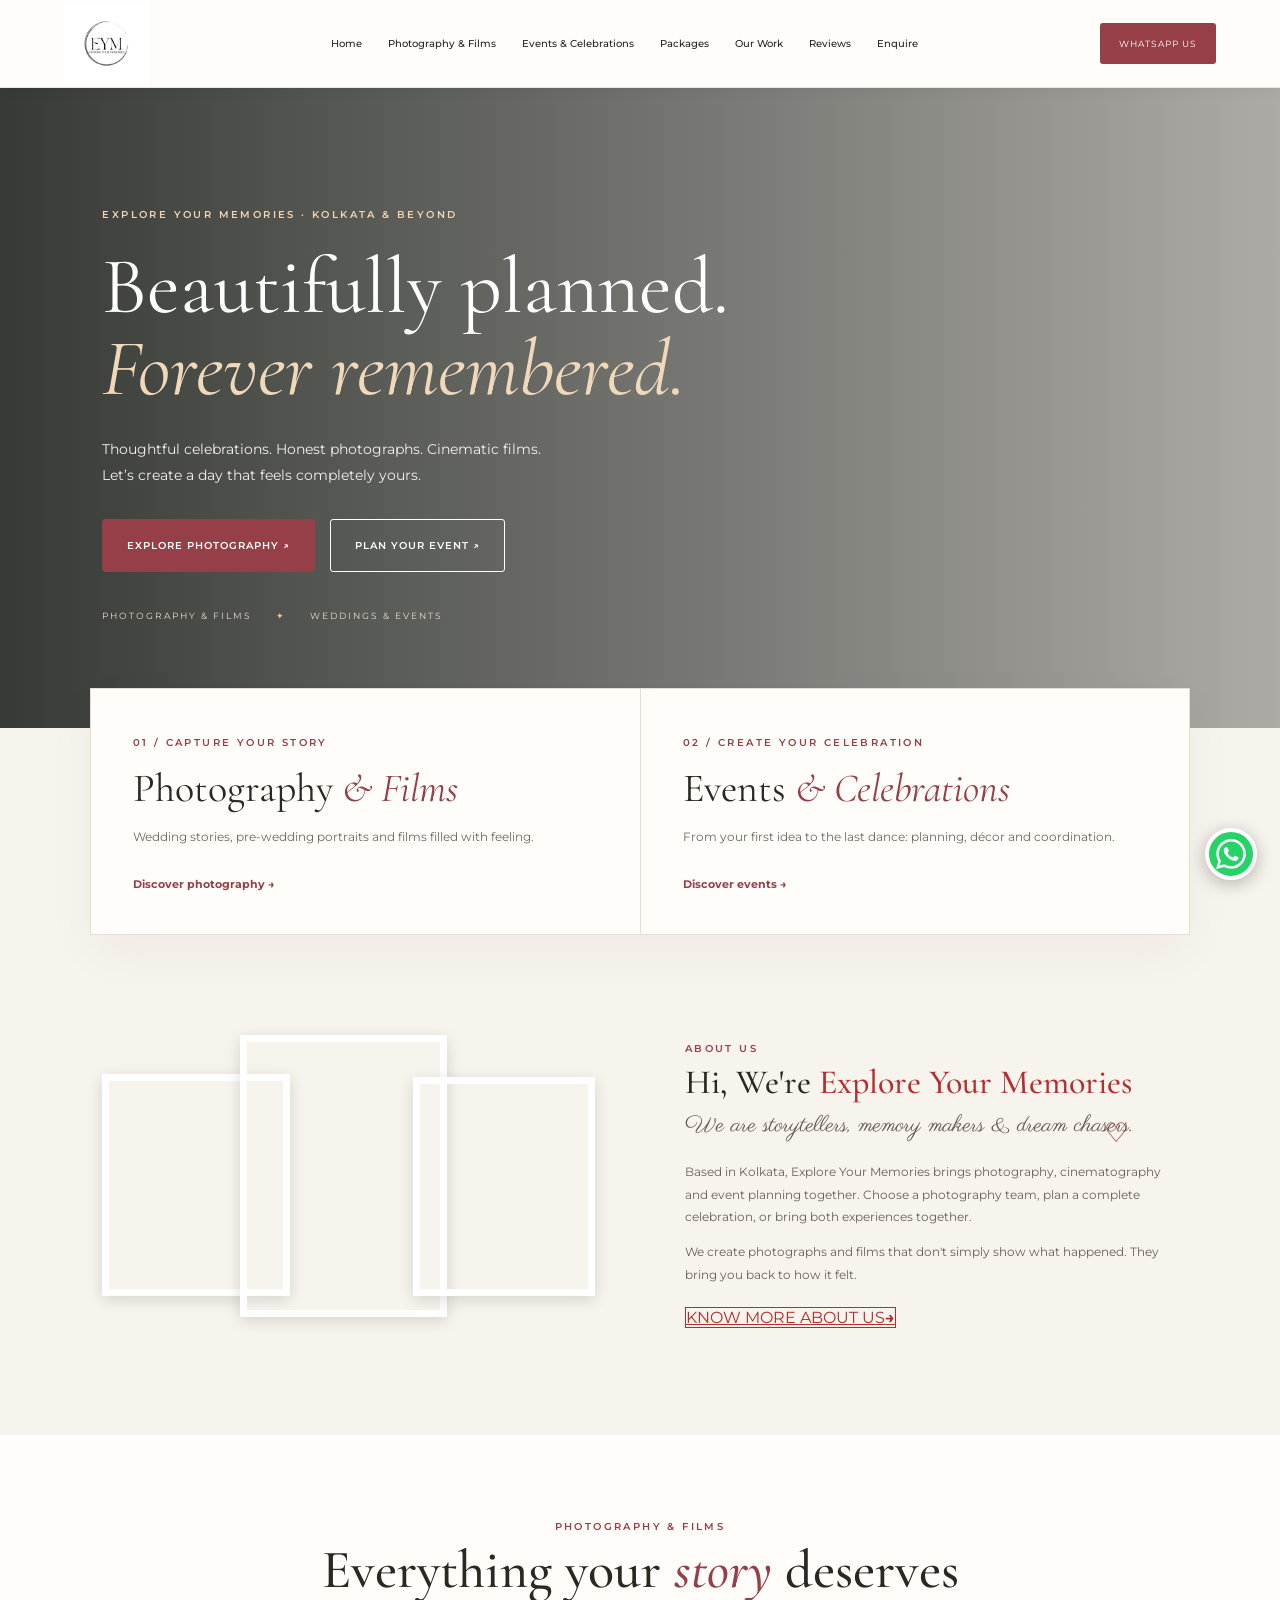
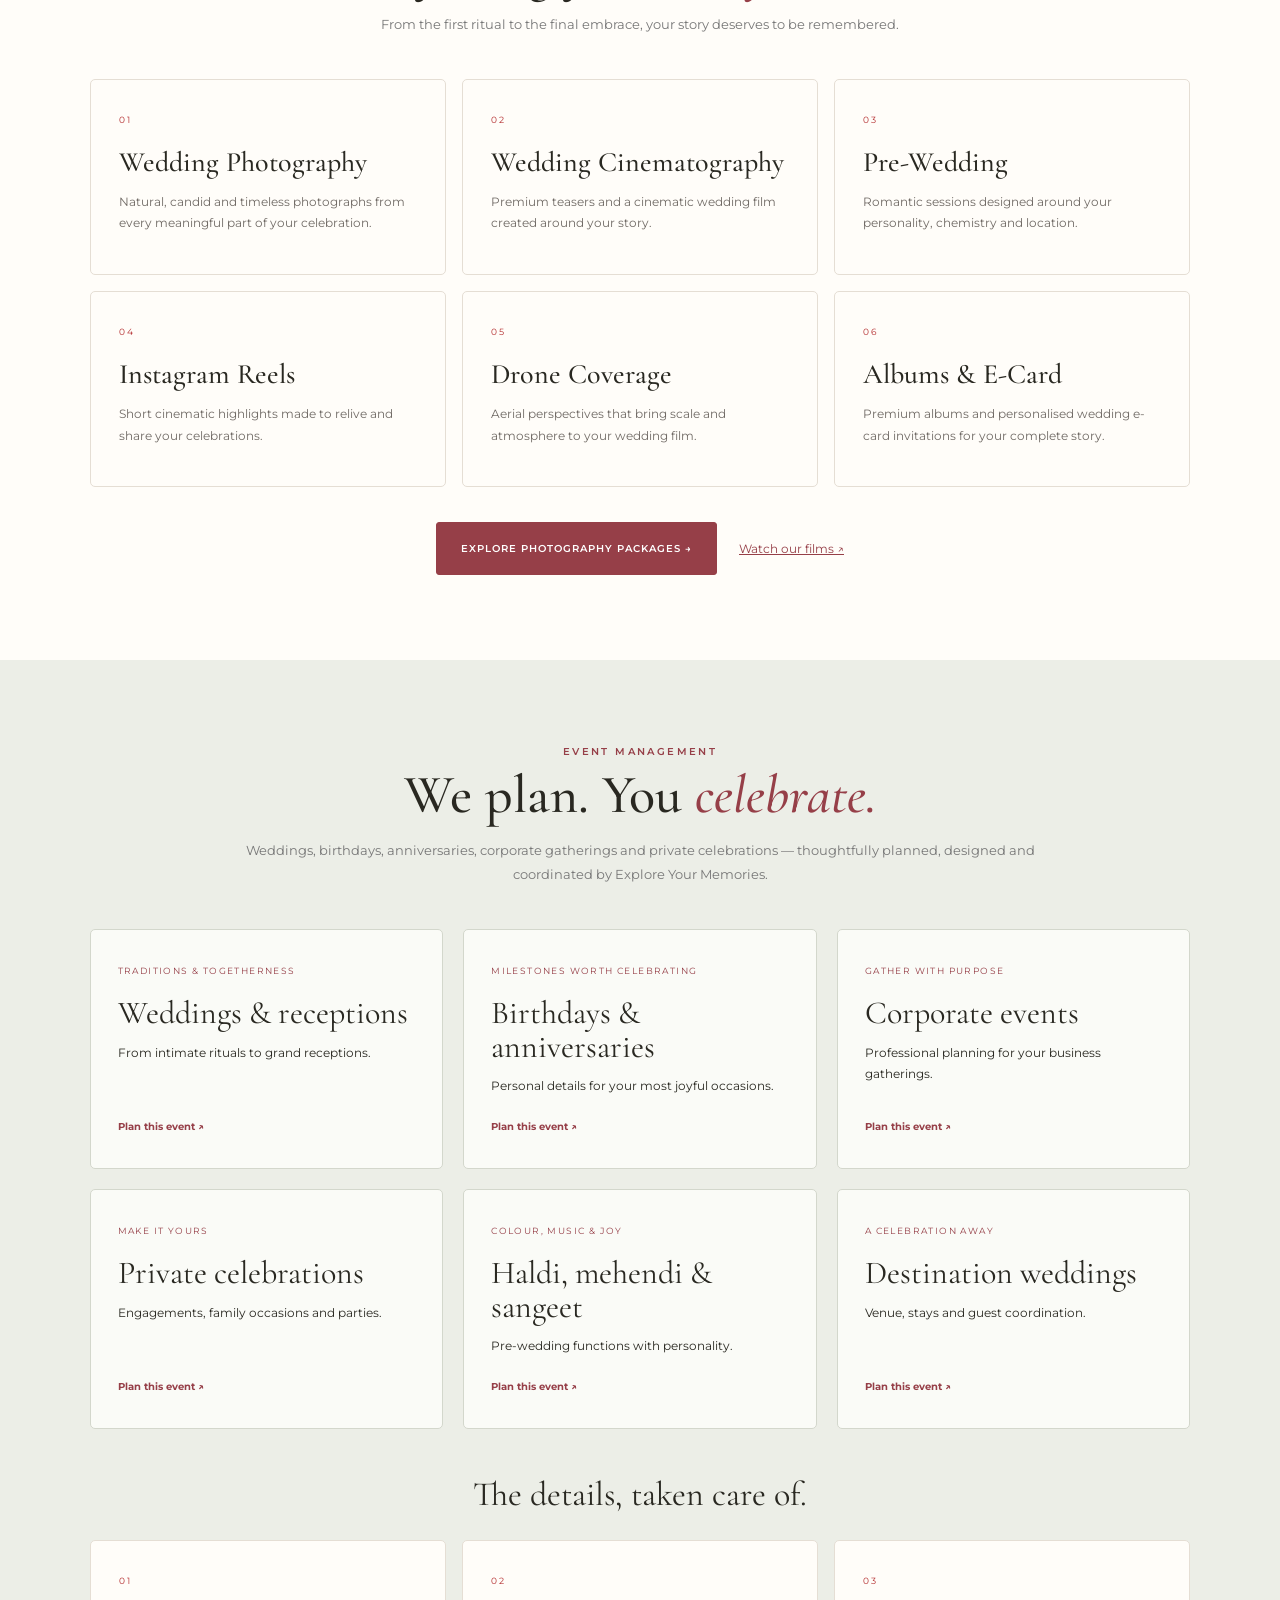
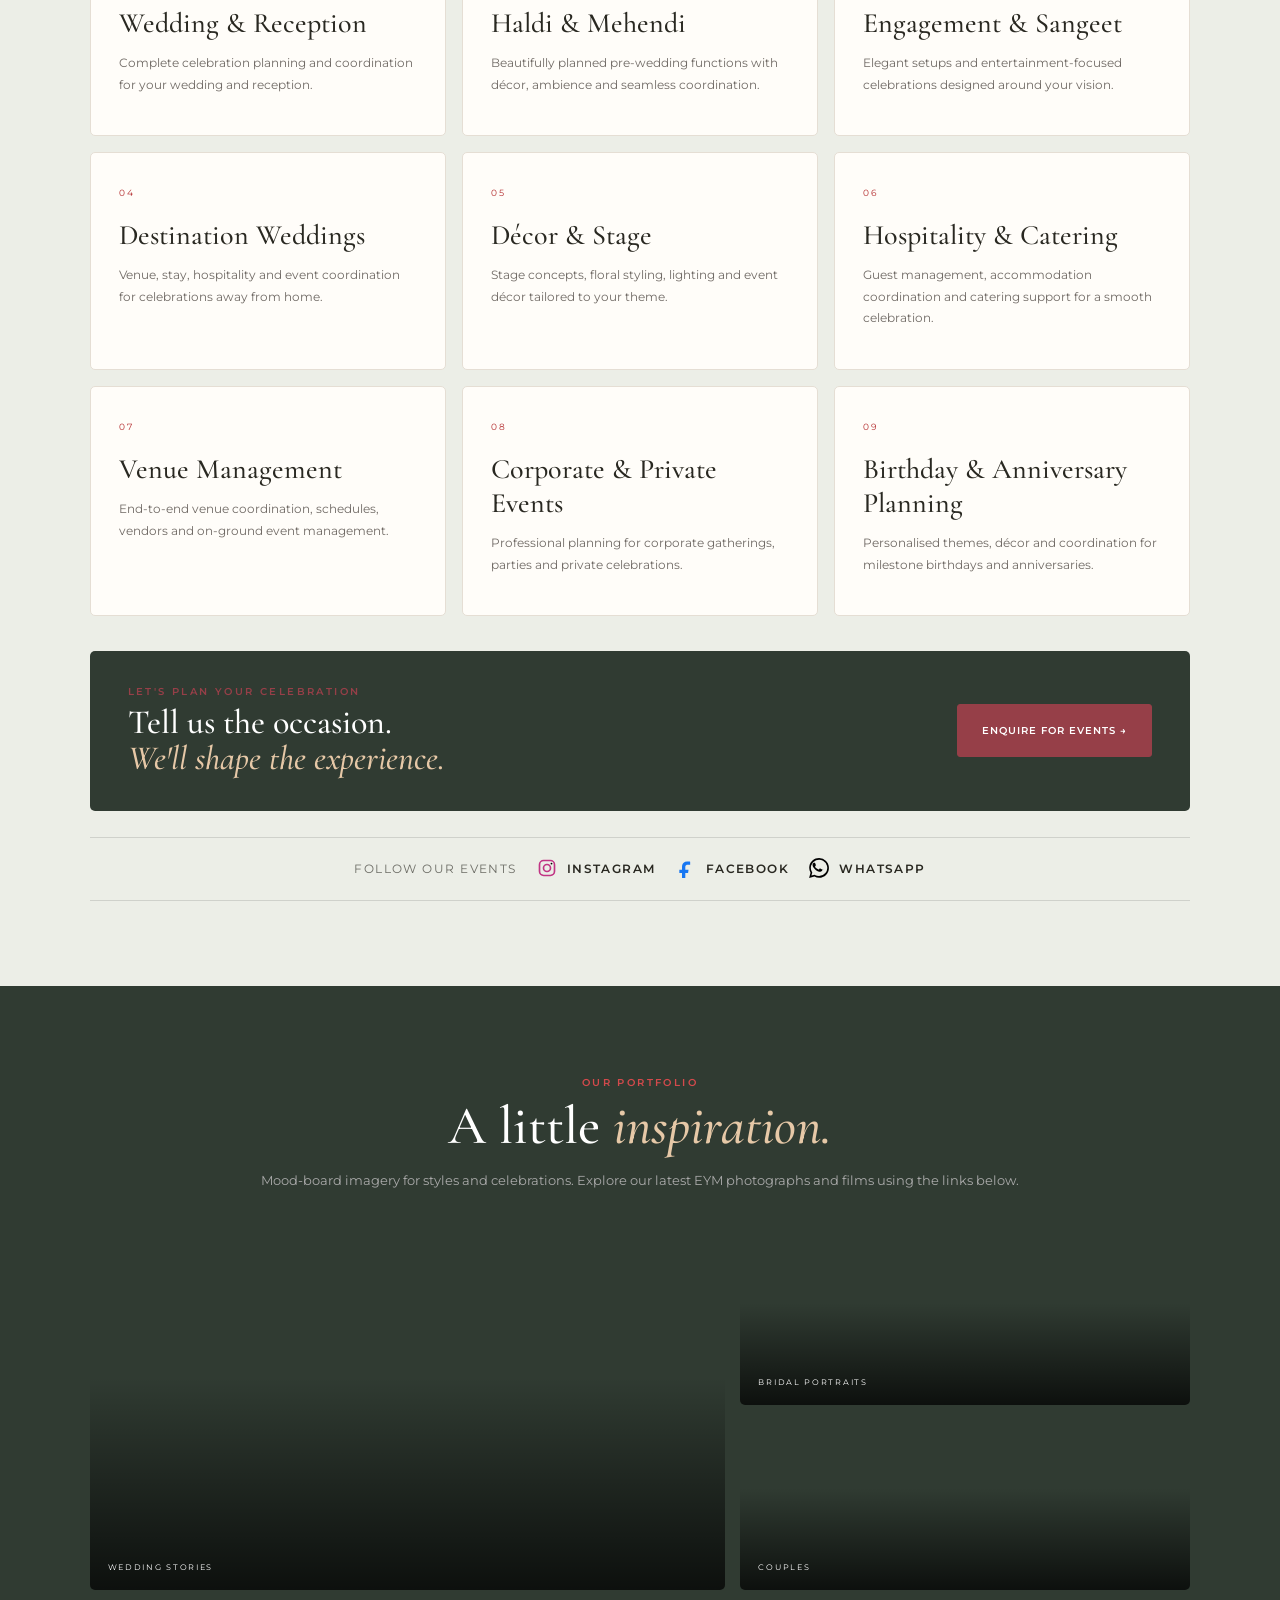
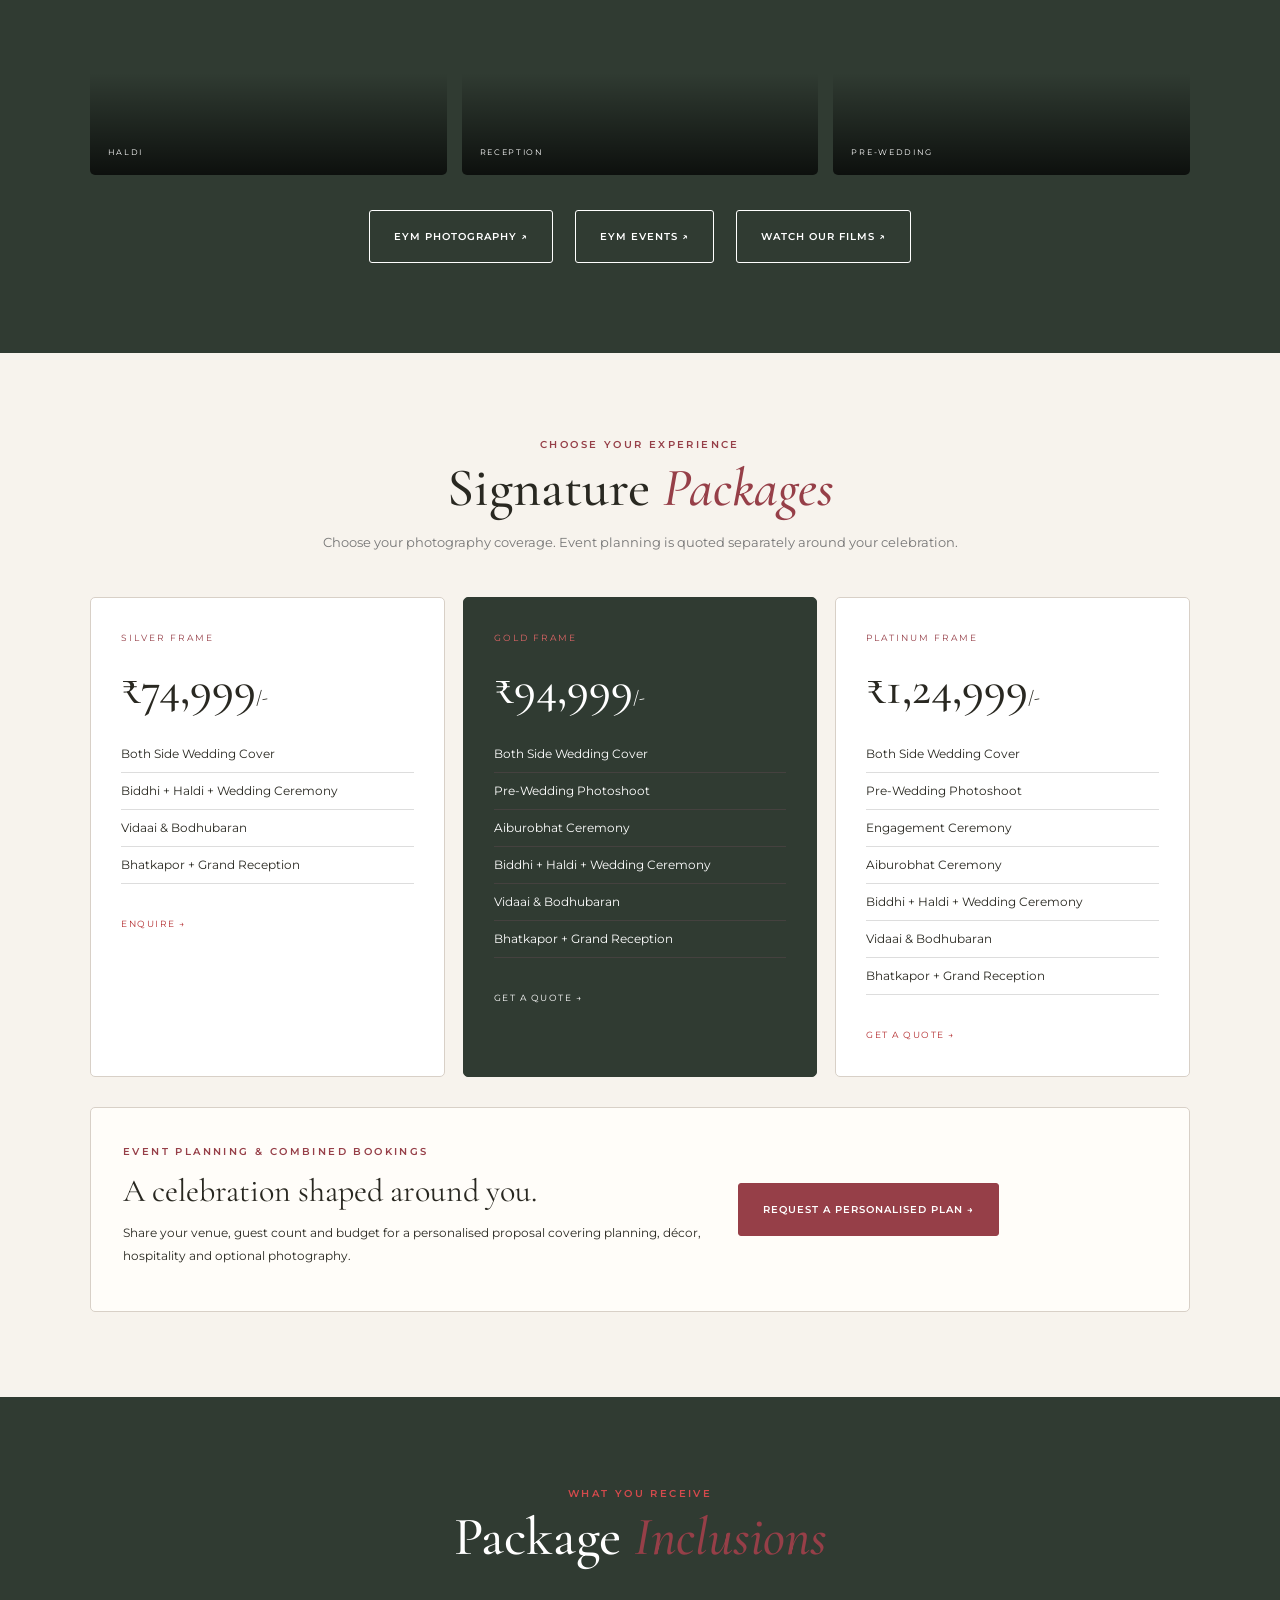
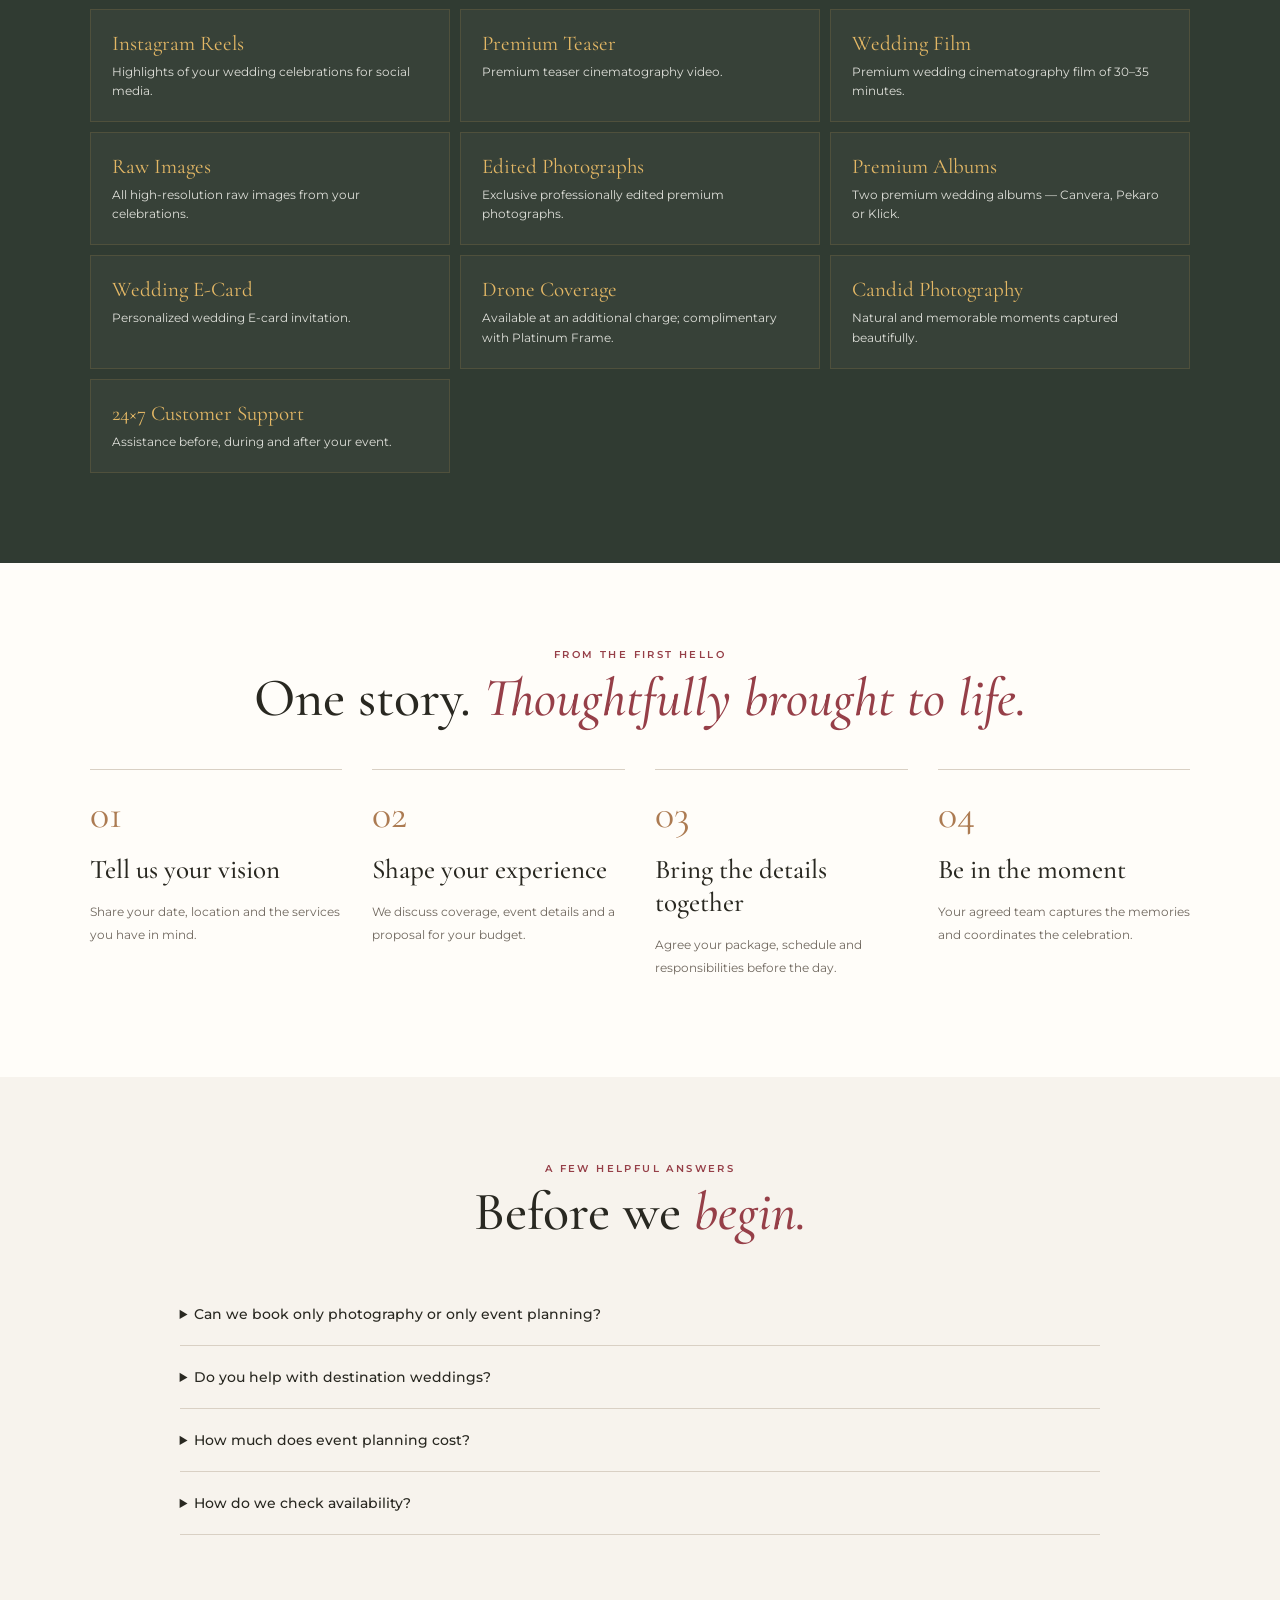
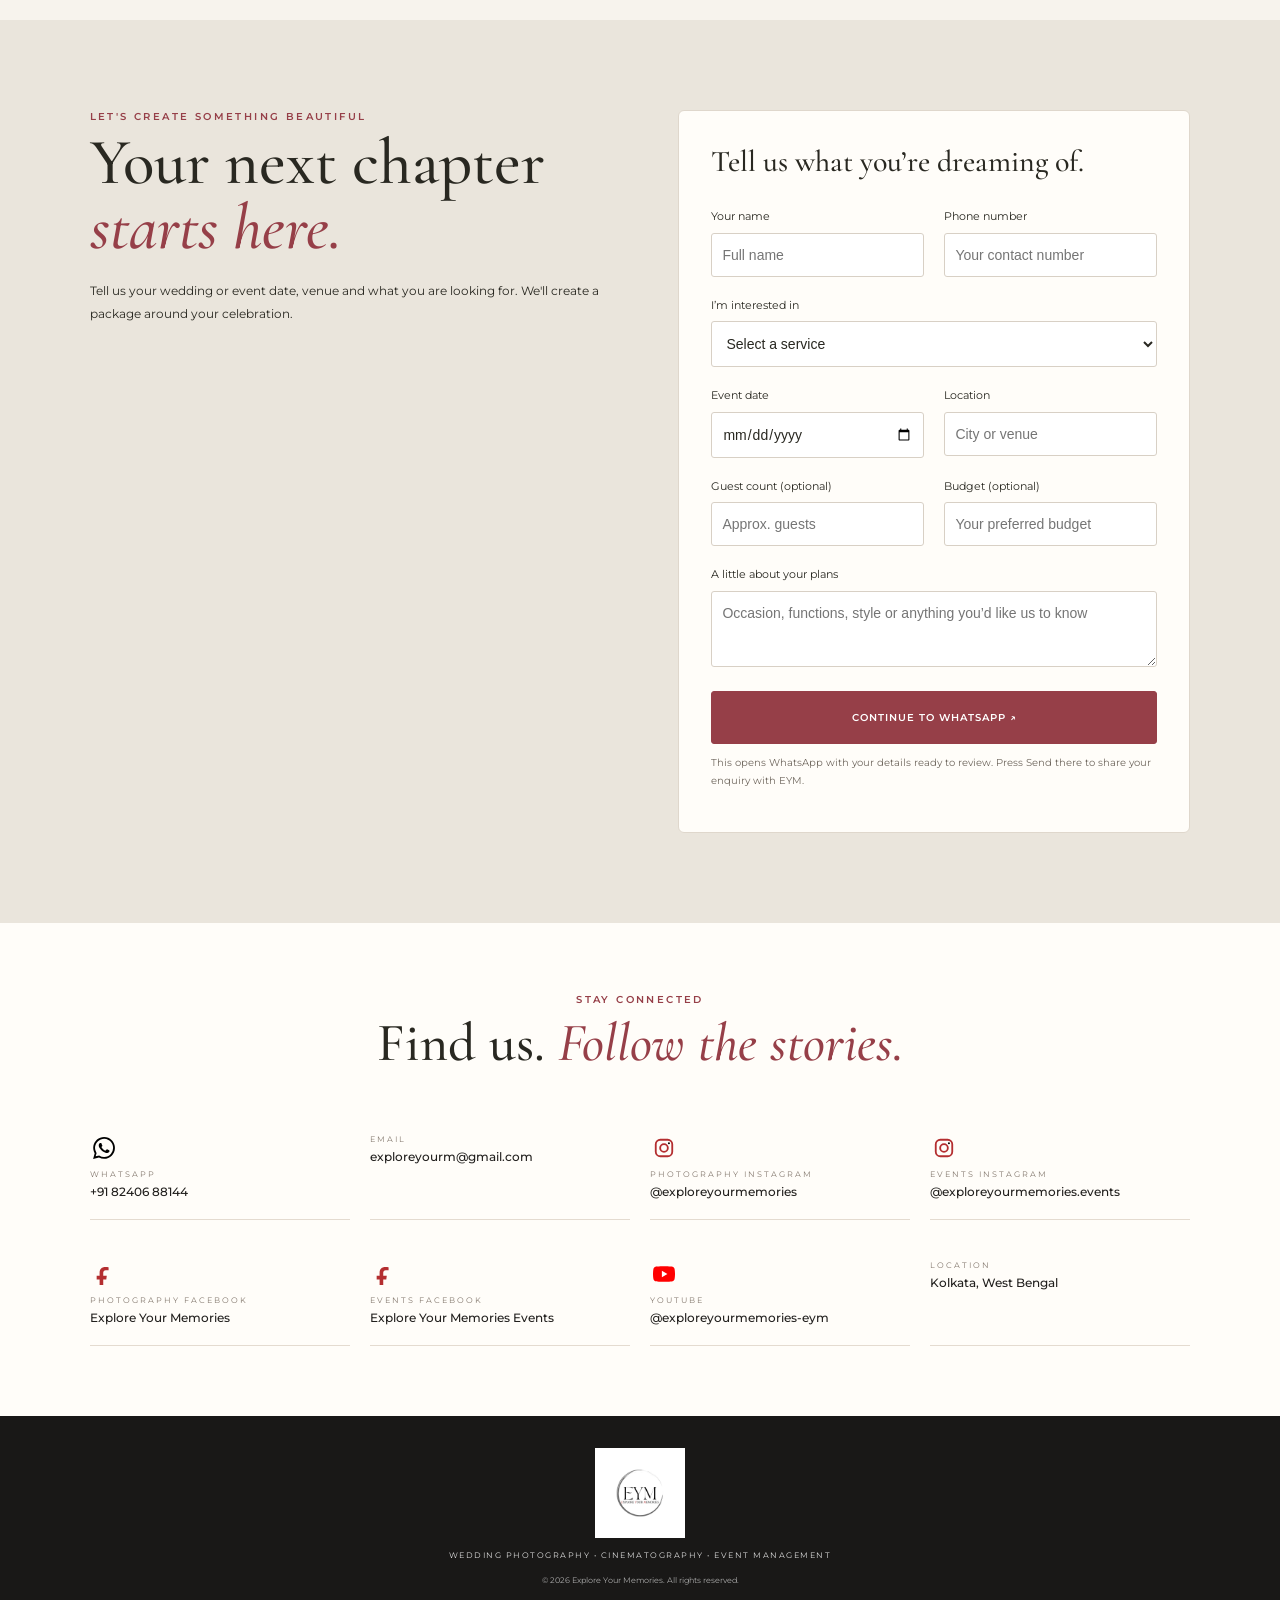
<file: index.html>
<!DOCTYPE html>

<html lang="en">
<head>
<meta charset="utf-8"/><meta content="width=device-width,initial-scale=1" name="viewport"/>
<title>Explore Your Memories | Wedding Photography &amp; Event Management</title>
<meta content="Explore Your Memories — premium wedding photography, cinematography and event management in Kolkata." name="description"/>
<link href="https://fonts.googleapis.com" rel="preconnect"/><link crossorigin="" href="https://fonts.gstatic.com" rel="preconnect"/>
<link href="https://fonts.googleapis.com/css2?family=Cormorant+Garamond:wght@400;500;600;700&amp;family=Montserrat:wght@300;400;500;600&amp;family=Parisienne&amp;display=swap" rel="stylesheet"/>
<link href="style.css?v=20260917" rel="stylesheet"/>
</head>
<body><a class="skip-link" href="#home">Skip to content</a>
<header class="header">
<a class="brand" href="#home"><img alt="Explore Your Memories" src="assets/logo.png"/></a>
<nav id="nav"><a href="#home">Home</a><a href="#services">Photography &amp; Films</a><a href="#events">Events &amp; Celebrations</a><a href="#packages">Packages</a><a href="#portfolio">Our Work</a><a href="/review/">Reviews</a><a href="#contact">Enquire</a></nav>
<a class="header-wa" href="https://wa.me/918240688144?text=Hi%20Explore%20Your%20Memories%2C%20I%27d%20like%20to%20discuss%20my%20wedding." rel="noopener noreferrer" target="_blank">WHATSAPP US</a>
<button aria-controls="nav" aria-expanded="false" aria-label="Open navigation" class="hamburger">☰</button>
</header>
<section class="hero" id="home"><div class="hero-bg"></div><div class="hero-overlay"></div>
<div class="hero-content"><div class="eyebrow">EXPLORE YOUR MEMORIES · KOLKATA &amp; BEYOND</div><h1>Beautifully planned.<br/><em>Forever remembered.</em></h1><p>Thoughtful celebrations. Honest photographs. Cinematic films.<br/>Let’s create a day that feels completely yours.</p><div class="hero-actions"><a class="btn red" href="#services">EXPLORE PHOTOGRAPHY ↗</a><a class="btn white" href="#events">PLAN YOUR EVENT ↗</a></div><div class="hero-note">PHOTOGRAPHY &amp; FILMS <span>✦</span> WEDDINGS &amp; EVENTS</div></div>
</section><section aria-label="Choose your experience" class="pathways"><a href="#services"><span class="kicker">01 / CAPTURE YOUR STORY</span><h2>Photography <em>&amp; Films</em></h2><p>Wedding stories, pre-wedding portraits and films filled with feeling.</p><b>Discover photography →</b></a><a href="#events"><span class="kicker">02 / CREATE YOUR CELEBRATION</span><h2>Events <em>&amp; Celebrations</em></h2><p>From your first idea to the last dance: planning, décor and coordination.</p><b>Discover events →</b></a></section>
<section class="about" id="about"><div class="about-collage"><div class="pic pic1"></div><div class="pic pic2"></div><div class="pic pic3"></div></div>
<div class="about-text"><div class="kicker">ABOUT US</div><h2>Hi, We're <em>Explore Your Memories</em></h2><div class="script">We are storytellers, memory makers &amp; dream chasers.</div><div class="heart">♡</div>
<p>Based in Kolkata, Explore Your Memories brings photography, cinematography and event planning together. Choose a photography team, plan a complete celebration, or bring both experiences together.</p>
<p>We create photographs and films that don't simply show what happened. They bring you back to how it felt.</p>
<a class="outline red-outline" href="#contact">KNOW MORE ABOUT US <b>→</b></a></div></section>
<section class="services" id="services"><div class="heading"><div class="kicker">PHOTOGRAPHY &amp; FILMS</div><h2>Everything your <em>story</em> deserves</h2><p>From the first ritual to the final embrace, your story deserves to be remembered.</p></div>
<div class="service-grid">
<article><span>01</span><h3>Wedding Photography</h3><p>Natural, candid and timeless photographs from every meaningful part of your celebration.</p></article>
<article><span>02</span><h3>Wedding Cinematography</h3><p>Premium teasers and a cinematic wedding film created around your story.</p></article>
<article><span>03</span><h3>Pre-Wedding</h3><p>Romantic sessions designed around your personality, chemistry and location.</p></article>
<article><span>04</span><h3>Instagram Reels</h3><p>Short cinematic highlights made to relive and share your celebrations.</p></article>
<article><span>05</span><h3>Drone Coverage</h3><p>Aerial perspectives that bring scale and atmosphere to your wedding film.</p></article>
<article><span>06</span><h3>Albums &amp; E-Card</h3><p>Premium albums and personalised wedding e-card invitations for your complete story.</p></article>
</div><div class="section-actions"><a class="btn red" href="#packages">EXPLORE PHOTOGRAPHY PACKAGES →</a><a class="text-link" href="https://www.youtube.com/@exploreyourmemories-eym" rel="noopener noreferrer" target="_blank">Watch our films ↗</a></div></section>
<section class="events" id="events">
<div class="heading"><div class="kicker">EVENT MANAGEMENT</div><h2>We plan. You <em>celebrate.</em></h2><p>Weddings, birthdays, anniversaries, corporate gatherings and private celebrations — thoughtfully planned, designed and coordinated by Explore Your Memories.</p></div><div class="style-grid"><a data-service="Events &amp; Celebrations" data-style="Weddings &amp; receptions" href="#contact"><span>TRADITIONS &amp; TOGETHERNESS</span><h3>Weddings &amp; receptions</h3><p>From intimate rituals to grand receptions.</p><b>Plan this event ↗</b></a><a data-service="Events &amp; Celebrations" data-style="Birthdays &amp; anniversaries" href="#contact"><span>MILESTONES WORTH CELEBRATING</span><h3>Birthdays &amp; anniversaries</h3><p>Personal details for your most joyful occasions.</p><b>Plan this event ↗</b></a><a data-service="Events &amp; Celebrations" data-style="Corporate events" href="#contact"><span>GATHER WITH PURPOSE</span><h3>Corporate events</h3><p>Professional planning for your business gatherings.</p><b>Plan this event ↗</b></a><a data-service="Events &amp; Celebrations" data-style="Private celebrations" href="#contact"><span>MAKE IT YOURS</span><h3>Private celebrations</h3><p>Engagements, family occasions and parties.</p><b>Plan this event ↗</b></a><a data-service="Events &amp; Celebrations" data-style="Haldi, mehendi &amp; sangeet" href="#contact"><span>COLOUR, MUSIC &amp; JOY</span><h3>Haldi, mehendi &amp; sangeet</h3><p>Pre-wedding functions with personality.</p><b>Plan this event ↗</b></a><a data-service="Events &amp; Celebrations" data-style="Destination weddings" href="#contact"><span>A CELEBRATION AWAY</span><h3>Destination weddings</h3><p>Venue, stays and guest coordination.</p><b>Plan this event ↗</b></a></div><h3 class="subheading">The details, taken care of.</h3>
<div class="event-grid">
<article><span>01</span><h3>Wedding &amp; Reception</h3><p>Complete celebration planning and coordination for your wedding and reception.</p></article>
<article><span>02</span><h3>Haldi &amp; Mehendi</h3><p>Beautifully planned pre-wedding functions with décor, ambience and seamless coordination.</p></article>
<article><span>03</span><h3>Engagement &amp; Sangeet</h3><p>Elegant setups and entertainment-focused celebrations designed around your vision.</p></article>
<article><span>04</span><h3>Destination Weddings</h3><p>Venue, stay, hospitality and event coordination for celebrations away from home.</p></article>
<article><span>05</span><h3>Décor &amp; Stage</h3><p>Stage concepts, floral styling, lighting and event décor tailored to your theme.</p></article>
<article><span>06</span><h3>Hospitality &amp; Catering</h3><p>Guest management, accommodation coordination and catering support for a smooth celebration.</p></article>
<article><span>07</span><h3>Venue Management</h3><p>End-to-end venue coordination, schedules, vendors and on-ground event management.</p></article>
<article><span>08</span><h3>Corporate &amp; Private Events</h3><p>Professional planning for corporate gatherings, parties and private celebrations.</p></article>
<article><span>09</span><h3>Birthday &amp; Anniversary Planning</h3><p>Personalised themes, décor and coordination for milestone birthdays and anniversaries.</p></article>
</div>
<div class="event-cta"><div><div class="kicker">LET'S PLAN YOUR CELEBRATION</div><h3>Tell us the occasion.<br/><em>We'll shape the experience.</em></h3></div><a class="btn red" href="https://wa.me/918240688144?text=Hi%20Explore%20Your%20Memories%2C%20I%27d%20like%20to%20discuss%20event%20management%20for%20my%20celebration." rel="noopener noreferrer" target="_blank">ENQUIRE FOR EVENTS →</a></div>
<div class="event-socials"><span>FOLLOW OUR EVENTS</span><a aria-label="Events Instagram" href="https://www.instagram.com/exploreyourmemories.events?utm_source=ig_web_button_share_sheet&amp;igsi=ZDNlZDc0MzIxNw==" rel="noopener noreferrer" target="_blank"><span class="social-icon instagram-icon"><svg viewbox="0 0 24 24"><rect fill="none" height="18" rx="5" stroke="currentColor" stroke-width="2" width="18" x="3" y="3"></rect><circle cx="12" cy="12" fill="none" r="4.2" stroke="currentColor" stroke-width="2"></circle><circle cx="17.4" cy="6.7" r="1.1"></circle></svg></span> Instagram</a><a aria-label="Events Facebook" href="https://www.facebook.com/share/19KRvjHw8R/?mibextid=wwXIfr" rel="noopener noreferrer" target="_blank"><span class="social-icon facebook-icon"><svg viewbox="0 0 24 24"><path d="M14 8h3V4.5c-.52-.07-1.92-.2-3.67-.2-3.63 0-6.12 2.22-6.12 6.3V14H4v4h3.21v6h3.96v-6h3.33l.53-4h-3.86v-3.13C11.17 9.71 11.69 8 14 8Z" fill="currentColor"></path></svg></span> Facebook</a><a aria-label="Events WhatsApp" href="https://wa.me/918240688144?text=Hi%20Explore%20Your%20Memories%20Events%2C%20I%27d%20like%20to%20discuss%20event%20management." rel="noopener noreferrer" target="_blank"><span class="social-icon whatsapp-icon"><svg viewbox="0 0 24 24"><path d="M20.5 3.5A11.8 11.8 0 0 0 12.08 0C5.55 0 .24 5.31.24 11.84c0 2.09.55 4.13 1.6 5.93L.13 24l6.38-1.67a11.82 11.82 0 0 0 5.57 1.41h.01c6.53 0 11.84-5.31 11.84-11.84 0-3.16-1.23-6.13-3.43-8.4ZM12.09 21.7h-.01a9.82 9.82 0 0 1-5-1.36l-.36-.21-3.78.99 1.01-3.69-.23-.38a9.82 9.82 0 1 1 8.37 4.65Zm5.39-7.36c-.29-.15-1.71-.84-1.98-.94-.27-.1-1.71-.84-1.98-.94-.27-.1-.46-.15-.66.15-.19.29-.75.94-.92 1.13-.17.2-.34.22-.63.07-.29-.15-1.23-.45-2.34-1.43-.87-.77-1.46-1.72-1.63-2.01-.17-.29-.02-.45.13-.6.13-.13.29-.34.44-.51.15-.17.19-.29.29-.49.1-.2.05-.37-.02-.51-.07-.15-.66-1.59-.9-2.18-.24-.57-.48-.49-.66-.5h-.56c-.2 0-.51.07-.78.37-.27.29-1.02 1-1.02 2.43s1.04 2.82 1.19 3.02c.15.2 2.04 3.11 4.94 4.36.69.3 1.23.49 1.65.63.69.22 1.32.19 1.82.12.55-.08 1.71-.7 1.95-1.38.24-.68.24-1.26.17-1.38-.07-.12-.27-.19-.56-.34Z"></path></svg></span> WhatsApp</a></div>
</section>
<section class="portfolio" id="portfolio"><div class="heading dark"><div class="kicker">OUR PORTFOLIO</div><h2>A little <em>inspiration.</em></h2><p>Mood-board imagery for styles and celebrations. Explore our latest EYM photographs and films using the links below.</p></div>
<div class="gallery"><div class="g big g1"><span>WEDDING STORIES</span></div><div class="g g2"><span>BRIDAL PORTRAITS</span></div><div class="g g3"><span>COUPLES</span></div><div class="g g4"><span>HALDI</span></div><div class="g g5"><span>RECEPTION</span></div><div class="g g6"><span>PRE-WEDDING</span></div></div><div class="section-actions"><a class="btn white" href="https://www.instagram.com/exploreyourmemories" rel="noopener noreferrer" target="_blank">EYM PHOTOGRAPHY ↗</a><a class="btn white" href="https://www.instagram.com/exploreyourmemories.events" rel="noopener noreferrer" target="_blank">EYM EVENTS ↗</a><a class="btn white" href="https://www.youtube.com/@exploreyourmemories-eym" rel="noopener noreferrer" target="_blank">WATCH OUR FILMS ↗</a></div></section>
<section class="packages" id="packages"><div class="heading"><div class="kicker">CHOOSE YOUR EXPERIENCE</div><h2>Signature <em>Packages</em></h2><p>Choose your photography coverage. Event planning is quoted separately around your celebration.</p></div>
<div class="package-grid">
<article class="package"><div class="package-name">SILVER FRAME</div><h3>₹74,999<small>/-</small></h3><ul><li>Both Side Wedding Cover</li><li>Biddhi + Haldi + Wedding Ceremony</li><li>Vidaai &amp; Bodhubaran</li><li>Bhatkapor + Grand Reception</li></ul><a href="https://wa.me/918240688144?text=Hi%2C%20I%27m%20interested%20in%20the%20Silver%20Frame%20package." rel="noopener noreferrer" target="_blank">ENQUIRE →</a></article>
<article class="package featured"><div class="package-name">GOLD FRAME</div><h3>₹94,999<small>/-</small></h3><ul><li>Both Side Wedding Cover</li><li>Pre-Wedding Photoshoot</li><li>Aiburobhat Ceremony</li><li>Biddhi + Haldi + Wedding Ceremony</li><li>Vidaai &amp; Bodhubaran</li><li>Bhatkapor + Grand Reception</li></ul><a href="https://wa.me/918240688144?text=Hi%2C%20I%27m%20interested%20in%20the%20Gold%20Frame%20package." rel="noopener noreferrer" target="_blank">GET A QUOTE →</a></article>
<article class="package"><div class="package-name">PLATINUM FRAME</div><h3>₹1,24,999<small>/-</small></h3><ul><li>Both Side Wedding Cover</li><li>Pre-Wedding Photoshoot</li><li>Engagement Ceremony</li><li>Aiburobhat Ceremony</li><li>Biddhi + Haldi + Wedding Ceremony</li><li>Vidaai &amp; Bodhubaran</li><li>Bhatkapor + Grand Reception</li></ul><a href="https://wa.me/918240688144?text=Hi%2C%20I%27m%20interested%20in%20the%20Platinum%20Frame%20package." rel="noopener noreferrer" target="_blank">GET A QUOTE →</a></article>
</div><div class="event-package"><div><span class="kicker">EVENT PLANNING &amp; COMBINED BOOKINGS</span><h3>A celebration shaped around you.</h3><p>Share your venue, guest count and budget for a personalised proposal covering planning, décor, hospitality and optional photography.</p></div><a class="btn red" data-service="Photography + Event Planning" href="#contact">REQUEST A PERSONALISED PLAN →</a></div></section>
<section class="inclusions"><div class="heading dark"><div class="kicker">WHAT YOU RECEIVE</div><h2>Package <em>Inclusions</em></h2></div>
<div class="inclusion-grid"><div><b>Instagram Reels</b><p>Highlights of your wedding celebrations for social media.</p></div><div><b>Premium Teaser</b><p>Premium teaser cinematography video.</p></div><div><b>Wedding Film</b><p>Premium wedding cinematography film of 30–35 minutes.</p></div><div><b>Raw Images</b><p>All high-resolution raw images from your celebrations.</p></div><div><b>Edited Photographs</b><p>Exclusive professionally edited premium photographs.</p></div><div><b>Premium Albums</b><p>Two premium wedding albums — Canvera, Pekaro or Klick.</p></div><div><b>Wedding E-Card</b><p>Personalized wedding E-card invitation.</p></div><div><b>Drone Coverage</b><p>Available at an additional charge; complimentary with Platinum Frame.</p></div><div><b>Candid Photography</b><p>Natural and memorable moments captured beautifully.</p></div><div><b>24×7 Customer Support</b><p>Assistance before, during and after your event.</p></div></div></section>
<section class="process" id="process"><div class="heading"><div class="kicker">FROM THE FIRST HELLO</div><h2>One story. <em>Thoughtfully brought to life.</em></h2></div><div class="process-grid"><article><span>01</span><h3>Tell us your vision</h3><p>Share your date, location and the services you have in mind.</p></article><article><span>02</span><h3>Shape your experience</h3><p>We discuss coverage, event details and a proposal for your budget.</p></article><article><span>03</span><h3>Bring the details together</h3><p>Agree your package, schedule and responsibilities before the day.</p></article><article><span>04</span><h3>Be in the moment</h3><p>Your agreed team captures the memories and coordinates the celebration.</p></article></div></section><section class="faq" id="faq"><div class="heading"><div class="kicker">A FEW HELPFUL ANSWERS</div><h2>Before we <em>begin.</em></h2></div><details><summary>Can we book only photography or only event planning?</summary><p>Yes. Enquire about either service separately, or request a combined photography and event planning proposal.</p></details><details><summary>Do you help with destination weddings?</summary><p>We can discuss venue coordination, accommodation, hospitality and event arrangements based on your chosen location, dates and requirements.</p></details><details><summary>How much does event planning cost?</summary><p>Event costs depend on the venue, guest count, number of functions, décor and services. Share your requirements for a personalised quote.</p></details><details><summary>How do we check availability?</summary><p>Send your date and location through the enquiry form or call us. The team will confirm availability and discuss the next steps.</p></details></section><section class="contact" id="contact"><div><div class="kicker">LET'S CREATE SOMETHING BEAUTIFUL</div><h2>Your next chapter<br/><em>starts here.</em></h2><p>Tell us your wedding or event date, venue and what you are looking for. We'll create a package around your celebration.</p></div>
<form class="enquiry-form" id="enquiry-form"><h3>Tell us what you’re dreaming of.</h3><div class="form-grid"><label>Your name<input autocomplete="name" maxlength="100" name="name" placeholder="Full name" required=""/></label><label>Phone number<input autocomplete="tel" name="phone" pattern="[+0-9 ()-]{7,20}" placeholder="Your contact number" required="" type="tel"/></label><label class="full">I’m interested in<select id="enquiry-service" name="service" required=""><option value="">Select a service</option><option>Photography &amp; Films</option><option>Events &amp; Celebrations</option><option>Photography + Event Planning</option></select></label><label>Event date<input name="date" required="" type="date"/></label><label>Location<input maxlength="150" name="location" placeholder="City or venue" required=""/></label><label>Guest count (optional)<input max="100000" min="1" name="guests" placeholder="Approx. guests" type="number"/></label><label>Budget (optional)<input maxlength="80" name="budget" placeholder="Your preferred budget"/></label><label class="full">A little about your plans<textarea id="enquiry-notes" maxlength="1500" name="notes" placeholder="Occasion, functions, style or anything you’d like us to know" rows="3"></textarea></label></div><button class="btn red" type="submit">CONTINUE TO WHATSAPP ↗</button><p class="form-note">This opens WhatsApp with your details ready to review. Press Send there to share your enquiry with EYM.</p><noscript><p>Please <a href="https://wa.me/918240688144">contact us directly on WhatsApp</a>.</p></noscript></form></section><section class="connect"><div class="heading"><div class="kicker">STAY CONNECTED</div><h2>Find us. <em>Follow the stories.</em></h2></div><div class="contact-info"><a href="https://wa.me/918240688144?text=Hi%20Explore%20Your%20Memories%2C%20I%27d%20like%20to%20check%20wedding%20photography%20availability." rel="noopener noreferrer" target="_blank"><span aria-hidden="true" class="social-icon whatsapp-icon"><svg viewbox="0 0 24 24"><path d="M20.5 3.5A11.8 11.8 0 0 0 12.08 0C5.55 0 .24 5.31.24 11.84c0 2.09.55 4.13 1.6 5.93L.13 24l6.38-1.67a11.82 11.82 0 0 0 5.57 1.41h.01c6.53 0 11.84-5.31 11.84-11.84 0-3.16-1.23-6.13-3.43-8.4ZM12.09 21.7h-.01a9.82 9.82 0 0 1-5-1.36l-.36-.21-3.78.99 1.01-3.69-.23-.38a9.82 9.82 0 1 1 8.37 4.65Zm5.39-7.36c-.29-.15-1.71-.84-1.98-.94-.27-.1-.46-.15-.66.15-.19.29-.75.94-.92 1.13-.17.2-.34.22-.63.07-.29-.15-1.23-.45-2.34-1.43-.87-.77-1.46-1.72-1.63-2.01-.17-.29-.02-.45.13-.6.13-.13.29-.34.44-.51.15-.17.19-.29.29-.49.1-.2.05-.37-.02-.51-.07-.15-.66-1.59-.9-2.18-.24-.57-.48-.49-.66-.5h-.56c-.2 0-.51.07-.78.37-.27.29-1.02 1-1.02 2.43s1.04 2.82 1.19 3.02c.15.2 2.04 3.11 4.94 4.36.69.3 1.23.49 1.65.63.69.22 1.32.19 1.82.12.55-.08 1.71-.7 1.95-1.38.24-.68.24-1.26.17-1.38-.07-.12-.27-.19-.56-.34Z"></path></svg></span><small>WHATSAPP</small><strong>+91 82406 88144</strong></a><a href="mailto:exploreyourm@gmail.com"><small>EMAIL</small><strong>exploreyourm@gmail.com</strong></a><a href="https://www.instagram.com/exploreyourmemories?igsh=a2l2eGx6amIxdzMz&amp;utm_source=qr" rel="noopener noreferrer" target="_blank"><span aria-hidden="true" class="social-icon instagram-icon"><svg viewbox="0 0 24 24"><rect fill="none" height="18" rx="5" stroke="currentColor" stroke-width="2" width="18" x="3" y="3"></rect><circle cx="12" cy="12" fill="none" r="4.2" stroke="currentColor" stroke-width="2"></circle><circle cx="17.4" cy="6.7" r="1.1"></circle></svg></span><small>PHOTOGRAPHY INSTAGRAM</small><strong>@exploreyourmemories</strong></a><a href="https://www.instagram.com/exploreyourmemories.events?utm_source=ig_web_button_share_sheet&amp;igsi=ZDNlZDc0MzIxNw==" rel="noopener noreferrer" target="_blank"><span aria-hidden="true" class="social-icon instagram-icon"><svg viewbox="0 0 24 24"><rect fill="none" height="18" rx="5" stroke="currentColor" stroke-width="2" width="18" x="3" y="3"></rect><circle cx="12" cy="12" fill="none" r="4.2" stroke="currentColor" stroke-width="2"></circle><circle cx="17.4" cy="6.7" r="1.1"></circle></svg></span><small>EVENTS INSTAGRAM</small><strong>@exploreyourmemories.events</strong></a><a href="https://www.facebook.com/share/1Bt52Gj1HT/?mibextid=wwXIfr" rel="noopener noreferrer" target="_blank"><span aria-hidden="true" class="social-icon facebook-icon"><svg viewbox="0 0 24 24"><path d="M14 8h3V4.5c-.52-.07-1.92-.2-3.67-.2-3.63 0-6.12 2.22-6.12 6.3V14H4v4h3.21v6h3.96v-6h3.33l.53-4h-3.86v-3.13C11.17 9.71 11.69 8 14 8Z" fill="currentColor"></path></svg></span><small>PHOTOGRAPHY FACEBOOK</small><strong>Explore Your Memories</strong></a><a href="https://www.facebook.com/share/19KRvjHw8R/?mibextid=wwXIfr" rel="noopener noreferrer" target="_blank"><span aria-hidden="true" class="social-icon facebook-icon"><svg viewbox="0 0 24 24"><path d="M14 8h3V4.5c-.52-.07-1.92-.2-3.67-.2-3.63 0-6.12 2.22-6.12 6.3V14H4v4h3.21v6h3.96v-6h3.33l.53-4h-3.86v-3.13C11.17 9.71 11.69 8 14 8Z" fill="currentColor"></path></svg></span><small>EVENTS FACEBOOK</small><strong>Explore Your Memories Events</strong></a><a href="https://www.youtube.com/@exploreyourmemories-eym" rel="noopener noreferrer" target="_blank"><span aria-hidden="true" class="social-icon youtube-icon"><svg viewbox="0 0 24 24"><path d="M23.5 6.2a3 3 0 0 0-2.1-2.1C19.5 3.5 12 3.5 12 3.5s-7.5 0-9.4.6A3 3 0 0 0 .5 6.2 31 31 0 0 0 0 12a31 31 0 0 0 .5 5.8 3 3 0 0 0 2.1 2.1c1.9.6 9.4.6 9.4.6s7.5 0 9.4-.6a3 3 0 0 0 2.1-2.1A31 31 0 0 0 24 12a31 31 0 0 0-.5-5.8Z" fill="currentColor"></path><path d="m9.7 15.6 6-3.6-6-3.6v7.2Z" fill="#fff"></path></svg></span><small>YOUTUBE</small><strong>@exploreyourmemories-eym</strong></a><div><small>LOCATION</small><strong>Kolkata, West Bengal</strong></div></div></section>
<footer><img alt="Explore Your Memories" src="assets/logo.png"/><p>WEDDING PHOTOGRAPHY • CINEMATOGRAPHY • EVENT MANAGEMENT</p><small>© 2026 Explore Your Memories. All rights reserved.</small></footer>
<a aria-label="WhatsApp" class="floating-wa" href="https://wa.me/918240688144" rel="noopener noreferrer" target="_blank"><svg viewbox="0 0 24 24"><path d="M20.5 3.5A11.8 11.8 0 0 0 12.08 0C5.55 0 .24 5.31.24 11.84c0 2.09.55 4.13 1.6 5.93L.13 24l6.38-1.67a11.82 11.82 0 0 0 5.57 1.41h.01c6.53 0 11.84-5.31 11.84-11.84 0-3.16-1.23-6.13-3.43-8.4ZM12.09 21.7h-.01a9.82 9.82 0 0 1-5-1.36l-.36-.21-3.78.99 1.01-3.69-.23-.38a9.82 9.82 0 1 1 8.37 4.65Zm5.39-7.36c-.29-.15-1.71-.84-1.98-.94-.27-.1-.46-.15-.66.15-.19.29-.75.94-.92 1.13-.17.2-.34.22-.63.07-.29-.15-1.23-.45-2.34-1.43-.87-.77-1.46-1.72-1.63-2.01-.17-.29-.02-.45.13-.6.13-.13.29-.34.44-.51.15-.17.19-.29.29-.49.1-.2.05-.37-.02-.51-.07-.15-.66-1.59-.9-2.18-.24-.57-.48-.49-.66-.5h-.56c-.2 0-.51.07-.78.37-.27.29-1.02 1-1.02 2.43s1.04 2.82 1.19 3.02c.15.2 2.04 3.11 4.94 4.36.69.3 1.23.49 1.65.63.69.22 1.32.19 1.82.12.55-.08 1.71-.7 1.95-1.38.24-.68.24-1.26.17-1.38-.07-.12-.27-.19-.56-.34Z"></path></svg></a>
<script defer="" src="script.js"></script></body></html>
</file>
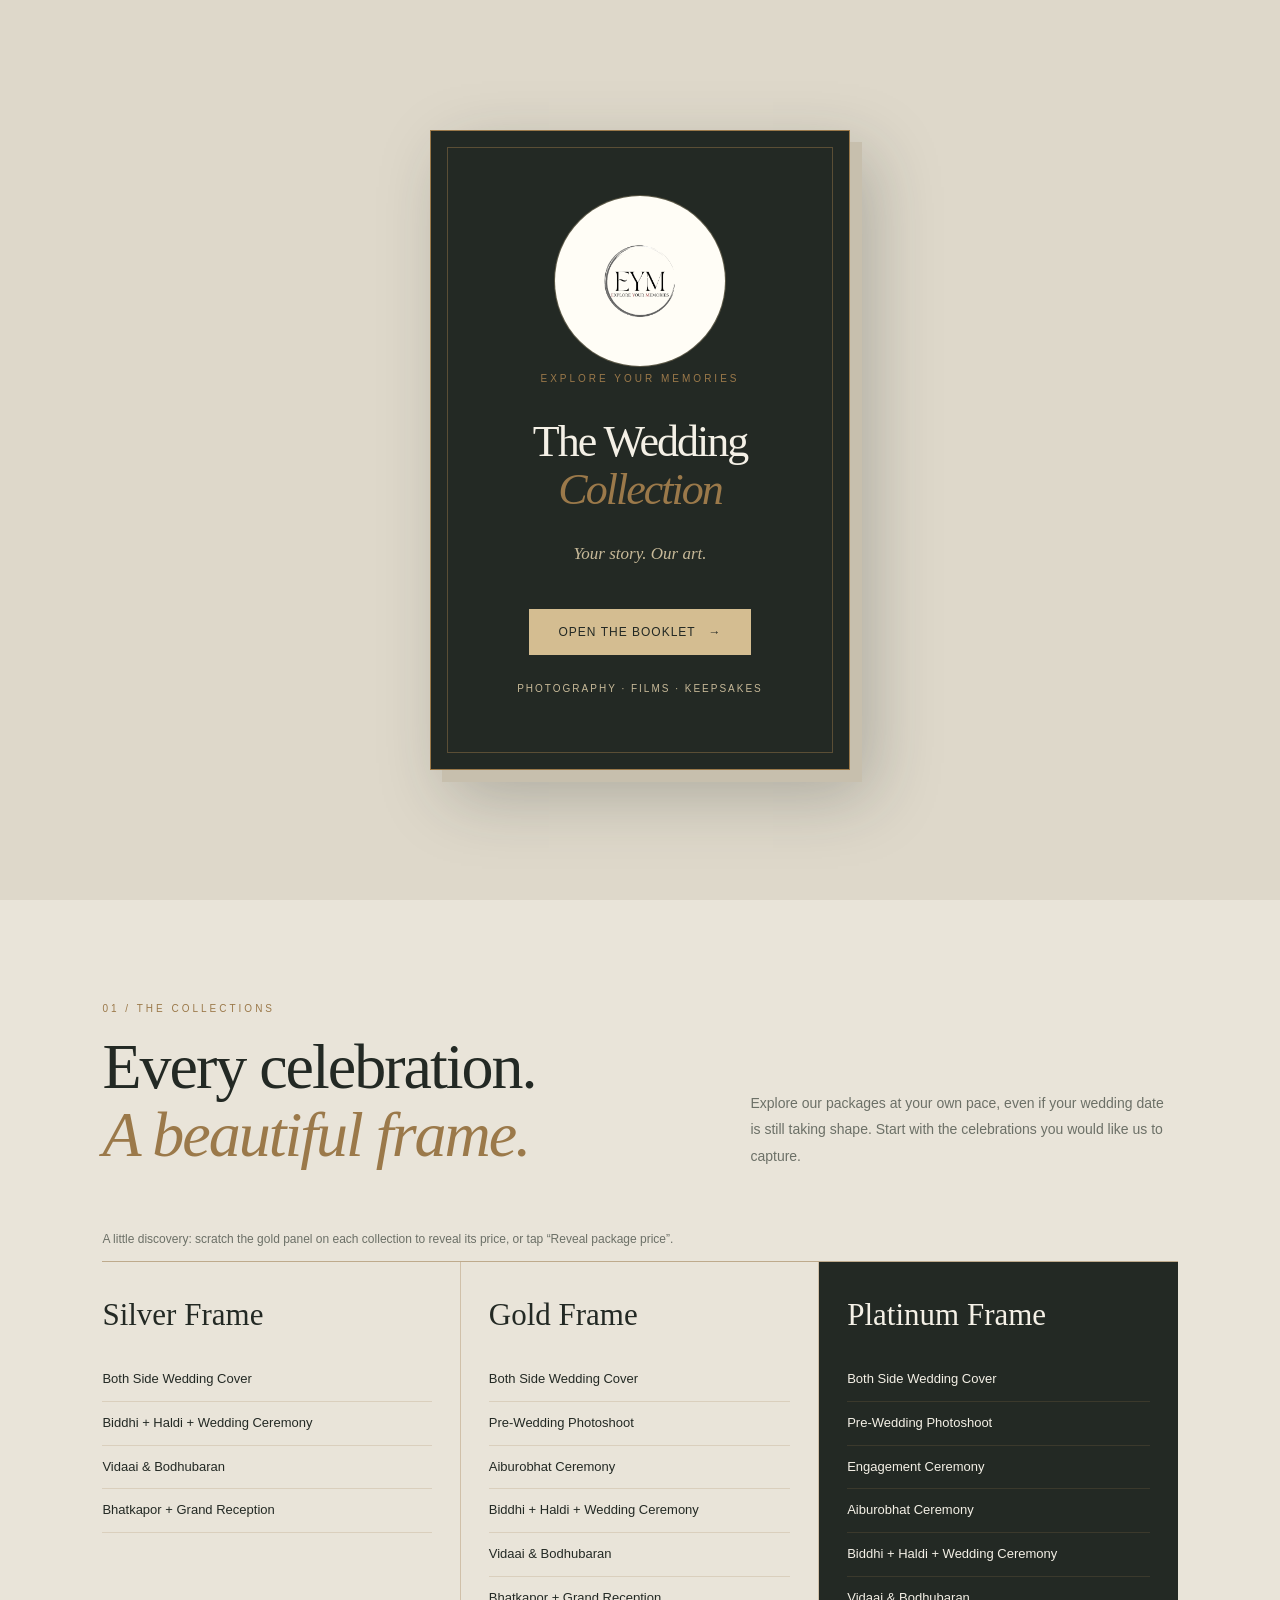
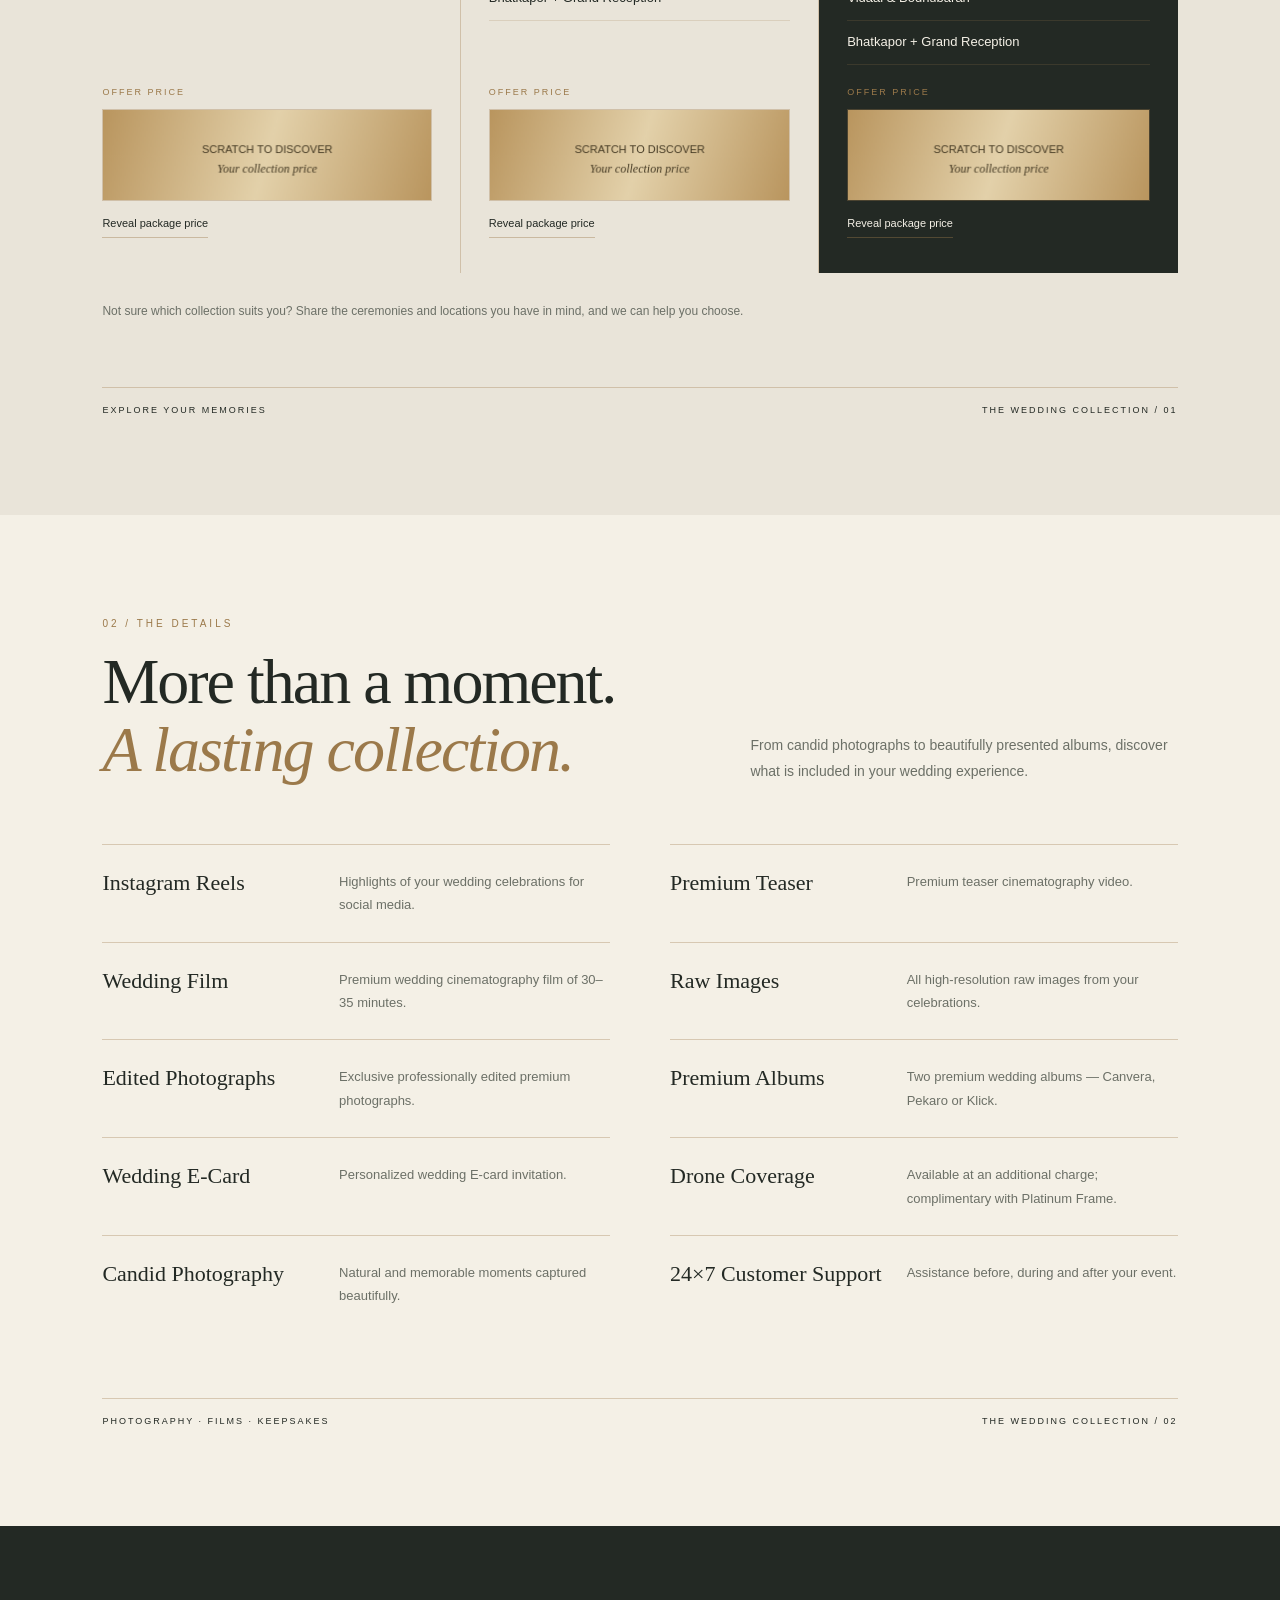
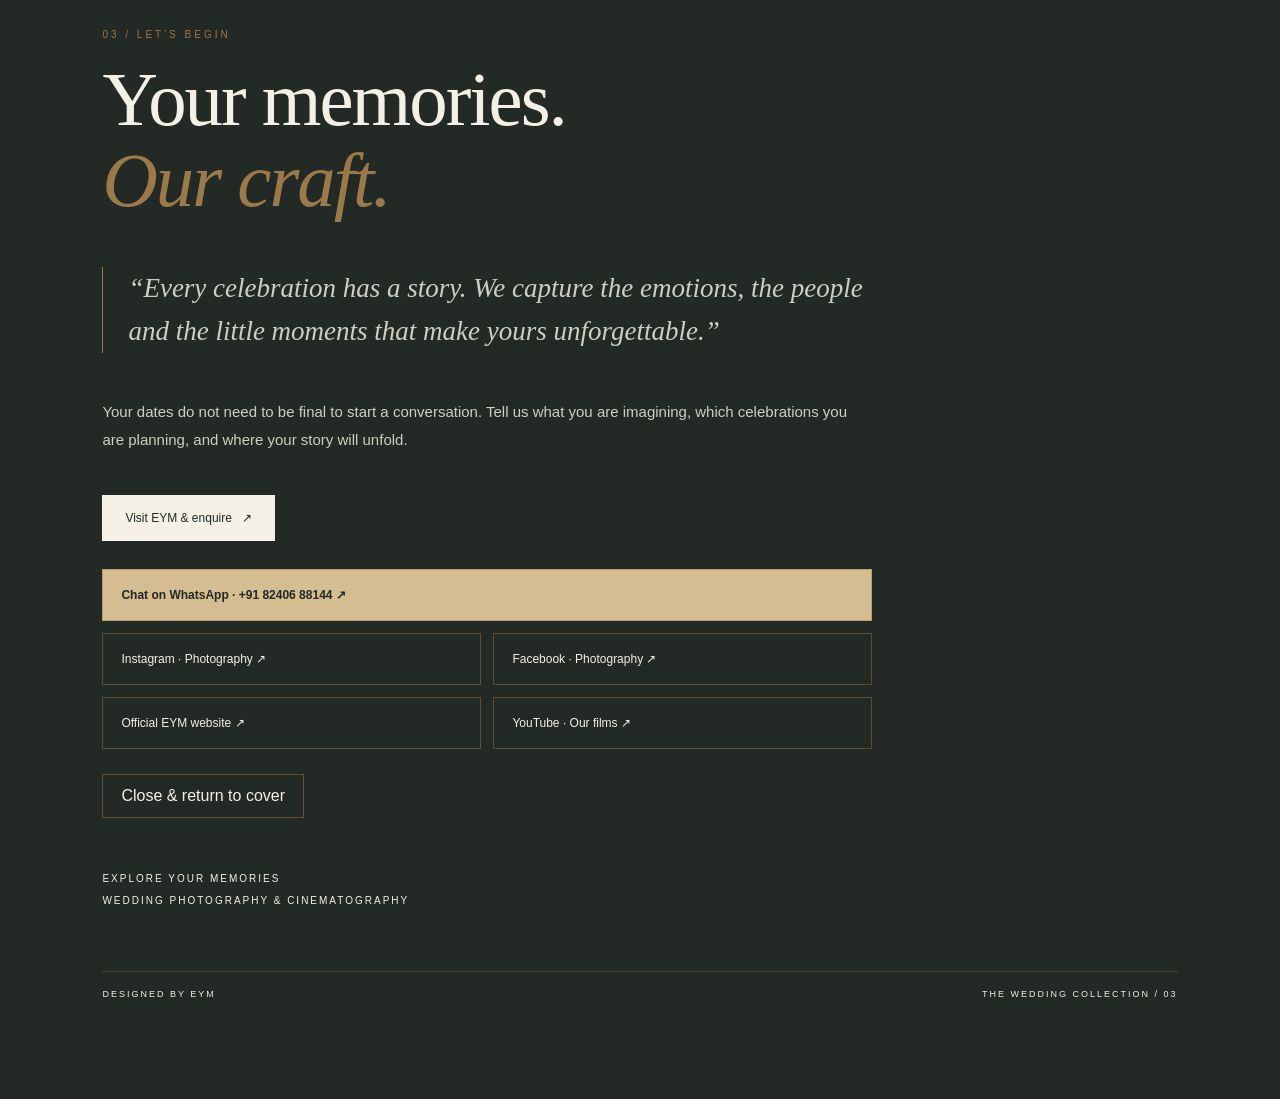
<file: booklet/index.html>
<!doctype html><html lang="en"><head><meta charset="utf-8"><meta name="viewport" content="width=device-width,initial-scale=1"><meta name="theme-color" content="#232924"><title>EYM | The Wedding Collection</title><meta name="description" content="Explore Your Memories — wedding photography and cinematography. Explore our signature packages and inclusions."><style>
:root{--ink:#232924;--paper:#f4f0e6;--gold:#9b794a;--muted:#6c7067}*{box-sizing:border-box}html{scroll-behavior:smooth;scroll-padding-top:90px}body{margin:0;background:var(--paper);color:var(--ink);font-family:Arial,sans-serif}a{color:inherit}button{font:inherit;cursor:pointer}.topbar{position:fixed;inset:0 0 auto;z-index:9;background:#f4f0e6f5;border-bottom:1px solid #23292422;display:flex;align-items:center;justify-content:space-between;padding:18px 5%;gap:18px}.wordmark{font-size:12px;letter-spacing:3px;text-decoration:none;font-weight:700}.nav{display:flex;gap:22px;align-items:center;font-size:12px}.nav a{text-decoration:none}.music{border:1px solid #9b794a66;padding:10px 16px;border-radius:30px;background:transparent;font-size:11px;color:var(--ink)}.page{max-width:1440px;margin:auto;padding:100px 8%;position:relative}.cover{min-height:100svh;display:grid;grid-template-columns:1.25fr 1fr;align-items:center;gap:7%;padding-top:150px}.eyebrow,.label{font-size:10px;letter-spacing:3px;text-transform:uppercase;color:var(--gold);line-height:1.8}.cover h1{font:400 clamp(58px,7.4vw,112px)/.96 Georgia;margin:30px 0;letter-spacing:-4px}em{font-weight:400;color:var(--gold)}.intro{max-width:430px;font-size:15px;line-height:1.9;color:var(--muted)}.logo-panel{aspect-ratio:4/5;display:flex;flex-direction:column;align-items:center;justify-content:center;background:#232924;position:relative;color:#f4f0e6;padding:14%;box-shadow:15px 18px 0 #ddd6c6}.logo-panel:before{content:'';position:absolute;inset:18px;border:1px solid #b6976555}.logo-panel img{width:100%;height:auto;position:relative}.logo-panel p{font:italic 24px Georgia;text-align:center}.logo-panel span{font-size:9px;letter-spacing:3px;text-align:center;line-height:2}.button{display:inline-block;padding:16px 23px;background:var(--ink);color:var(--paper);text-decoration:none;font-size:12px;margin-top:25px}.button.light{background:var(--paper);color:var(--ink)}.folio{display:flex;justify-content:space-between;border-top:1px solid #9b794a55;padding-top:17px;margin-top:65px;font-size:9px;letter-spacing:2px;text-transform:uppercase}.section-head{display:grid;grid-template-columns:1.4fr 1fr;gap:50px;align-items:end;margin-bottom:45px}h2{font:400 clamp(40px,5vw,67px)/1.06 Georgia;letter-spacing:-2px;margin:15px 0}h3{font:400 31px Georgia;margin:0 0 25px}.section-head p{font-size:14px;line-height:1.9;color:var(--muted)}.packages{background:#e9e4d9}.cards{display:grid;grid-template-columns:repeat(3,1fr);gap:0;border-top:1px solid #9b794a88}.card{padding:35px 28px;border-right:1px solid #9b794a55;display:flex;flex-direction:column}.card:first-child{padding-left:0}.card:last-child{border:0}.card:nth-child(3){background:#232924;color:#f4f0e6;padding-left:28px}.features{list-style:none;padding:0;margin:0;flex:1}.features li{font-size:13px;line-height:1.6;padding:11px 0;border-bottom:1px solid #9b794a33}.offer{font-size:9px;letter-spacing:2px;text-transform:uppercase;color:var(--gold)}.price{font:400 clamp(28px,3vw,42px) Georgia;margin-top:10px;white-space:nowrap}.note{font-size:12px;line-height:1.8;color:var(--muted);margin-top:28px}.feature-grid{display:grid;grid-template-columns:1fr 1fr;gap:0 60px}.feature{padding:25px 0;border-top:1px solid #9b794a55;display:grid;grid-template-columns:1fr 1.25fr;gap:20px}.feature b{font:400 22px Georgia}.feature span{font-size:13px;line-height:1.8;color:var(--muted)}.contact{background:var(--ink);color:var(--paper)}.contact-inner{max-width:770px}.contact h2{font-size:clamp(48px,6vw,85px)}.contact p{color:#cecfc4;line-height:1.9;font-size:15px}.contact-links{display:flex;gap:28px;flex-wrap:wrap;margin-top:35px;font-size:13px}.contact-links a{text-underline-offset:7px}.quote{font:italic 27px/1.6 Georgia!important;border-left:1px solid var(--gold);padding-left:25px;margin:45px 0}.brand-footer{font-size:10px;letter-spacing:2px;margin-top:55px}.music-note{font-size:11px;color:var(--muted);margin-top:16px}@media(max-width:760px){.topbar{padding:14px 5%}.nav a{display:none}.wordmark{font-size:10px;letter-spacing:1px}.page{padding:70px 7%}.cover{padding-top:110px;grid-template-columns:1fr;gap:40px}.cover h1{font-size:64px;letter-spacing:-2px}.logo-panel{max-width:340px;width:100%;justify-self:center;aspect-ratio:1/1}.section-head{grid-template-columns:1fr;gap:0}.cards{grid-template-columns:1fr}.card,.card:first-child{padding:30px 0;border-right:0;border-bottom:1px solid #9b794a55}.card:last-child{padding:30px 24px}.feature-grid{grid-template-columns:1fr}.feature{grid-template-columns:1fr 1.2fr;gap:20px}.folio{letter-spacing:1px;font-size:8px}.price{font-size:40px}}@media(prefers-reduced-motion:reduce){html{scroll-behavior:auto}}@media print{.topbar,.music-note,.button{display:none}.page{break-after:page;padding:35px}.cover{min-height:90vh}.cards{grid-template-columns:repeat(3,1fr)}body{-webkit-print-color-adjust:exact;print-color-adjust:exact}}
body.book-closed{overflow:hidden}.book-entry{position:fixed;inset:0;z-index:30;display:grid;place-items:center;background:#ded8ca;padding:25px;perspective:1600px;transition:opacity .5s .65s}.book-entry.opening{opacity:0;pointer-events:none}.book-cover{width:min(420px,90vw);min-height:530px;padding:65px 38px;background:#232924;color:#f4f0e6;border:1px solid #9b794a;box-shadow:12px 12px 0 #c7bfad,20px 25px 65px #23292444;text-align:center;transform-origin:left center;transition:transform 1s ease;position:relative}.book-cover:before{content:'';position:absolute;inset:16px;border:1px solid #9b794a77;pointer-events:none}.opening .book-cover{transform:rotateY(-100deg)}.book-cover h2{font:44px/1.1 Georgia;margin:30px 0}.book-cover img{width:140px;height:auto}.book-cover p{font:italic 17px Georgia;color:#c7b998}.open-book{position:relative;background:#d4bd91;border:0;color:#232924;padding:16px 30px;margin-top:28px;font-size:12px;letter-spacing:1px}.scratch-price{position:relative;margin-top:12px;min-height:92px;display:grid;place-items:center;border:1px solid #9b794a55}.scratch-price .price{margin:0;padding:18px 8px}.scratch-price canvas{position:absolute;inset:0;width:100%;height:100%;touch-action:none;cursor:crosshair;transition:opacity .35s}.scratch-price.revealed canvas{opacity:0;pointer-events:none}.reveal-price{background:none;border:0;border-bottom:1px solid #9b794a66;color:inherit;align-self:flex-start;font-size:11px;padding:8px 0;margin-top:8px}.scratch-help{font-size:12px;color:var(--muted);line-height:1.7}.replay-book{background:transparent;border:1px solid #9b794a88;color:inherit;padding:12px 18px;margin-top:25px;cursor:pointer}@media(max-width:760px){.book-cover{min-height:450px;padding:40px 30px}}@media(prefers-reduced-motion:reduce){.book-entry,.book-cover,.scratch-price canvas{transition:none}}@media print{.book-entry,.scratch-price canvas,.reveal-price,.scratch-help,.replay-book{display:none!important}body.book-closed{overflow:visible}}
.logo-panel img,.book-cover img{background:#fffdf6;border-radius:50%;padding:16px;box-shadow:0 0 0 1px #cdb88c55}.book-cover img{width:170px}.social-links{display:grid;grid-template-columns:repeat(2,minmax(0,1fr));gap:12px;margin-top:28px}.social-links a{border:1px solid #9b794a77;padding:16px 18px;text-decoration:none;font-size:12px;line-height:1.5}.social-links a:hover{background:#ffffff12}.social-links .whatsapp-link{background:#d4bd91;color:#232924;grid-column:1/-1;font-weight:bold}@media(max-width:480px){.social-links{grid-template-columns:1fr}.book-cover{min-height:480px}} </style></head><body class="book-closed"><div class="book-entry" id="book-entry"><div class="book-cover"><img src="[data-uri]" alt="EYM logo"><div class="eyebrow">Explore Your Memories</div><h2>The Wedding<br><em>Collection</em></h2><p>Your story. Our art.</p><button class="open-book" id="open-book">OPEN THE BOOKLET &nbsp; →</button><p style="font:10px Arial;letter-spacing:2px;margin-top:28px">PHOTOGRAPHY · FILMS · KEEPSAKES</p></div></div>
<div id="book-content" inert><header class="topbar"><a class="wordmark" href="#cover">EYM / THE COLLECTION</a><nav class="nav"><a href="#packages">Packages</a><a href="#inclusions">Inclusions</a><a href="#connect">Connect</a><button id="music" class="music" aria-pressed="false">♫ Soft music · Play</button></nav></header>
<main><section class="page cover" id="cover"><div><div class="eyebrow">Explore Your Memories<br>Photography & Cinematography</div><h1>Your story.<br><em>Beautifully</em><br>preserved.</h1><p class="intro">A considered collection of wedding photography, cinematic films and keepsakes. For the moments you live once—and return to forever.</p><a class="button" href="#packages">Discover the collection &nbsp; ↓</a><p class="music-note">Set the mood: tap “Soft music” above.</p></div><div class="logo-panel"><img src="[data-uri]" alt="Explore Your Memories — EYM"><p>The Wedding Collection</p><span>A COMPANY BOOKLET<br>TIMELESS STORIES. THOUGHTFULLY TOLD.</span></div></section>
<section class="packages"><div class="page" id="packages"><div class="section-head"><div><div class="label">01 / The collections</div><h2>Every celebration.<br><em>A beautiful frame.</em></h2></div><p>Explore our packages at your own pace, even if your wedding date is still taking shape. Start with the celebrations you would like us to capture.</p></div><p class="scratch-help">A little discovery: scratch the gold panel on each collection to reveal its price, or tap “Reveal package price”.</p><div class="cards">
<div class="card"><h3>Silver Frame</h3><ul class="features"><li>Both Side Wedding Cover</li><li>Biddhi + Haldi + Wedding Ceremony</li><li>Vidaai & Bodhubaran</li><li>Bhatkapor + Grand Reception</li></ul><div class="offer" style="margin-top:22px">Offer Price</div><div class="scratch-price"><div class="price">₹74,999/-</div><canvas aria-hidden="true"></canvas></div><button class="reveal-price">Reveal package price</button></div>
<div class="card"><h3>Gold Frame</h3><ul class="features"><li>Both Side Wedding Cover</li><li>Pre-Wedding Photoshoot</li><li>Aiburobhat Ceremony</li><li>Biddhi + Haldi + Wedding Ceremony</li><li>Vidaai & Bodhubaran</li><li>Bhatkapor + Grand Reception</li></ul><div class="offer" style="margin-top:22px">Offer Price</div><div class="scratch-price"><div class="price">₹94,999/-</div><canvas aria-hidden="true"></canvas></div><button class="reveal-price">Reveal package price</button></div>
<div class="card"><h3>Platinum Frame</h3><ul class="features"><li>Both Side Wedding Cover</li><li>Pre-Wedding Photoshoot</li><li>Engagement Ceremony</li><li>Aiburobhat Ceremony</li><li>Biddhi + Haldi + Wedding Ceremony</li><li>Vidaai & Bodhubaran</li><li>Bhatkapor + Grand Reception</li></ul><div class="offer" style="margin-top:22px">Offer Price</div><div class="scratch-price"><div class="price">₹1,24,999/-</div><canvas aria-hidden="true"></canvas></div><button class="reveal-price">Reveal package price</button></div>
</div><p class="note">Not sure which collection suits you? Share the ceremonies and locations you have in mind, and we can help you choose.</p><div class="folio"><span>Explore Your Memories</span><span>The Wedding Collection / 01</span></div></div></section>
<section class="page" id="inclusions"><div class="section-head"><div><div class="label">02 / The details</div><h2>More than a moment.<br><em>A lasting collection.</em></h2></div><p>From candid photographs to beautifully presented albums, discover what is included in your wedding experience.</p></div><div class="feature-grid">
<div class="feature"><b>Instagram Reels</b><span>Highlights of your wedding celebrations for social media.</span></div>
<div class="feature"><b>Premium Teaser</b><span>Premium teaser cinematography video.</span></div>
<div class="feature"><b>Wedding Film</b><span>Premium wedding cinematography film of 30–35 minutes.</span></div>
<div class="feature"><b>Raw Images</b><span>All high-resolution raw images from your celebrations.</span></div>
<div class="feature"><b>Edited Photographs</b><span>Exclusive professionally edited premium photographs.</span></div>
<div class="feature"><b>Premium Albums</b><span>Two premium wedding albums — Canvera, Pekaro or Klick.</span></div>
<div class="feature"><b>Wedding E-Card</b><span>Personalized wedding E-card invitation.</span></div>
<div class="feature"><b>Drone Coverage</b><span>Available at an additional charge; complimentary with Platinum Frame.</span></div>
<div class="feature"><b>Candid Photography</b><span>Natural and memorable moments captured beautifully.</span></div>
<div class="feature"><b>24×7 Customer Support</b><span>Assistance before, during and after your event.</span></div>
</div><div class="folio"><span>Photography · Films · Keepsakes</span><span>The Wedding Collection / 02</span></div></section>
<section class="contact" id="connect"><div class="page"><div class="contact-inner"><div class="label">03 / Let's begin</div><h2>Your memories.<br><em>Our craft.</em></h2><p class="quote">“Every celebration has a story. We capture the emotions, the people and the little moments that make yours unforgettable.”</p><p>Your dates do not need to be final to start a conversation. Tell us what you are imagining, which celebrations you are planning, and where your story will unfold.</p><a class="button light" href="https://www.exploreyourmemories.com/" target="_blank" rel="noopener">Visit EYM & enquire &nbsp; ↗</a><div class="social-links"><a class="whatsapp-link" href="https://wa.me/918240688144?text=Hi%20EYM%2C%20I%20have%20viewed%20your%20booklet%20and%20would%20like%20to%20discuss%20your%20packages." target="_blank" rel="noopener">Chat on WhatsApp · +91 82406 88144 ↗</a><a href="https://www.instagram.com/exploreyourmemories" target="_blank" rel="noopener">Instagram · Photography ↗</a><a href="https://www.facebook.com/share/1Bt52Gj1HT/" target="_blank" rel="noopener">Facebook · Photography ↗</a><a href="https://www.exploreyourmemories.com/" target="_blank" rel="noopener">Official EYM website ↗</a><a href="https://www.youtube.com/@exploreyourmemories-eym" target="_blank" rel="noopener">YouTube · Our films ↗</a></div><button class="replay-book" id="replay-book">Close & return to cover</button><div class="brand-footer">EXPLORE YOUR MEMORIES<br><br>WEDDING PHOTOGRAPHY & CINEMATOGRAPHY</div></div><div class="folio"><span>Designed by EYM</span><span>The Wedding Collection / 03</span></div></div></section></main></div><script>let ctx,master,timer,on=false,step=0;const button=document.querySelector('#music');const chords=[[130.81,164.81,196,261.63],[110,130.81,164.81,220],[87.31,110,130.81,174.61],[98,123.47,146.83,196]];function note(freq,start,duration,volume){const o=ctx.createOscillator(),g=ctx.createGain();o.type='sine';o.frequency.value=freq;g.gain.setValueAtTime(0,start);g.gain.linearRampToValueAtTime(volume,start+.05);g.gain.exponentialRampToValueAtTime(.0001,start+duration);o.connect(g);g.connect(master);o.start(start);o.stop(start+duration+.1)}function phrase(){const c=chords[step%4],t=ctx.currentTime+.05;for(let i=0;i<8;i++)note(c[[0,2,1,3,2,1,3,2][i]]*2,t+i*.65,3,.07);note(c[0],t,5.2,.1);step++}button.addEventListener('click',async()=>{if(!ctx){ctx=new(window.AudioContext||window.webkitAudioContext)();master=ctx.createGain();master.gain.value=.35;master.connect(ctx.destination)}if(on){clearInterval(timer);await ctx.suspend();on=false}else{await ctx.resume();phrase();timer=setInterval(phrase,5200);on=true}button.textContent=on?'♫ Music on · Pause':'♫ Soft music · Play';button.setAttribute('aria-pressed',String(on))});
const entry=document.getElementById('book-entry'),content=document.getElementById('book-content'),openBook=document.getElementById('open-book');let entryTimer;openBook.onclick=()=>{entry.classList.add('opening');document.body.classList.remove('book-closed');content.inert=false;entryTimer=setTimeout(()=>{entry.hidden=true;entry.style.display='none';document.getElementById('music').focus()},matchMedia('(prefers-reduced-motion: reduce)').matches?0:1150)};document.getElementById('replay-book').onclick=()=>{clearTimeout(entryTimer);entry.hidden=false;entry.style.display='grid';entry.classList.remove('opening');content.inert=true;document.body.classList.add('book-closed');window.scrollTo(0,0);openBook.focus()};
document.querySelectorAll('.scratch-price').forEach(panel=>{const canvas=panel.querySelector('canvas'),c=canvas.getContext('2d');let down=false,last=null;const reveal=()=>{panel.classList.add('revealed');panel.nextElementSibling.textContent='Price revealed';panel.nextElementSibling.disabled=true};function paint(){if(panel.classList.contains('revealed'))return;const r=panel.getBoundingClientRect();canvas.width=Math.round(r.width*devicePixelRatio);canvas.height=Math.round(r.height*devicePixelRatio);c.setTransform(devicePixelRatio,0,0,devicePixelRatio,0,0);c.globalCompositeOperation='source-over';const g=c.createLinearGradient(0,0,r.width,r.height);g.addColorStop(0,'#b9955e');g.addColorStop(.5,'#e3d1aa');g.addColorStop(1,'#b9955e');c.fillStyle=g;c.fillRect(0,0,r.width,r.height);c.fillStyle='#443923';c.textAlign='center';c.font='11px Arial';c.fillText('SCRATCH TO DISCOVER',r.width/2,r.height/2-2);c.font='italic 12px Georgia';c.fillText('Your collection price',r.width/2,r.height/2+18)}function scratch(e){const r=canvas.getBoundingClientRect(),x=e.clientX-r.left,y=e.clientY-r.top;c.globalCompositeOperation='destination-out';c.lineWidth=36;c.lineCap='round';c.beginPath();c.moveTo(last?last.x:x,last?last.y:y);c.lineTo(x,y);c.stroke();c.beginPath();c.arc(x,y,18,0,Math.PI*2);c.fill();last={x,y}}canvas.onpointerdown=e=>{down=true;last=null;canvas.setPointerCapture(e.pointerId);scratch(e)};canvas.onpointermove=e=>{if(down)scratch(e)};canvas.onpointerup=()=>{down=false;last=null;const a=c.getImageData(0,0,canvas.width,canvas.height).data;let empty=0,total=0;for(let i=3;i<a.length;i+=64){total++;if(a[i]<32)empty++}if(empty/total>.3)reveal()};canvas.onpointercancel=()=>{down=false;last=null};panel.nextElementSibling.onclick=reveal;new ResizeObserver(paint).observe(panel);paint()});
</script></body></html>
</file>
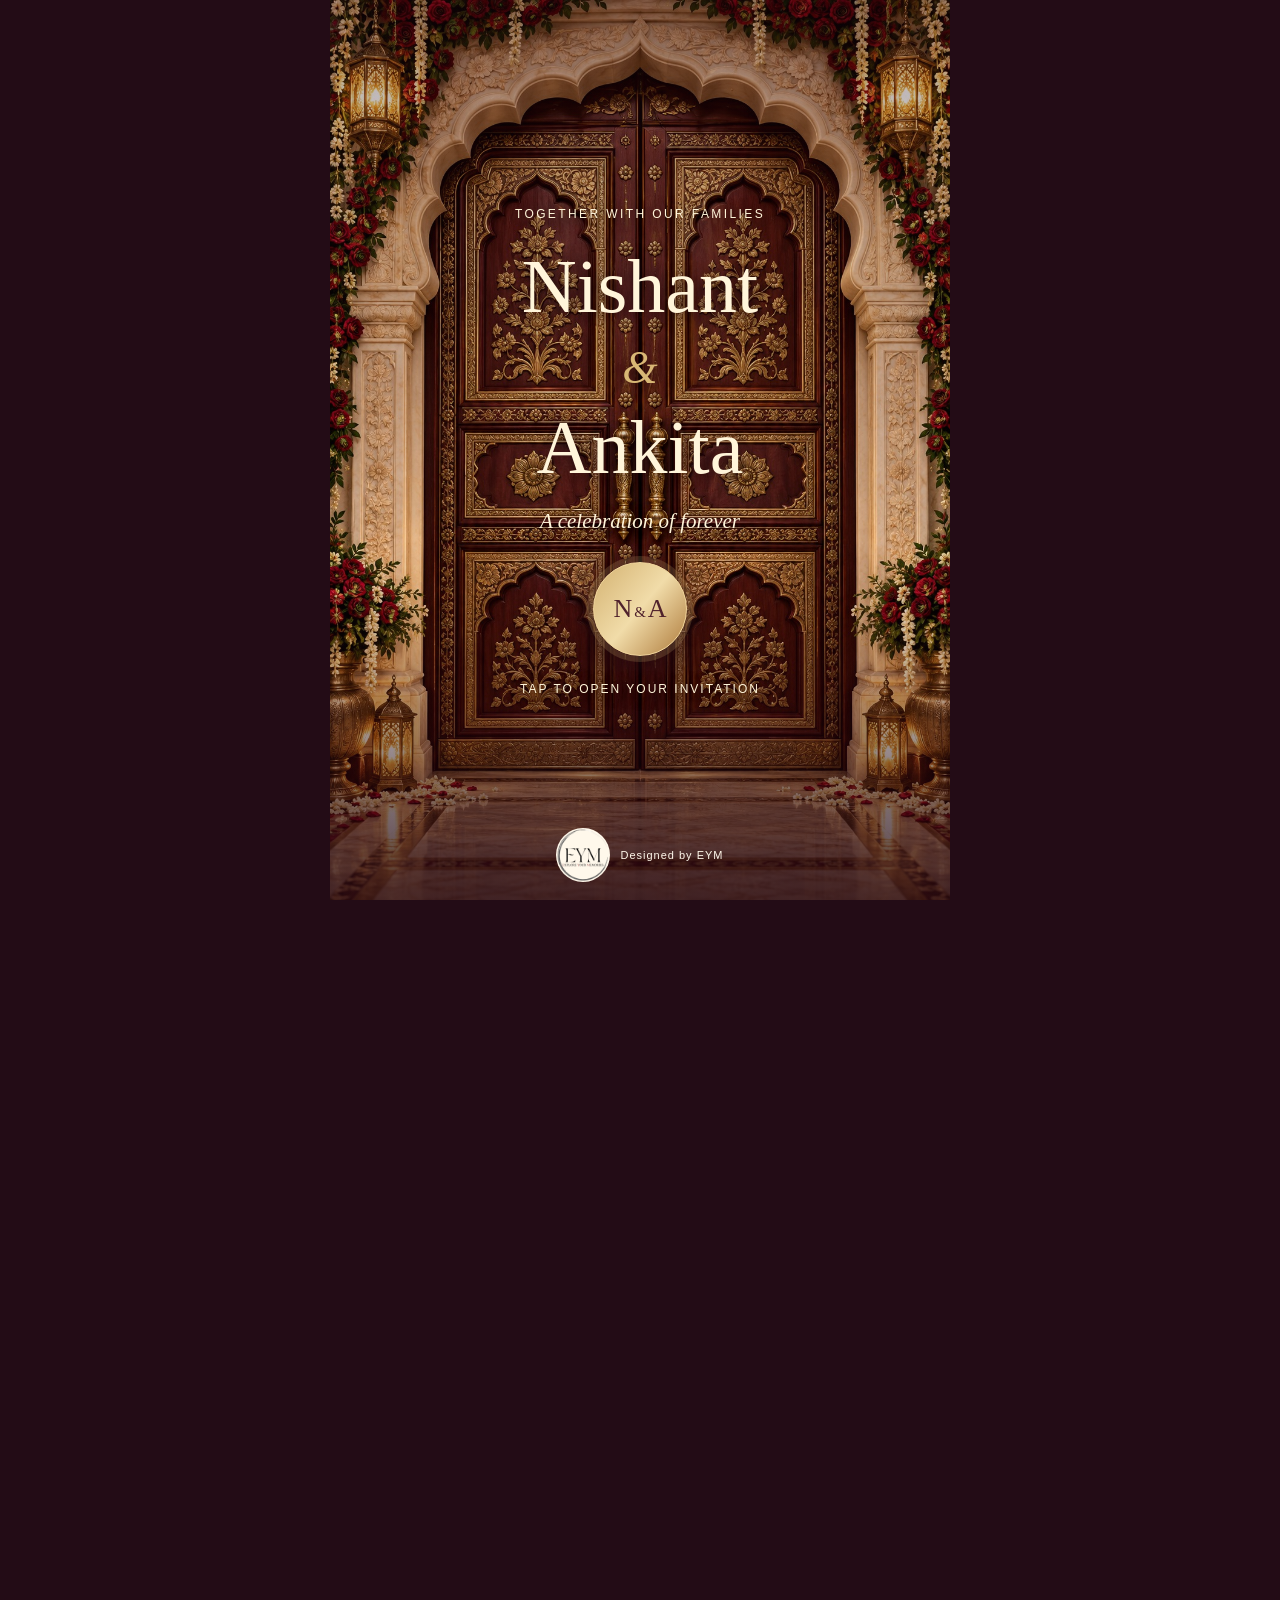
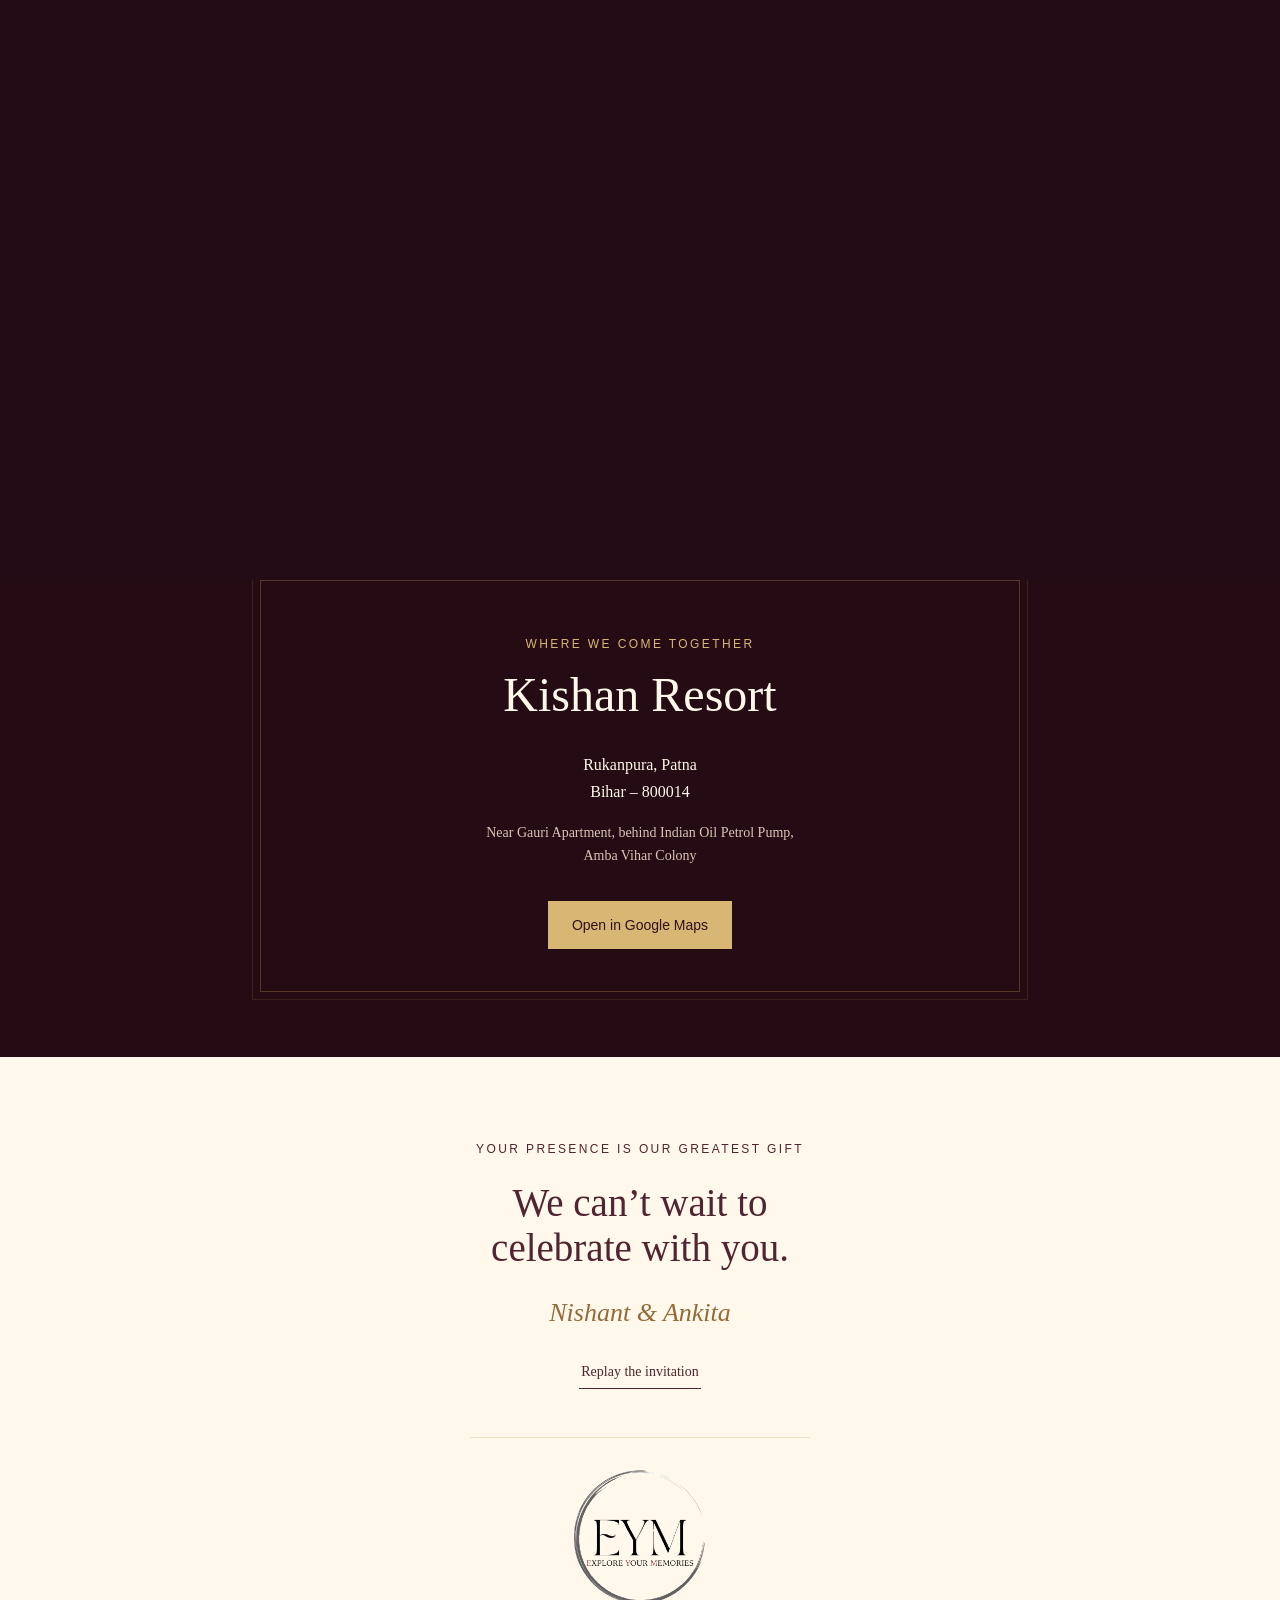
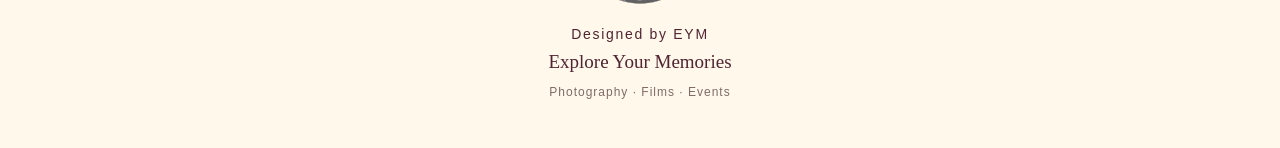
<file: nishant-ankita/index.html>
<!doctype html>
<html lang="en"><head><meta charset="UTF-8"><meta name="viewport" content="width=device-width, initial-scale=1"><meta name="theme-color" content="#38111e"><title>Nishant & Ankita | A celebration of forever</title><meta name="description" content="Join Nishant and Ankita for their wedding celebrations on 2–3 March 2027 at Kishan Resort, Patna."><link rel="stylesheet" href="style.css"></head>
<body class="closed">
<div class="entrance" id="entrance"><div class="door left"></div><div class="door right"></div><div class="welcome"><p class="eyebrow">TOGETHER WITH OUR FAMILIES</p><h1>Nishant <i>&</i> Ankita</h1><p class="invite-line">A celebration of forever</p><button id="open" class="seal" aria-label="Open Nishant and Ankita's wedding invitation">N<span>&</span>A</button><p class="tap">TAP TO OPEN YOUR INVITATION</p><div class="entrance-brand"><span class="logo-crop"><img src="eym-logo.png" alt="EYM — Explore Your Memories"></span><span>Designed by EYM</span></div></div></div>
<audio id="wedding-music" src="piya-ghar-aavenge.mp3" preload="none" loop></audio><button id="music-toggle" class="music-toggle" aria-label="Play wedding music" aria-pressed="false" hidden>Music · Off</button>
<main id="invitation" inert>
<header><a href="#top" class="monogram">N <i>&</i> A</a><a href="#celebrations">The celebrations</a></header>
<section class="hero" id="top"><div class="hero-copy"><p class="eyebrow">WITH LOVE, JOY & YOUR BLESSINGS</p><h2>Nishant<i>&</i>Ankita</h2><p class="intro">Together with our families, we invite you to celebrate the beginning of our forever.</p><div class="date-line">03 MARCH 2027 <span>•</span> PATNA</div></div><figure class="portrait"><img src="palace-courtyard.png" alt="Illustrated bride and groom viewed from behind in a floral palace courtyard" width="1024" height="1536"><figcaption>Two hearts. One beautiful beginning.</figcaption></figure></section>
<section class="save-date"><p class="eyebrow">A LITTLE SURPRISE, JUST FOR YOU</p><h2>Our forever begins…</h2><div class="scratch-wrap"><div class="date-under"><span>WEDNESDAY</span><strong>03 · 03 · 2027</strong><span>6:00 PM · KISHAN RESORT</span></div><canvas id="scratch" aria-label="Scratch to reveal the wedding date"></canvas></div><button class="text-button" id="reveal">Tap to reveal the date</button><p class="count-label" id="count-label">Counting the moments until we say “I do”</p><div class="countdown" aria-label="Countdown to the wedding"><div><strong id="days">—</strong><span>DAYS</span></div><div><strong id="hours">—</strong><span>HOURS</span></div><div><strong id="minutes">—</strong><span>MINUTES</span></div><div><strong id="seconds">—</strong><span>SECONDS</span></div></div></section>
<section class="celebrations" id="celebrations"><p class="eyebrow">TWO DAYS, A LIFETIME OF MEMORIES</p><h2>The celebrations</h2><div class="events"><article><div class="event-number">02<span>MARCH 2027</span></div><div><p class="eyebrow">TUESDAY · 10:00 AM ONWARDS</p><h3>Haldi, Mehendi<br>& Sangeet</h3><p>A day of colour, laughter, music and the people we love.</p><p class="event-venue">Kishan Resort · Patna</p><button class="outline" data-calendar="pre">Add to calendar</button></div></article><article><div class="event-number">03<span>MARCH 2027</span></div><div><p class="eyebrow">WEDNESDAY · 6:00 PM</p><h3>Wedding<br>Ceremony</h3><p>With your blessings, we begin a new chapter together.</p><p class="event-venue">Kishan Resort · Patna</p><button class="outline" data-calendar="wedding">Add to calendar</button></div></article></div><p class="timezone">All event times are in Indian Standard Time.</p></section>
<section class="venue"><div class="venue-inner"><p class="eyebrow">WHERE WE COME TOGETHER</p><h2>Kishan Resort</h2><p>Rukanpura, Patna<br>Bihar – 800014</p><p class="landmark">Near Gauri Apartment, behind Indian Oil Petrol Pump,<br>Amba Vihar Colony</p><a class="gold-button" id="map" href="https://www.google.com/maps?q=25.608083770274966,85.07054141635093" target="_blank" rel="noopener noreferrer">Open in Google Maps</a></div></section>
<footer><p class="eyebrow">YOUR PRESENCE IS OUR GREATEST GIFT</p><h2>We can’t wait to<br>celebrate with you.</h2><p class="signature">Nishant & Ankita</p><button class="text-button" id="replay">Replay the invitation</button><div class="brand-credit"><span class="logo-crop"><img src="eym-logo.png" alt="EYM — Explore Your Memories"></span><p class="designed-by">Designed by EYM</p><p class="brand-name">Explore Your Memories</p><p class="brand-services">Photography · Films · Events</p></div></footer></main><script src="app.js"></script></body></html>
</file>
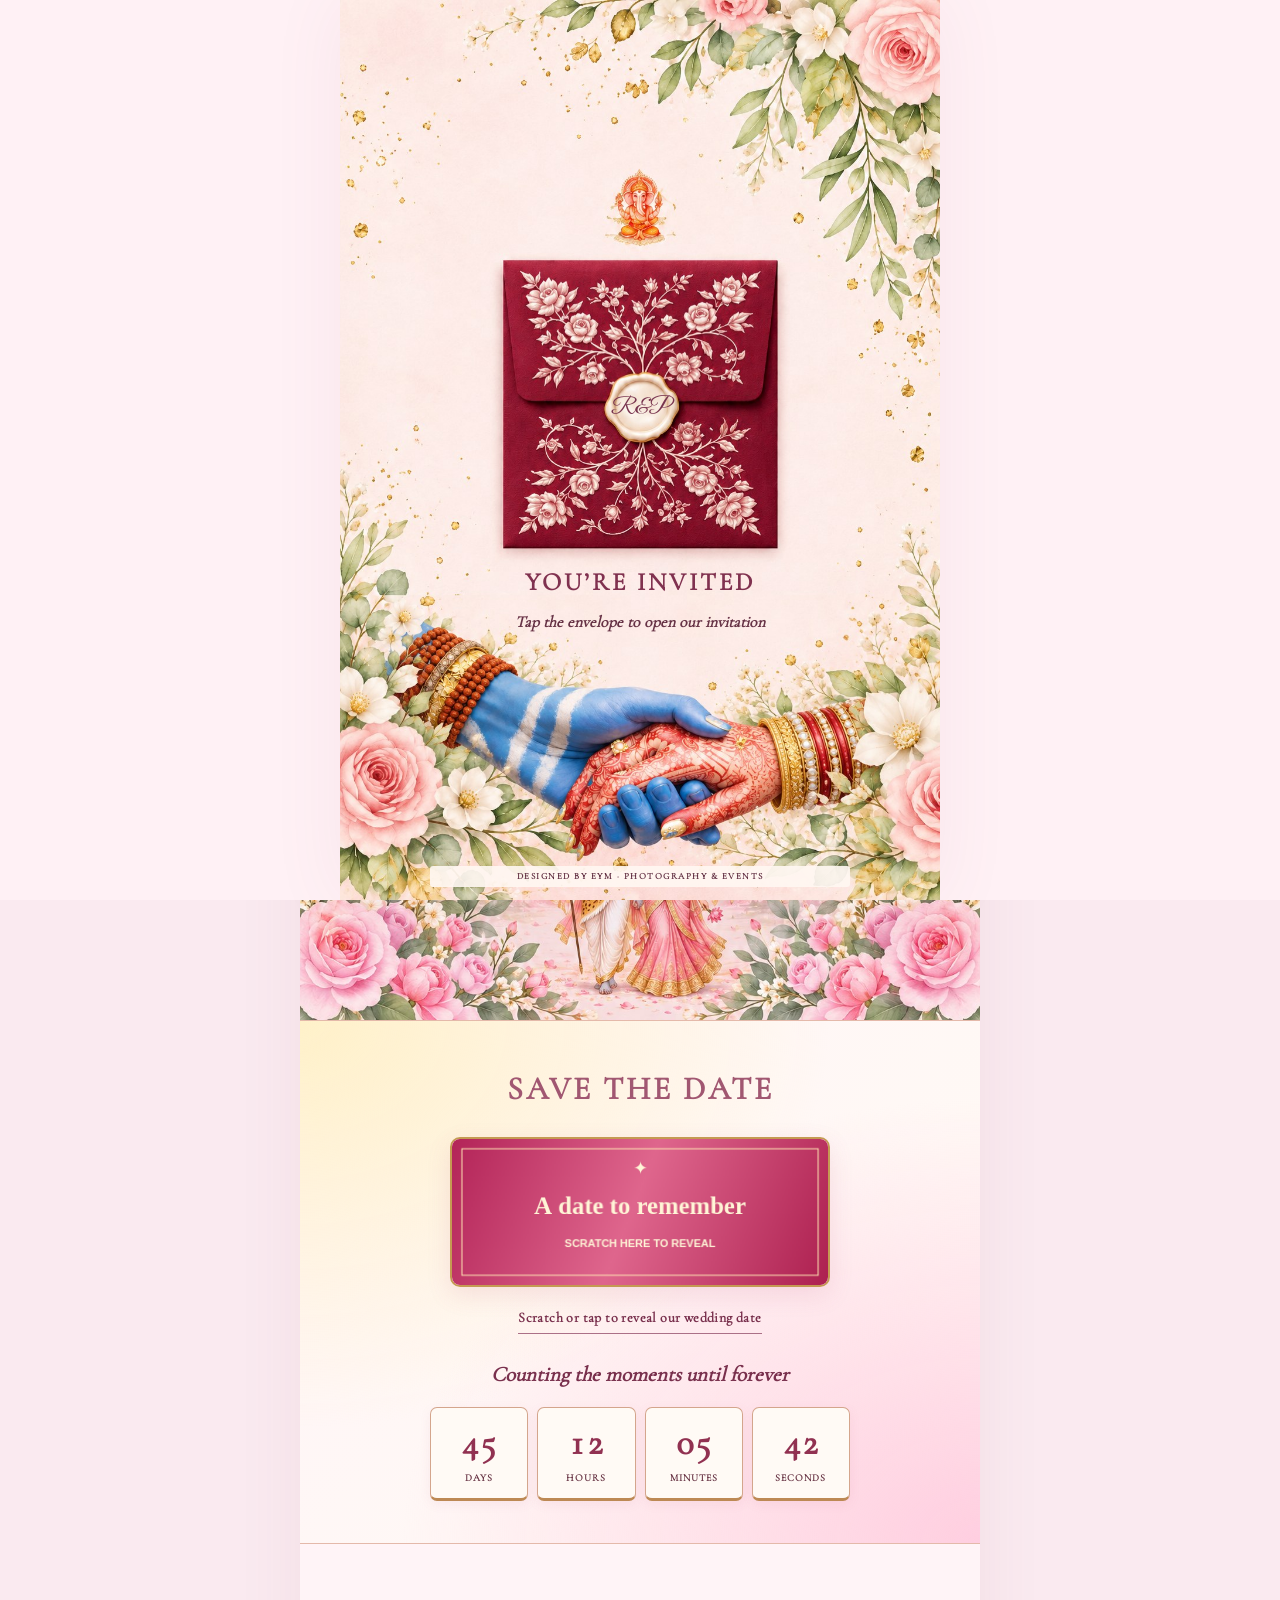
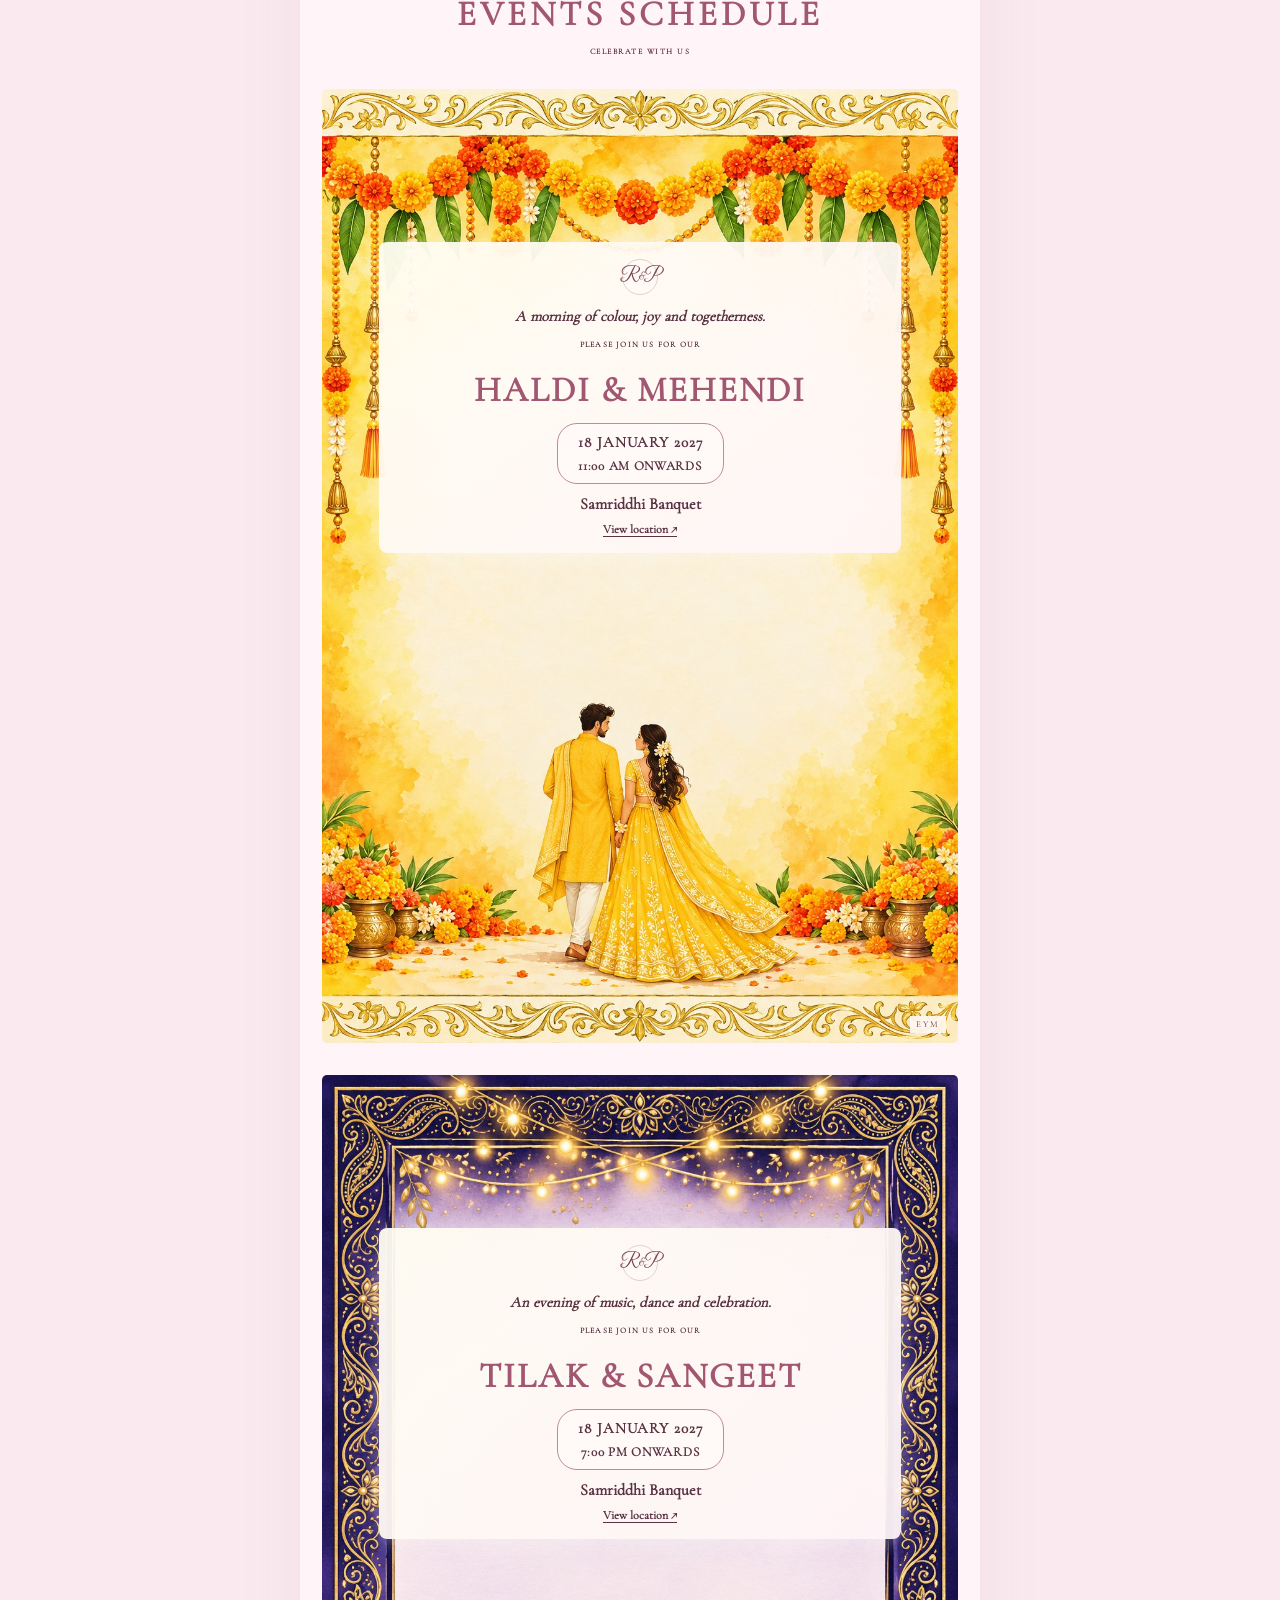
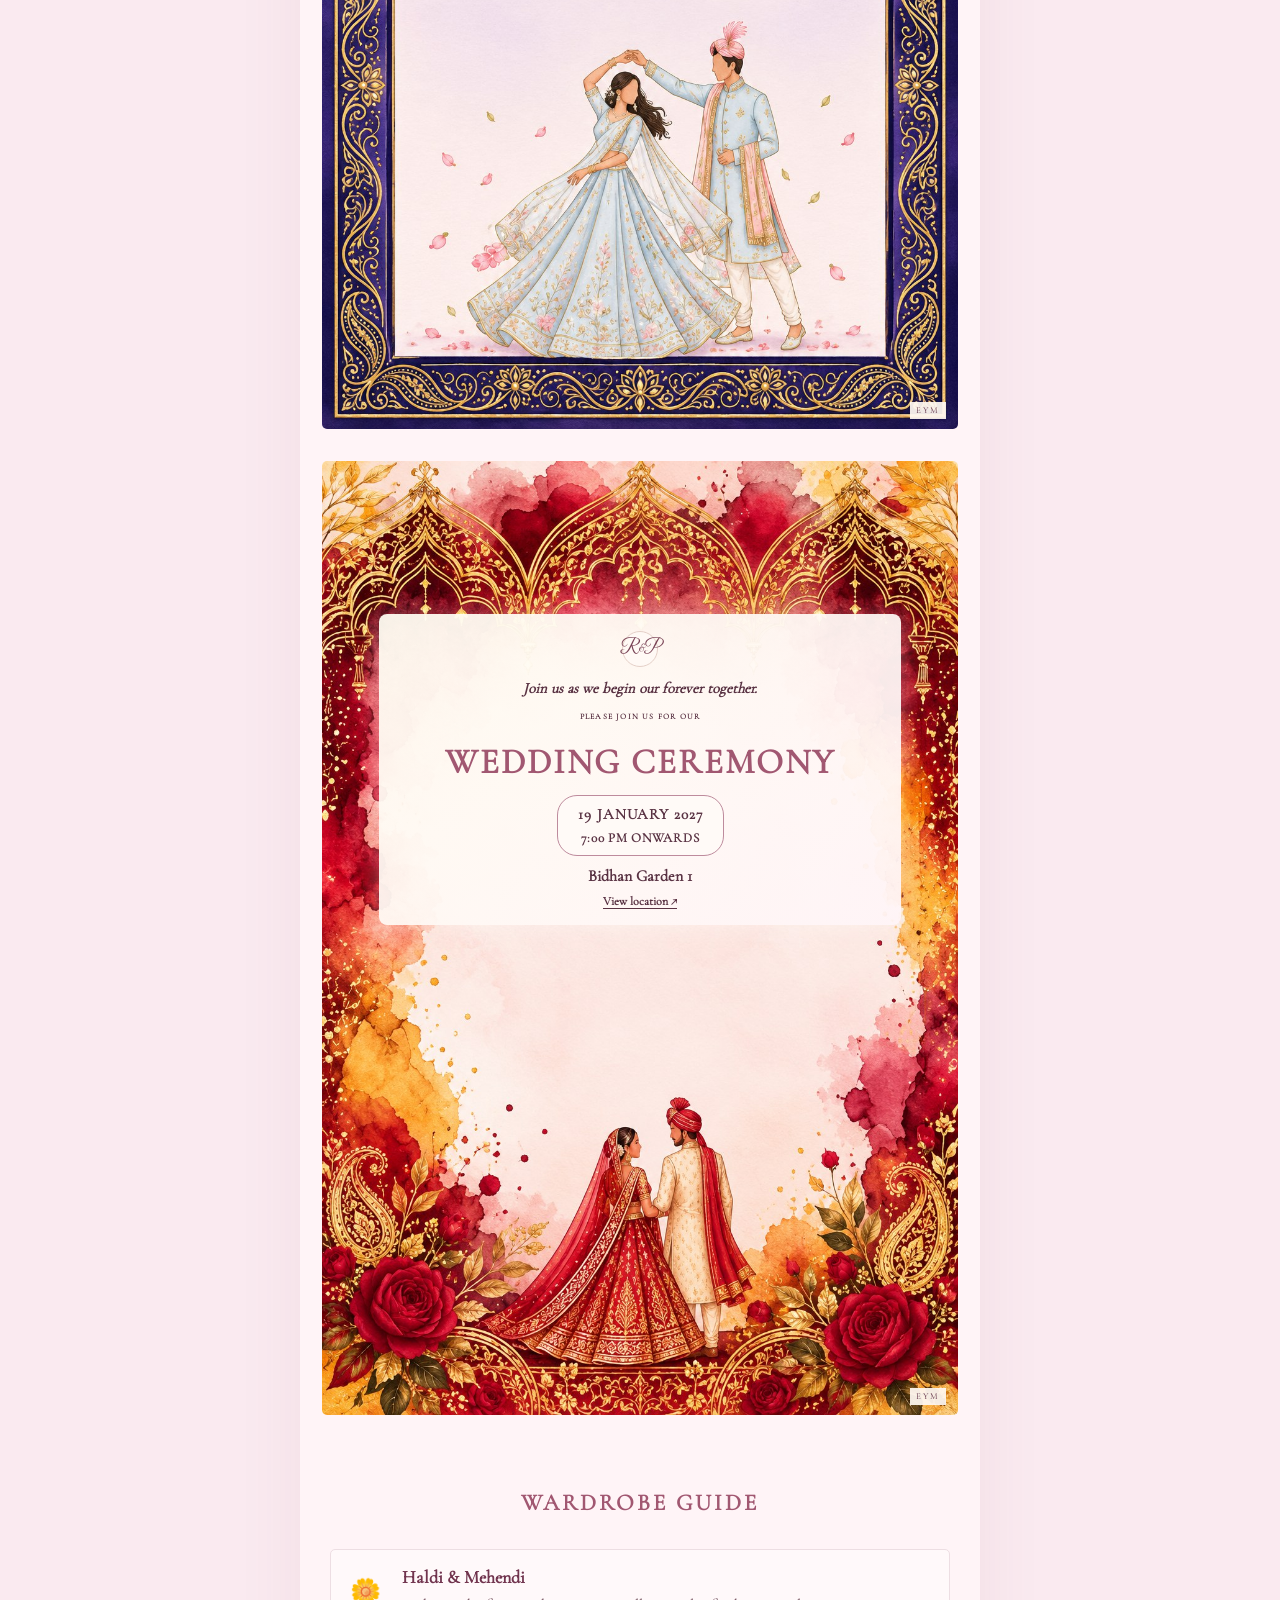
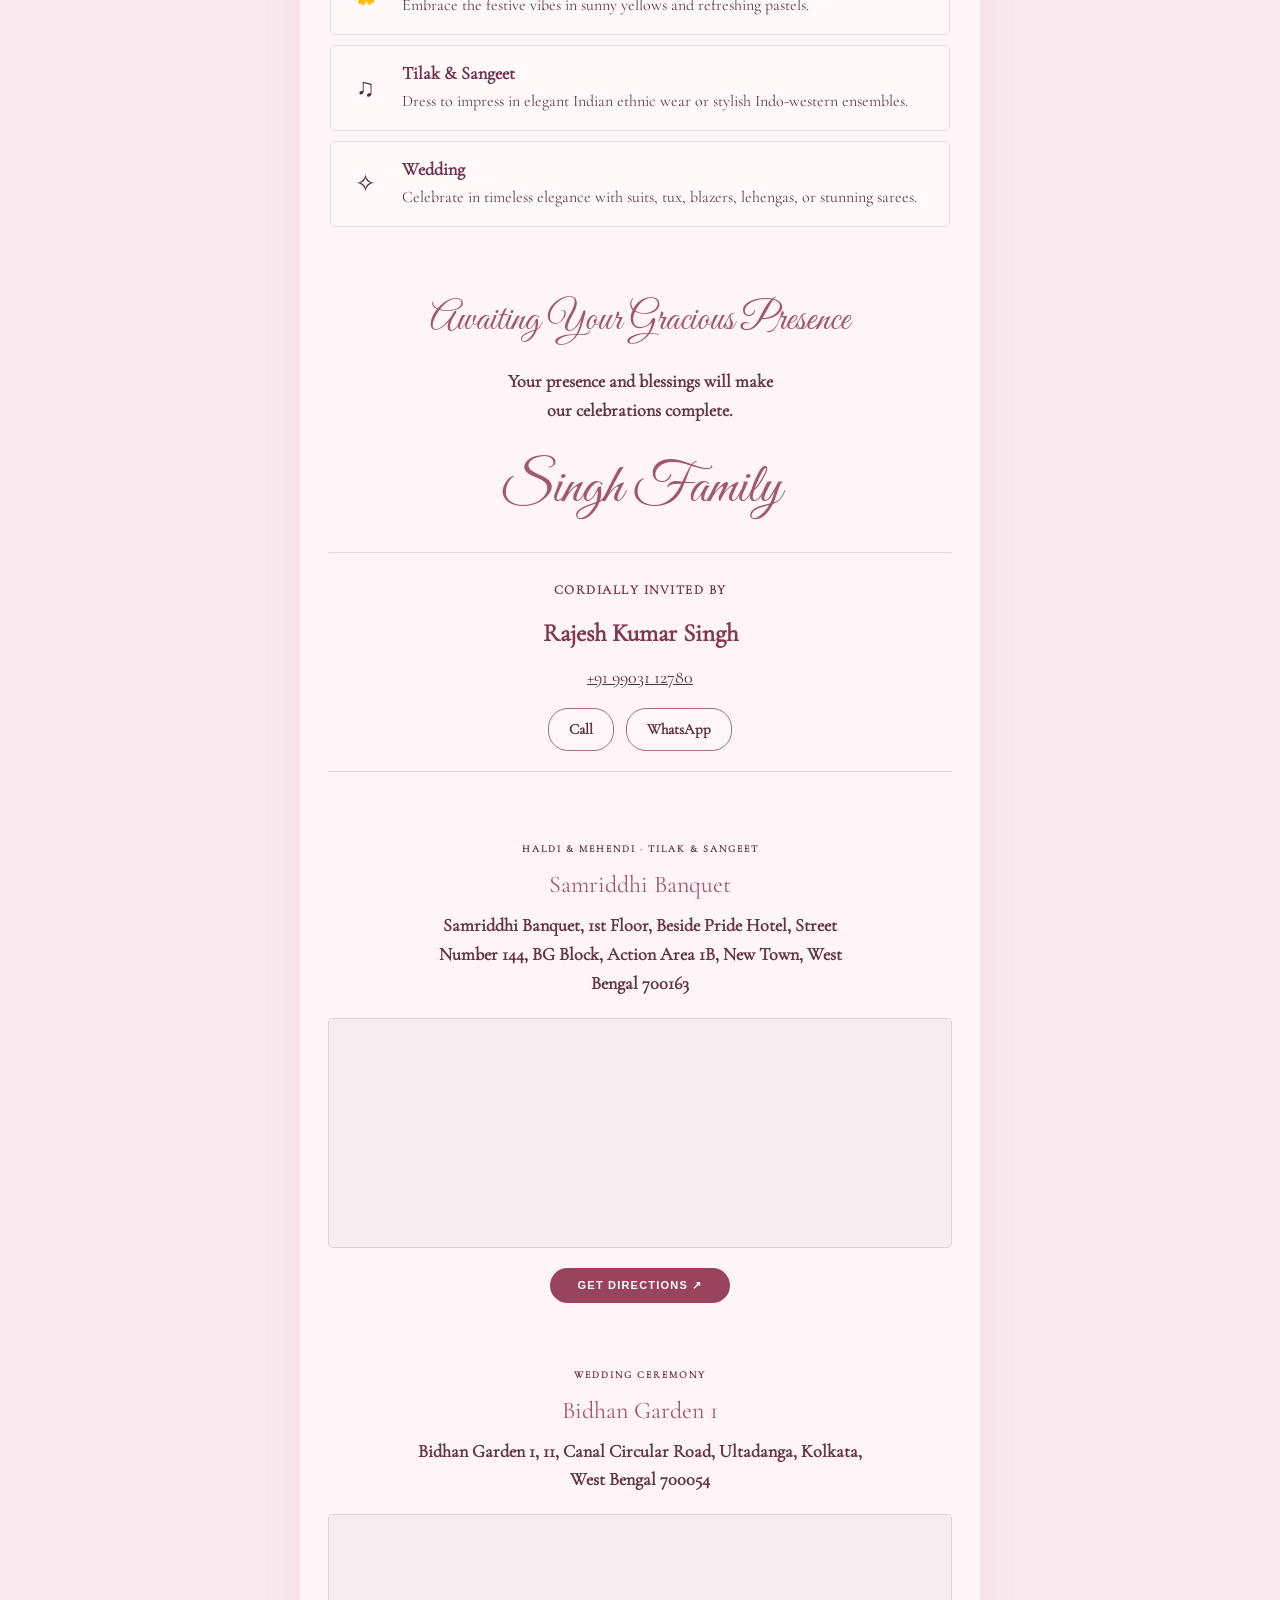
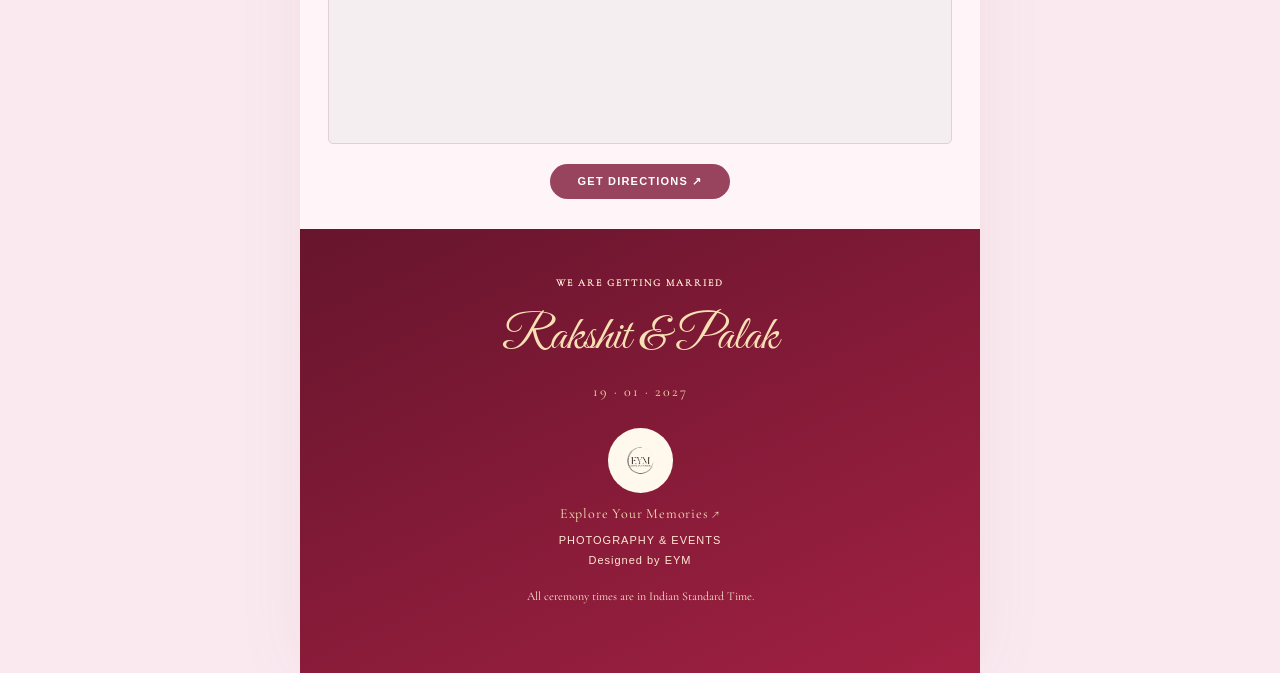
<file: rakshit-palak/index.html>
<!doctype html><html lang="en"><head><meta charset="utf-8"><meta name="viewport" content="width=device-width,initial-scale=1"><meta name="theme-color" content="#fff1f5"><title>Rakshit &amp; Palak | Wedding Invitation</title><meta name="description" content="The Singh Family invites you to celebrate Rakshit and Palak’s wedding, 18–19 January 2027, Kolkata."><style>
@font-face{font-family:InvitationScript;src:url('assets/great-vibes.ttf') format('truetype');font-display:swap}@font-face{font-family:InvitationSerif;src:url('assets/cormorant.ttf') format('truetype');font-display:swap}
*{box-sizing:border-box}html{scroll-behavior:smooth}body{margin:0;color:#774252;background:#faeaf0;font-family:InvitationSerif,Georgia,serif}button,a{-webkit-tap-highlight-color:transparent}button{cursor:pointer;font:inherit}a{color:inherit}h1,h2,h3,p{margin:0}main{max-width:680px;margin:auto;background:#fff4f7;overflow:hidden;box-shadow:0 0 65px #89485912}.eyebrow{font:10px/1.7 InvitationSerif,Georgia,serif;letter-spacing:2px;text-transform:uppercase;color:#967a7f}.hero{position:relative;background:url('assets/reference-welcome.jpg') center/100% 100%;aspect-ratio:2/3;text-align:center;padding:19% 16% 19%;}.mantra{padding:10px 8px;border:1px solid #d9bcc3;border-radius:6px;background:#fff0f4e6;color:#855260;font:clamp(10px,1.8vw,14px)/1.7 Georgia,serif;margin:0 auto 12px}.hero-intro{font-size:clamp(11px,2vw,16px);line-height:1.35;margin:10px 0 8px;color:#9b727d}.person-name{font:clamp(48px,10vw,82px)/1.15 InvitationScript,cursive;color:#b54d72;font-weight:400;margin:3px 0}.parents{font-size:clamp(11px,2vw,16px);line-height:1.3;color:#936e7b}.union{font:italic clamp(15px,3vw,22px) InvitationSerif,serif;margin:7px 0;color:#a27884}.hero .family{font-size:12px;letter-spacing:1px;margin-top:14px;color:#9c7981}.save{padding:45px 30px 35px;text-align:center;background:radial-gradient(ellipse at 30% 0%,#fff,#fff1f5 70%);border-bottom:1px solid #ead5dd}.save h2,.section-heading{font:400 clamp(24px,5vw,35px)/1.4 InvitationSerif,serif;letter-spacing:4px;text-transform:uppercase;color:#8e3d57}.save h2{font-size:20px;letter-spacing:3px;margin-bottom:26px}.scratch-box{width:min(100%,340px);height:115px;position:relative;margin:auto;border:1px solid #dfc8cc;border-radius:3px;overflow:hidden}.date-under{height:100%;display:flex;flex-direction:column;justify-content:center;gap:6px;background:#fff9f9}.date-under span{font-size:10px;letter-spacing:2px}.date-under strong{font-size:24px;font-weight:400;letter-spacing:2px;color:#985060}.scratch-box canvas{position:absolute;inset:0;width:100%;height:100%;touch-action:none;cursor:crosshair}.scratch-box.revealed canvas{opacity:0;pointer-events:none;transition:opacity .5s}.text-btn{border:0;border-bottom:1px solid #c6a6ae;padding:5px 0;background:none;color:#a37786;font:10px InvitationSerif,serif;letter-spacing:1px;margin:12px auto 0}.count-intro{font:italic 15px InvitationSerif,serif;color:#9f7b86;margin:22px 0 17px}.countdown{display:flex;justify-content:center;gap:0}.countdown div{width:78px;border-right:1px solid #e3cfd5;padding:2px 9px}.countdown div:last-child{border:0}.countdown strong{display:block;font-size:28px;font-weight:400;color:#956273}.countdown span{font-size:8px;letter-spacing:1.5px;color:#a18992}.schedule{text-align:center;padding:46px 15px 30px}.schedule .eyebrow{font-size:8px;letter-spacing:1.5px}.events{padding:0 22px}.event-card{position:relative;aspect-ratio:2/3;margin-bottom:32px;background-size:100% 100%;background-position:center;border-radius:5px;overflow:hidden}.haldi{background-image:url('assets/reference-haldi.jpg')}.sangeet{background-image:url('assets/reference-sangeet.jpg')}.wedding{background-image:url('assets/reference-wedding.jpg')}.event-panel{position:absolute;top:16%;left:9%;right:9%;text-align:center;padding:17px 14px 15px;background:linear-gradient(140deg,#fffcf2e6,#fff6f9db);border-radius:8px;box-shadow:0 4px 20px #fffffb55}.monogram{display:inline-flex;align-items:center;justify-content:center;border-radius:50%;background:#fffaf7cc;border:1px solid #e5d0c8;width:36px;height:36px;font:18px InvitationScript,cursive;color:#a88683}.monogram span{font-size:9px}.event-caption{font:italic clamp(11px,2vw,15px)/1.5 InvitationSerif,serif;color:#987e79;margin:10px 0 5px}.event-panel .eyebrow{font-size:8px;letter-spacing:1.2px}.event-card h2{font:400 clamp(22px,4.7vw,35px)/1.2 InvitationSerif,serif;letter-spacing:2px;text-transform:uppercase;margin:17px 0 12px;color:#99465d}.sangeet h2{color:#514367}.date-pill{display:inline-block;border:1px solid #d9c8bd;border-radius:20px;padding:7px 20px;font-size:13px;line-height:1.5;letter-spacing:1px;text-transform:uppercase}.date-pill span{font-size:11px;letter-spacing:.7px}.venue-short{font-size:14px;margin:10px 0 4px}.small-link{font-size:10px;text-underline-offset:3px}.art-credit{position:absolute;bottom:10px;right:12px;font:8px InvitationSerif,serif;letter-spacing:2px;color:#774b52;background:#fff5eacc;padding:3px 6px}.wardrobe{text-align:center;padding:40px 30px 32px}.wardrobe h2{font-size:23px;letter-spacing:3px;margin-bottom:30px}.wardrobe-list{text-align:left;display:grid;gap:10px}.wardrobe-row{display:grid;grid-template-columns:44px 1fr;gap:15px;padding:16px 12px;align-items:center;background:#fff9fa;border:1px solid #eddee3;border-radius:5px}.wardrobe-icon{font-size:25px;text-align:center}.wardrobe-row h3{font-size:15px;font-weight:400;color:#8e6473;margin-bottom:5px}.wardrobe-row p{font-size:13px;line-height:1.5;color:#a0878d}.presence{text-align:center;padding:35px 28px}.presence h2{font:38px/1.4 InvitationScript,cursive;color:#a15771;margin-bottom:20px}.presence>p{font-size:15px;line-height:1.7;color:#9c7d86}.family-name{font:32px InvitationScript,cursive;color:#b07687;margin:20px 0}.contact{font-size:14px;line-height:1.7;padding:20px 10px;border-top:1px solid #ead8de;border-bottom:1px solid #ead8de;margin-top:25px}.contact strong{display:block;font-size:20px;font-weight:400;margin:8px 0}.actions{display:flex;justify-content:center;gap:12px;margin-top:15px}.actions a{font-size:12px;border:1px solid #d6b6c1;border-radius:20px;padding:8px 20px;text-decoration:none}.location{text-align:center;padding:30px 28px}.location h3{font-size:24px;font-weight:400;margin:12px 0;color:#8b576a}.location p{font-size:14px;line-height:1.6;color:#9e8089;max-width:450px;margin:0 auto 20px}.location iframe{display:block;width:100%;height:230px;border:1px solid #e2cfd6;border-radius:5px;background:#f5eef0}.map-button{display:inline-block;padding:11px 28px;border-radius:25px;background:#d6a06b;color:#fff;font:10px Arial,sans-serif;letter-spacing:1.2px;text-decoration:none;margin-top:20px}.footer{background:linear-gradient(155deg,#67152d,#a12042);text-align:center;color:#f8dfb4;padding:42px 25px 70px}.footer .eyebrow{color:#e6bd9e}.footer h2{font:48px/1.4 InvitationScript,cursive;margin:12px 0}.footer-date{font-size:14px;letter-spacing:2px}.footer-logo{width:65px;height:65px;object-fit:contain;background:#fff9ed;border-radius:50%;padding:7px;display:block;margin:28px auto 10px}.brand-link{font-size:14px;text-decoration:none;letter-spacing:.8px}.brand-detail{font:9px/1.8 Arial,sans-serif;letter-spacing:1px;margin-top:8px;color:#e6c7ad}.footer small{display:block;font-size:10px;color:#d4a5a8;margin-top:18px}.music,.scroll-next{position:fixed;z-index:20;bottom:16px;width:38px;height:38px;border:1px solid #b78191;border-radius:50%;background:#9e4962e8;color:#fff5f8;box-shadow:0 3px 12px #7e405522;display:grid;place-items:center;font:20px Georgia,serif}.music{left:16px}.scroll-next{right:16px}.scroll-next[hidden]{display:none}.petals{position:fixed;inset:0;pointer-events:none;z-index:12;overflow:hidden}.petal{position:absolute;top:-24px;width:8px;height:10px;border-radius:70% 15% 60% 20%;background:#ce315b;animation:fall linear infinite}.petal:nth-child(3n){background:#e6c642;width:5px;height:6px}.petal:nth-child(4n){background:#df8db6}.petal:nth-child(5n){background:#92b973;width:5px}@keyframes fall{to{transform:translate(40px,110vh) rotate(420deg)}}
@media(max-width:450px){.hero{padding-top:19%;padding-left:16%;padding-right:16%}.mantra{font-size:9px;line-height:1.5;padding:6px;margin-bottom:7px}.hero-intro{font-size:10px;margin:6px 0}.person-name{font-size:45px;margin:1px 0}.parents{font-size:10px;line-height:1.3}.union{font-size:14px;margin:5px 0}.hero .family{font-size:9px;margin-top:8px}.events{padding:0 16px}.event-panel{top:16%;left:8%;right:8%;padding:11px 10px}.monogram{width:25px;height:25px;font-size:14px}.event-caption{font-size:10px;margin:6px 0 3px}.event-panel .eyebrow{font-size:7px;letter-spacing:.8px}.event-card h2{font-size:21px;letter-spacing:1.3px;margin:12px 0 9px}.date-pill{font-size:11px;padding:5px 14px}.date-pill span{font-size:10px}.venue-short{font-size:12px;margin:7px 0 3px}.small-link{font-size:9px}.schedule{padding:35px 10px 25px}.section-heading{font-size:25px;letter-spacing:2.5px}.wardrobe{padding:35px 20px 20px}.wardrobe-row p{font-size:12px}.presence h2{font-size:32px}.location{padding:25px 20px}.save{padding:35px 22px}.countdown div{width:67px}.event-card{margin-bottom:26px}}
@media(prefers-reduced-motion:reduce){html{scroll-behavior:auto}.petal{display:none}.scratch-box.revealed canvas{transition:none}}
body.closed{overflow:hidden}.envelope-opening{position:fixed;inset:0;z-index:50;background:#fff1f5;display:grid;place-items:center;transition:opacity .65s .6s}.envelope-stage{position:relative;width:min(100vw,66.6667svh,680px);aspect-ratio:2/3;background:url('assets/shiv-parvati-envelope.jpg') center/100% 100%;text-align:center;box-shadow:0 0 70px #95516e12}.envelope-button{position:absolute;left:32%;top:34%;width:36%;height:24%;padding:0;border:0;background:transparent;perspective:900px}.envelope-flap{position:absolute;inset:0;background:url('assets/shiv-parvati-envelope.jpg');background-size:277.7778% 416.6667%;background-position:50% 44.7368%;clip-path:polygon(0 0,100% 0,100% 48%,50% 58%,0 48%);transform-origin:center top;transition:transform .8s;backface-visibility:hidden}.envelope-monogram{position:absolute;left:50%;top:50%;transform:translate(-50%,-50%);width:22%;aspect-ratio:1;border:1px solid #d5bc88;border-radius:50%;display:grid;place-items:center;background:#fff5e9;color:#a77c8a;font:clamp(10px,2vw,18px) InvitationScript,cursive;transition:opacity .2s}.envelope-heading{position:absolute;top:63%;left:10%;right:10%;font:clamp(15px,3vw,25px) InvitationSerif,serif;letter-spacing:3px;color:#8d5366}.envelope-hint{position:absolute;top:68%;left:5%;right:5%;font:italic clamp(10px,1.9vw,14px) InvitationSerif,serif;color:#a3838f}.envelope-brand{position:absolute;bottom:3%;left:5%;right:5%;font:8px InvitationSerif,serif;letter-spacing:1.5px;color:#a1808e}.opening-envelope{opacity:0;pointer-events:none}.opening-envelope .envelope-flap{transform:rotateX(170deg)}.opening-envelope .envelope-monogram{opacity:0}.envelope-opening[hidden]{display:none}@media(prefers-reduced-motion:reduce){.envelope-opening,.envelope-flap,.envelope-monogram{transition:none}}
.envelope-button{left:27.2%;top:28.9%;width:45.7%;height:32%}.envelope-flap{background-size:218.818% 312.5%;background-position:50% 42.5%}.envelope-monogram{top:51.25%;background:transparent;border:0;width:26%;font-size:clamp(13px,2.5vw,23px)}
/* Client feedback, 30 October: legible text, highlighted date and family. */
body{color:#542b3c}.eyebrow{color:#693448;font-weight:600}.hero-intro,.parents,.hero .family{color:#603345;font-weight:600}.hero-intro{font-size:clamp(13px,2.1vw,17px);line-height:1.45}.parents{font-size:clamp(13px,2.2vw,18px);line-height:1.45}.person-name{color:#973b5b}.mantra{color:#613044;background:#fff6f8f2;font-weight:600}.union{color:#71364b}.hero .family{font-size:clamp(12px,2vw,16px)}.hero{padding-bottom:29%}.save h2,.section-heading,.event-card h2,.presence h2,.location h3{color:#a15771}.save h2,.section-heading,.event-card h2{font-weight:600}.event-caption,.event-panel .eyebrow,.date-pill,.venue-short,.small-link{color:#593243;font-weight:600}.event-panel{background:linear-gradient(140deg,#fffdf2f2,#fff5f8f0)}.date-pill{border-color:#be8b9d;background:#fffaf7;font-size:15px}.date-pill span{font-size:13px}.venue-short{font-size:16px}.small-link{font-size:12px;text-decoration-thickness:1px}.monogram{color:#784154}.wardrobe-row h3{color:#71344e;font-weight:600;font-size:18px}.wardrobe-row p{color:#603c49;font-size:16px;line-height:1.55}.presence>p,.location p{color:#613646;font-size:18px;font-weight:600;line-height:1.6}.presence .family-name{font-family:InvitationScript,cursive;font-size:clamp(42px,8vw,56px);line-height:1.4;color:#a15771;font-weight:400;margin:24px 0}.contact{color:#593040;font-size:18px}.contact strong{font-size:25px;font-weight:600;color:#823652}.contact .eyebrow{font-size:13px;color:#79364f;letter-spacing:1.5px}.actions a{font-size:15px;font-weight:600;border-color:#ad6b82;background:#fff7fa}.map-button{background:#99445f;color:white;font-size:11px;font-weight:600}.art-credit{color:#613349;background:#fff8f1ed;font-size:9px}.footer .eyebrow,.brand-detail,.footer small{color:#ffe8d3}.brand-detail{font-size:11px}.footer small{font-size:12px}.envelope-heading{color:#80314f;font-weight:600}.envelope-hint{color:#673346;font-weight:600;font-size:clamp(12px,2vw,16px)}.envelope-brand{color:#633144;background:#fff8f2e8;left:15%;right:15%;bottom:1.5%;padding:5px 3px;font-weight:600;font-size:9px;border-radius:3px}.envelope-monogram{color:#78344e}.save{position:relative;background:radial-gradient(ellipse at 0 0,#fff1c9,transparent 55%),radial-gradient(ellipse at 100% 100%,#ffcee0,transparent 60%),linear-gradient(130deg,#fff5f7,#fffaf4);padding:46px 30px 42px;border-top:1px solid #e4b9aa;border-bottom:1px solid #e4b9aa}.save h2{font-size:clamp(25px,4.5vw,32px);letter-spacing:3px;margin-bottom:25px}.scratch-box{height:150px;width:min(100%,380px);border:2px solid #c49a52;border-radius:10px;box-shadow:0 8px 24px #b5497020}.date-under{background:linear-gradient(120deg,#fffdf5,#ffe7f0);gap:10px}.date-under strong{font-weight:600;color:#8b3052;font-size:clamp(22px,4vw,29px);letter-spacing:1.2px}.date-under span{font-weight:600;color:#613346;font-size:11px}.text-btn{color:#79304d;border-color:#ab7087;font-size:14px;font-weight:600;letter-spacing:.4px;margin-top:15px;padding:7px 0}.count-intro{color:#79304d;font-size:21px;font-weight:600;margin:28px 0 20px}.countdown{max-width:420px;margin:auto;display:grid;grid-template-columns:repeat(4,minmax(0,1fr));gap:9px}.countdown div,.countdown div:last-child{width:auto;padding:14px 3px;border:1px solid #d4a58c;border-bottom:3px solid #bd8954;border-radius:7px;background:#fffaf5;box-shadow:0 3px 12px #af547014}.countdown strong{color:#913151;font-weight:600;font-size:36px;line-height:1.15;font-variant-numeric:tabular-nums}.countdown span{display:block;color:#6b3848;font-weight:600;font-size:10px;letter-spacing:1px;margin-top:9px}.petals{opacity:.75}body.closed .petals{opacity:0}
@media(max-width:450px){.hero{padding-top:19%;padding-bottom:31%}.hero-intro{font-size:12px;line-height:1.4;margin:8px 0}.parents{font-size:12px;line-height:1.4}.person-name{font-size:45px}.hero .family{font-size:12px;margin-top:12px}.mantra{font-size:10px;line-height:1.5}.union{font-size:16px;margin:6px 0}.save{padding:35px 20px}.save h2{font-size:27px}.count-intro{font-size:19px}.countdown{gap:6px}.countdown div{padding:12px 2px}.countdown strong{font-size:31px}.countdown span{font-size:9px;letter-spacing:.4px}.text-btn{font-size:13px}.event-panel{padding:12px 10px}.event-caption{font-size:12px;margin:6px 0}.event-panel .eyebrow{font-size:9px;letter-spacing:.6px}.event-card h2{font-size:22px;letter-spacing:1px;margin:10px 0}.date-pill{font-size:13px;padding:6px 12px}.date-pill span{font-size:12px}.venue-short{font-size:14px;margin:8px 0 4px}.small-link{font-size:11px}.wardrobe-row h3{font-size:16px}.wardrobe-row p{font-size:15px}.presence>p,.location p{font-size:16px}.presence .family-name{font-size:46px}.contact{font-size:17px}.contact strong{font-size:24px}.envelope-heading{font-size:20px;letter-spacing:2px}.envelope-hint{font-size:12px}.envelope-brand{font-size:8px;letter-spacing:.7px}}
</style></head><body class="closed"><div class="envelope-opening" id="envelope-opening"><div class="envelope-stage"><button class="envelope-button" id="open-envelope" aria-label="Open Rakshit and Palak’s wedding invitation"><span class="envelope-flap" aria-hidden="true"></span><span class="envelope-monogram" aria-hidden="true">R&amp;P</span></button><p class="envelope-heading">YOU’RE INVITED</p><p class="envelope-hint">Tap the envelope to open our invitation</p><p class="envelope-brand">DESIGNED BY EYM · PHOTOGRAPHY &amp; EVENTS</p></div></div><audio src="assets/bfaafbd22a25.mp3" loop preload="metadata"></audio><button class="music" id="music" aria-label="Play music" aria-pressed="false" title="Play music">♫</button><button class="scroll-next" id="scroll-next" aria-label="Scroll down the invitation" title="Scroll down">↓</button><div class="petals" aria-hidden="true"></div><main inert><section class="hero" id="top" tabindex="-1"><div class="mantra" lang="sa">ॐ नमः शिवाय<br>वागर्थाविव सम्पृक्तौ वागर्थप्रतिपत्तये।<br>जगतः पितरौ वन्दे पार्वतीपरमेश्वरौ॥</div><p class="hero-intro">With the blessings of Lord Shiva &amp; Goddess Parvati<br>we invite you to celebrate the wedding of</p><div class="person"><h1 class="person-name">Rakshit</h1><p class="parents">Son of Mr. Rajesh Kumar Singh<br>&amp; Mrs. Shobha Singh</p></div><div class="union">with</div><div class="person"><h2 class="person-name">Palak</h2><p class="parents">Daughter of Mr. Sanjay Singh<br>&amp; Mrs. Nirmala Singh</p></div><p class="family">Invited by the Singh Family</p></section><section class="save"><h2>Save the Date</h2><div class="scratch-box"><div class="date-under"><span>TUESDAY</span><strong>19 JANUARY 2027</strong><span>7:00 PM ONWARDS</span></div><canvas id="scratch" aria-hidden="true"></canvas></div><button class="text-btn" id="reveal">Scratch or tap to reveal our wedding date</button><p class="count-intro" id="count-label">Counting the moments until forever</p><div class="countdown" aria-label="Wedding countdown"><div><strong id="days">—</strong><span>DAYS</span></div><div><strong id="hours">—</strong><span>HOURS</span></div><div><strong id="minutes">—</strong><span>MINUTES</span></div><div><strong id="seconds">—</strong><span>SECONDS</span></div></div></section><section class="schedule"><h2 class="section-heading">Events Schedule</h2><span class="eyebrow">CELEBRATE WITH US</span></section><div class="events"><article class="event-card haldi" aria-label="Haldi & Mehendi"><div class="event-panel"><span class="monogram">R<span>&amp;</span>P</span><p class="event-caption">A morning of colour, joy and togetherness.</p><span class="eyebrow">PLEASE JOIN US FOR OUR</span><h2>Haldi & Mehendi</h2><div class="date-pill">18 January 2027<br><span>11:00 AM onwards</span></div><p class="venue-short">Samriddhi Banquet</p><a class="small-link" href="https://www.google.com/maps/search/?api=1&amp;query=Samriddhi%20Banquet%2C%201st%20Floor%2C%20Beside%20Pride%20Hotel%2C%20Street%20Number%20144%2C%20BG%20Block%2C%20Action%20Area%201B%2C%20New%20Town%2C%20West%20Bengal%20700163" target="_blank" rel="noopener">View location ↗</a></div><span class="art-credit">EYM</span></article><article class="event-card sangeet" aria-label="Tilak & Sangeet"><div class="event-panel"><span class="monogram">R<span>&amp;</span>P</span><p class="event-caption">An evening of music, dance and celebration.</p><span class="eyebrow">PLEASE JOIN US FOR OUR</span><h2>Tilak & Sangeet</h2><div class="date-pill">18 January 2027<br><span>7:00 PM onwards</span></div><p class="venue-short">Samriddhi Banquet</p><a class="small-link" href="https://www.google.com/maps/search/?api=1&amp;query=Samriddhi%20Banquet%2C%201st%20Floor%2C%20Beside%20Pride%20Hotel%2C%20Street%20Number%20144%2C%20BG%20Block%2C%20Action%20Area%201B%2C%20New%20Town%2C%20West%20Bengal%20700163" target="_blank" rel="noopener">View location ↗</a></div><span class="art-credit">EYM</span></article><article class="event-card wedding" aria-label="Wedding Ceremony"><div class="event-panel"><span class="monogram">R<span>&amp;</span>P</span><p class="event-caption">Join us as we begin our forever together.</p><span class="eyebrow">PLEASE JOIN US FOR OUR</span><h2>Wedding Ceremony</h2><div class="date-pill">19 January 2027<br><span>7:00 PM onwards</span></div><p class="venue-short">Bidhan Garden 1</p><a class="small-link" href="https://www.google.com/maps/search/?api=1&amp;query=Bidhan%20Garden%201%2C%2011%2C%20Canal%20Circular%20Road%2C%20Ultadanga%2C%20Kolkata%2C%20West%20Bengal%20700054" target="_blank" rel="noopener">View location ↗</a></div><span class="art-credit">EYM</span></article></div><section class="wardrobe"><h2 class="section-heading">Wardrobe Guide</h2><div class="wardrobe-list"><div class="wardrobe-row"><span class="wardrobe-icon">🌼</span><div><h3>Haldi &amp; Mehendi</h3><p>Embrace the festive vibes in sunny yellows and refreshing pastels.</p></div></div><div class="wardrobe-row"><span class="wardrobe-icon">♫</span><div><h3>Tilak &amp; Sangeet</h3><p>Dress to impress in elegant Indian ethnic wear or stylish Indo-western ensembles.</p></div></div><div class="wardrobe-row"><span class="wardrobe-icon">✧</span><div><h3>Wedding</h3><p>Celebrate in timeless elegance with suits, tux, blazers, lehengas, or stunning sarees.</p></div></div></div></section><section class="presence"><h2>Awaiting Your Gracious Presence</h2><p>Your presence and blessings will make<br>our celebrations complete.</p><p class="family-name">Singh Family</p><div class="contact"><span class="eyebrow">CORDIALLY INVITED BY</span><strong>Rajesh Kumar Singh</strong><a href="tel:+919903112780">+91 99031 12780</a><div class="actions"><a href="tel:+919903112780">Call</a><a href="https://wa.me/919903112780?text=Hello%20Rajesh%20Ji%2C%20I%20have%20a%20query%20about%20Rakshit%20and%20Palak%27s%20wedding." target="_blank" rel="noopener">WhatsApp</a></div></div></section><section class="location"><span class="eyebrow">Haldi & Mehendi · Tilak & Sangeet</span><h3>Samriddhi Banquet</h3><p>Samriddhi Banquet, 1st Floor, Beside Pride Hotel, Street Number 144, BG Block, Action Area 1B, New Town, West Bengal 700163</p><iframe title="Map to Samriddhi Banquet" loading="lazy" referrerpolicy="no-referrer-when-downgrade" src="https://maps.google.com/maps?q=Samriddhi%20Banquet%2C%201st%20Floor%2C%20Beside%20Pride%20Hotel%2C%20Street%20Number%20144%2C%20BG%20Block%2C%20Action%20Area%201B%2C%20New%20Town%2C%20West%20Bengal%20700163&amp;output=embed"></iframe><a class="map-button" href="https://www.google.com/maps/search/?api=1&amp;query=Samriddhi%20Banquet%2C%201st%20Floor%2C%20Beside%20Pride%20Hotel%2C%20Street%20Number%20144%2C%20BG%20Block%2C%20Action%20Area%201B%2C%20New%20Town%2C%20West%20Bengal%20700163" target="_blank" rel="noopener">GET DIRECTIONS ↗</a></section><section class="location"><span class="eyebrow">Wedding Ceremony</span><h3>Bidhan Garden 1</h3><p>Bidhan Garden 1, 11, Canal Circular Road, Ultadanga, Kolkata, West Bengal 700054</p><iframe title="Map to Bidhan Garden 1" loading="lazy" referrerpolicy="no-referrer-when-downgrade" src="https://maps.google.com/maps?q=Bidhan%20Garden%201%2C%2011%2C%20Canal%20Circular%20Road%2C%20Ultadanga%2C%20Kolkata%2C%20West%20Bengal%20700054&amp;output=embed"></iframe><a class="map-button" href="https://www.google.com/maps/search/?api=1&amp;query=Bidhan%20Garden%201%2C%2011%2C%20Canal%20Circular%20Road%2C%20Ultadanga%2C%20Kolkata%2C%20West%20Bengal%20700054" target="_blank" rel="noopener">GET DIRECTIONS ↗</a></section><footer class="footer"><span class="eyebrow">WE ARE GETTING MARRIED</span><h2>Rakshit &amp; Palak</h2><p class="footer-date">19 · 01 · 2027</p><img class="footer-logo" src="assets/3c239b30e9ad.png" alt="EYM logo"><a class="brand-link" href="https://www.exploreyourmemories.com/" target="_blank" rel="noopener">Explore Your Memories ↗</a><p class="brand-detail">PHOTOGRAPHY &amp; EVENTS<br>Designed by EYM</p><small>All ceremony times are in Indian Standard Time.</small></footer></main><script>const audio=document.querySelector('audio'),music=document.getElementById('music');function musicLabel(){music.textContent=audio.paused?'♫':'Ⅱ';music.setAttribute('aria-label',audio.paused?'Play music':'Pause music');music.title=audio.paused?'Play music':'Pause music';music.setAttribute('aria-pressed',String(!audio.paused))}async function play(){audio.volume=.45;try{await audio.play()}catch(e){}musicLabel()}music.onclick=()=>{if(audio.paused)play();else{audio.pause();musicLabel()}};document.getElementById('scroll-next').onclick=()=>{if(audio.paused&&!audio.dataset.started){audio.dataset.started='true';play()}window.scrollBy({top:window.innerHeight*.78,behavior:matchMedia('(prefers-reduced-motion:reduce)').matches?'auto':'smooth'})};window.addEventListener('scroll',()=>{document.getElementById('scroll-next').hidden=window.innerHeight+window.scrollY>=document.documentElement.scrollHeight-20},{passive:true});const target=new Date('2027-01-19T19:00:00+05:30').getTime();function tick(){let diff=Math.max(0,target-Date.now());const vals=[Math.floor(diff/864e5),Math.floor(diff/36e5)%24,Math.floor(diff/6e4)%60,Math.floor(diff/1e3)%60];['days','hours','minutes','seconds'].forEach((id,i)=>document.getElementById(id).textContent=String(vals[i]).padStart(2,'0'));if(!diff)document.getElementById('count-label').textContent='Our wedding celebration has begun!'}tick();setInterval(tick,1000);const panel=document.querySelector('.scratch-box'),canvas=document.getElementById('scratch'),c=canvas.getContext('2d');let down=false,last=null,revealed=false;function reveal(){revealed=true;panel.classList.add('revealed');document.getElementById('reveal').textContent='19 January 2027 · Save the date';}function paint(){if(revealed)return;const r=panel.getBoundingClientRect(),d=devicePixelRatio||1;canvas.width=Math.round(r.width*d);canvas.height=Math.round(r.height*d);c.setTransform(d,0,0,d,0,0);c.globalCompositeOperation='source-over';let g=c.createLinearGradient(0,0,r.width,r.height);g.addColorStop(0,'#b32458');g.addColorStop(.48,'#df668d');g.addColorStop(1,'#ad2050');c.fillStyle=g;c.fillRect(0,0,r.width,r.height);c.strokeStyle='#ffe6b3';c.lineWidth=1;c.strokeRect(10,10,r.width-20,r.height-20);c.fillStyle='#fff5d7';c.textAlign='center';c.font='18px Georgia';c.fillText('✦',r.width/2,36);c.font='bold '+Math.min(25,r.width/12)+'px Georgia';c.fillText('A date to remember',r.width/2,77);c.font='bold 11px Arial';c.fillText('SCRATCH HERE TO REVEAL',r.width/2,111)}function erase(e){const r=canvas.getBoundingClientRect(),x=e.clientX-r.left,y=e.clientY-r.top;c.globalCompositeOperation='destination-out';c.lineWidth=36;c.lineCap='round';c.beginPath();c.moveTo(last?last.x:x,last?last.y:y);c.lineTo(x,y);c.stroke();c.beginPath();c.arc(x,y,18,0,Math.PI*2);c.fill();last={x,y}}canvas.onpointerdown=e=>{down=true;canvas.setPointerCapture(e.pointerId);erase(e)};canvas.onpointermove=e=>{if(down)erase(e)};canvas.onpointerup=()=>{down=false;last=null;const a=c.getImageData(0,0,canvas.width,canvas.height).data;let n=0,total=0;for(let i=3;i<a.length;i+=64){total++;if(a[i]<30)n++}if(n/total>.32)reveal()};canvas.onpointercancel=()=>{down=false;last=null};document.getElementById('reveal').onclick=reveal;new ResizeObserver(paint).observe(panel);paint();if(!matchMedia('(prefers-reduced-motion:reduce)').matches){for(let i=0;i<17;i++){let p=document.createElement('i');p.className='petal';p.style.left=(i*6)+'%';p.style.animationDuration=(13+i%5*2)+'s';p.style.animationDelay=(-i*3)+'s';document.querySelector('.petals').appendChild(p)}}document.getElementById('open-envelope').onclick=()=>{const gate=document.getElementById('envelope-opening');gate.classList.add('opening-envelope');play();audio.dataset.started='true';setTimeout(()=>{gate.hidden=true;document.querySelector('main').inert=false;document.body.classList.remove('closed');window.scrollTo({top:0,behavior:'instant'});document.getElementById('top').focus({preventScroll:true})},matchMedia('(prefers-reduced-motion:reduce)').matches?0:1250)};</script></body></html>
</file>
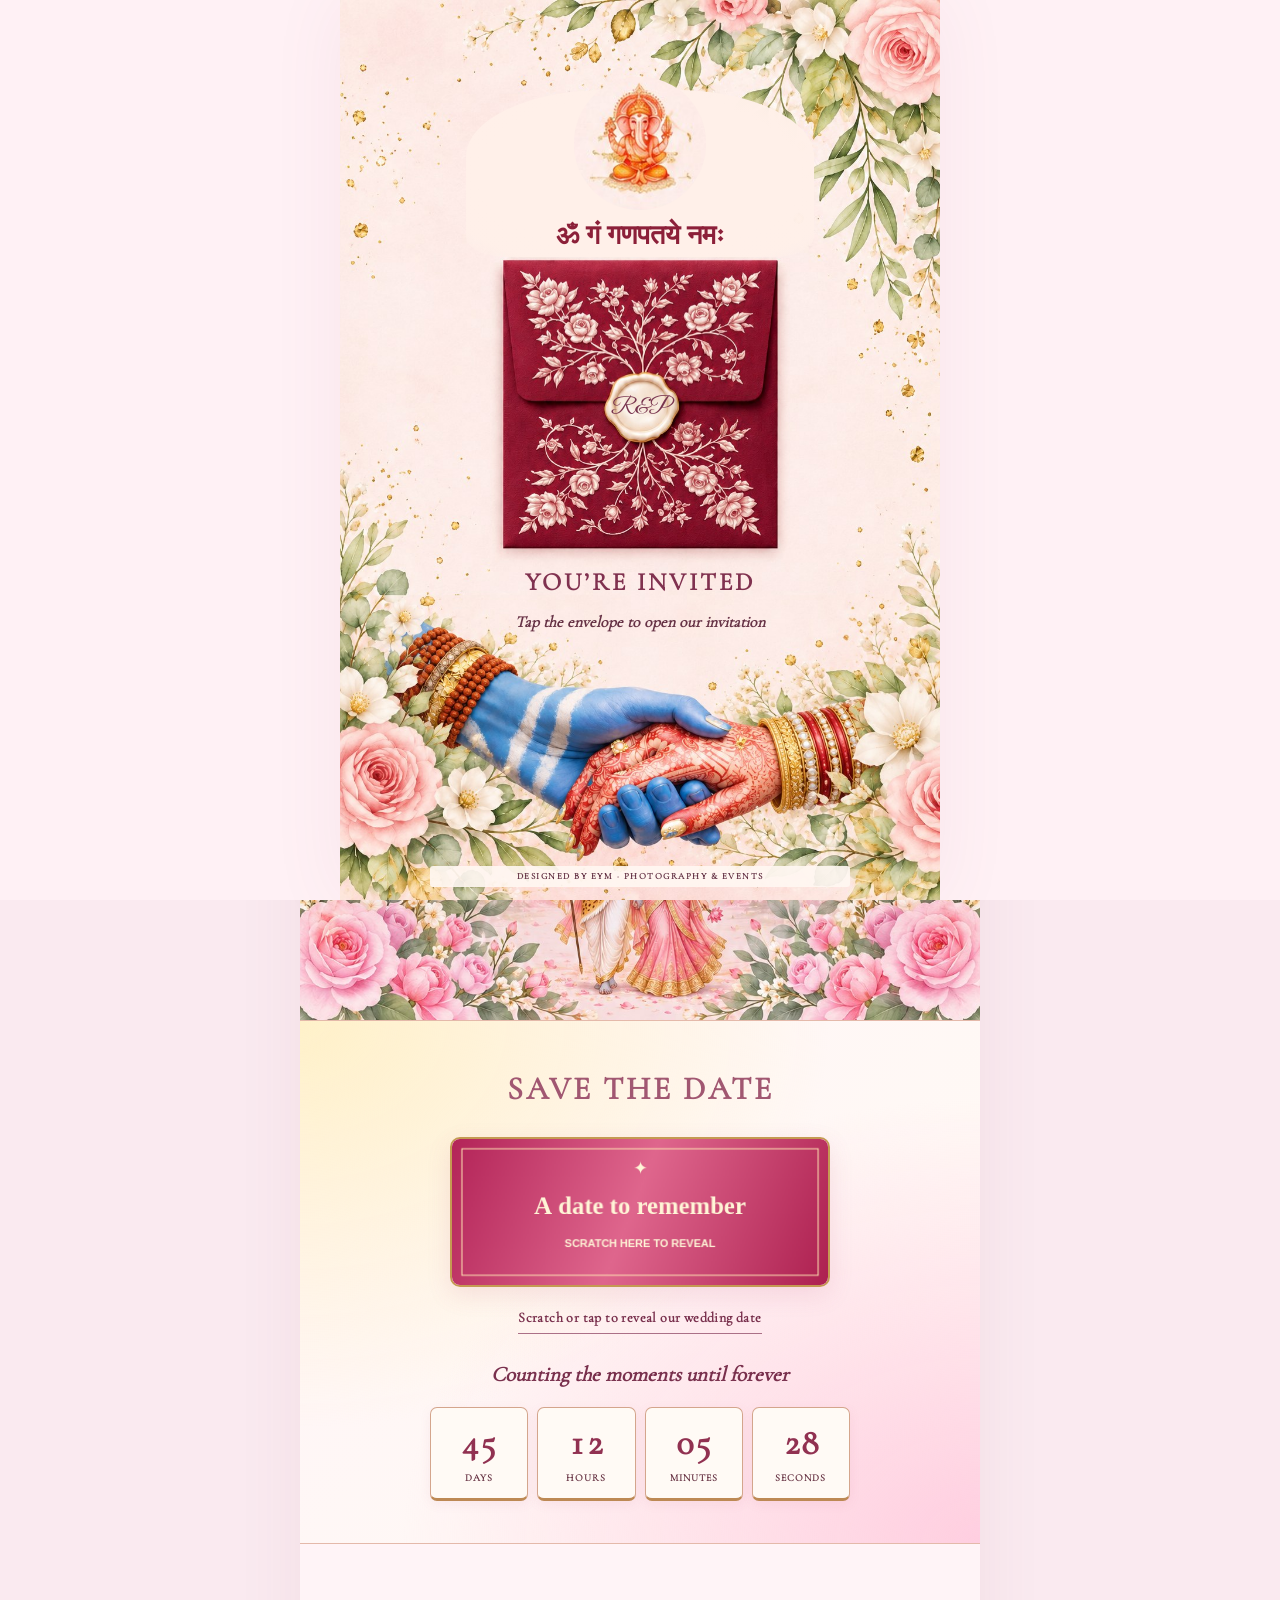
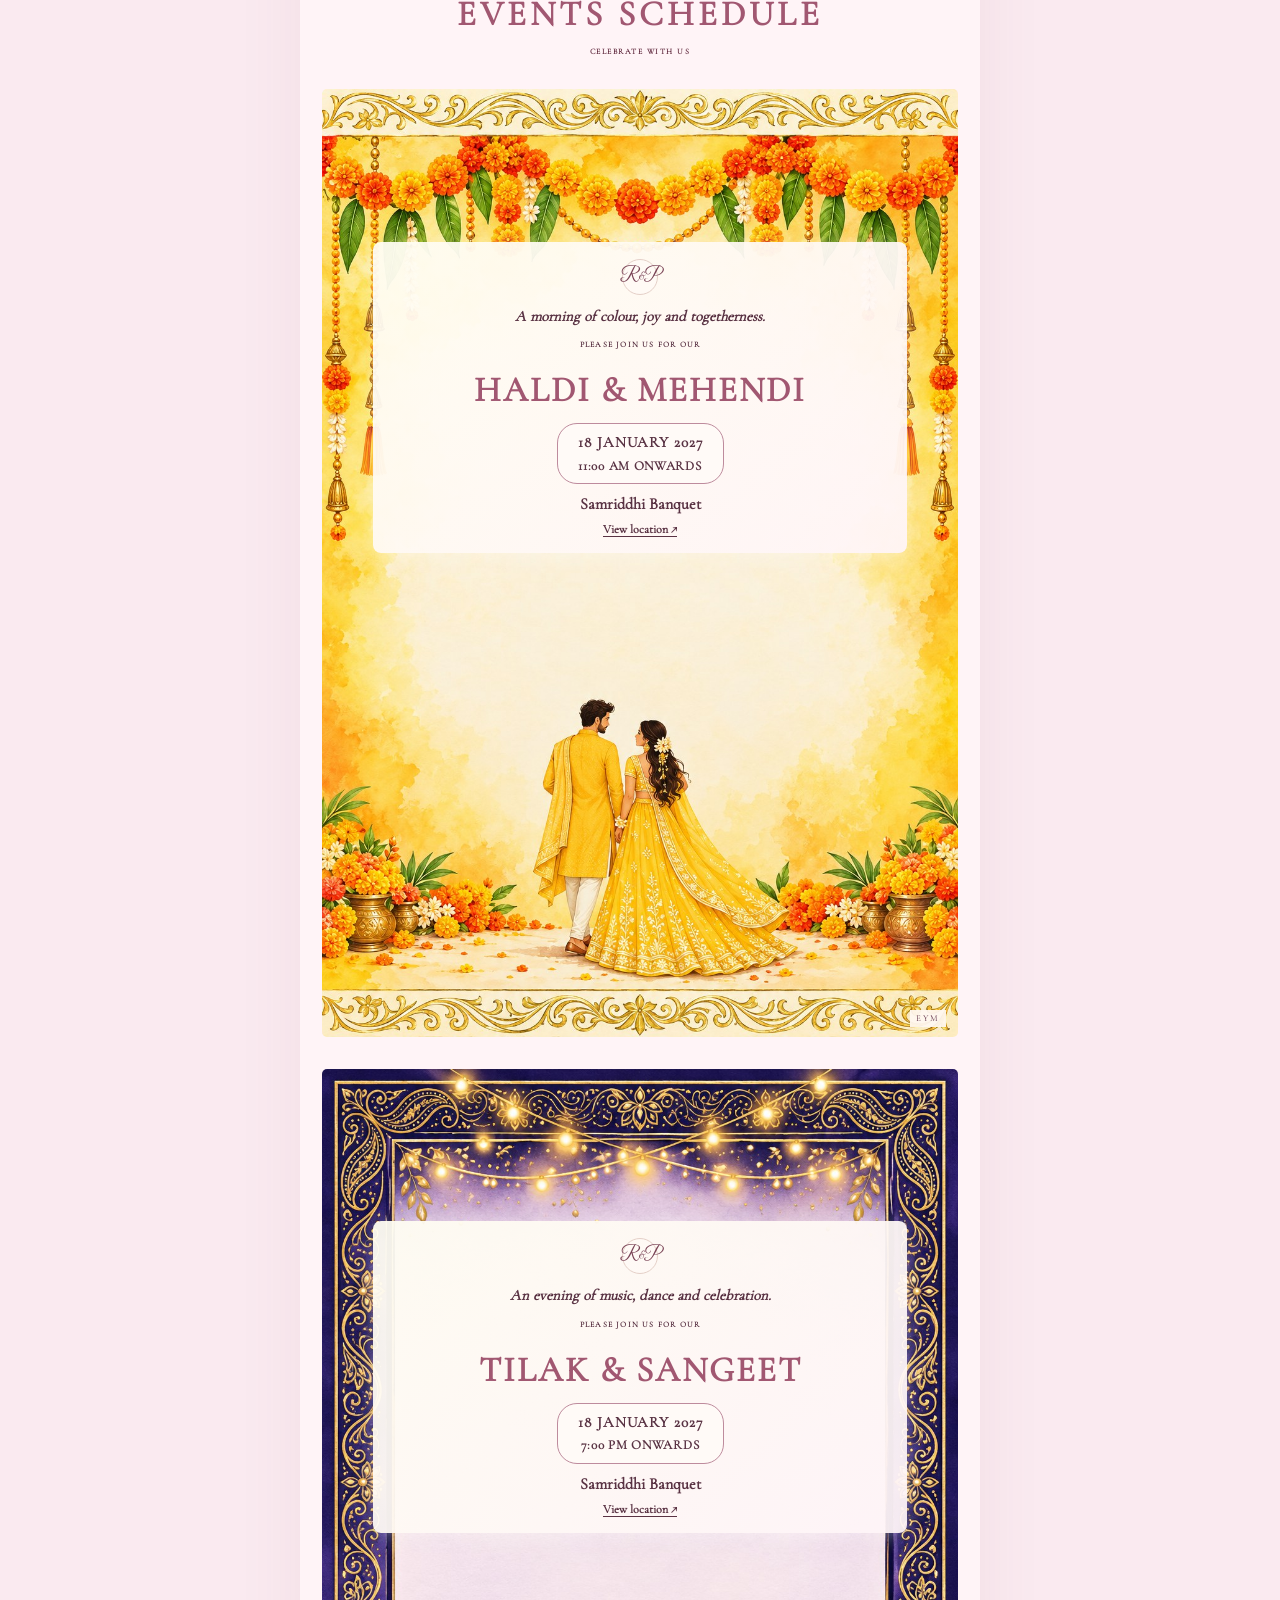
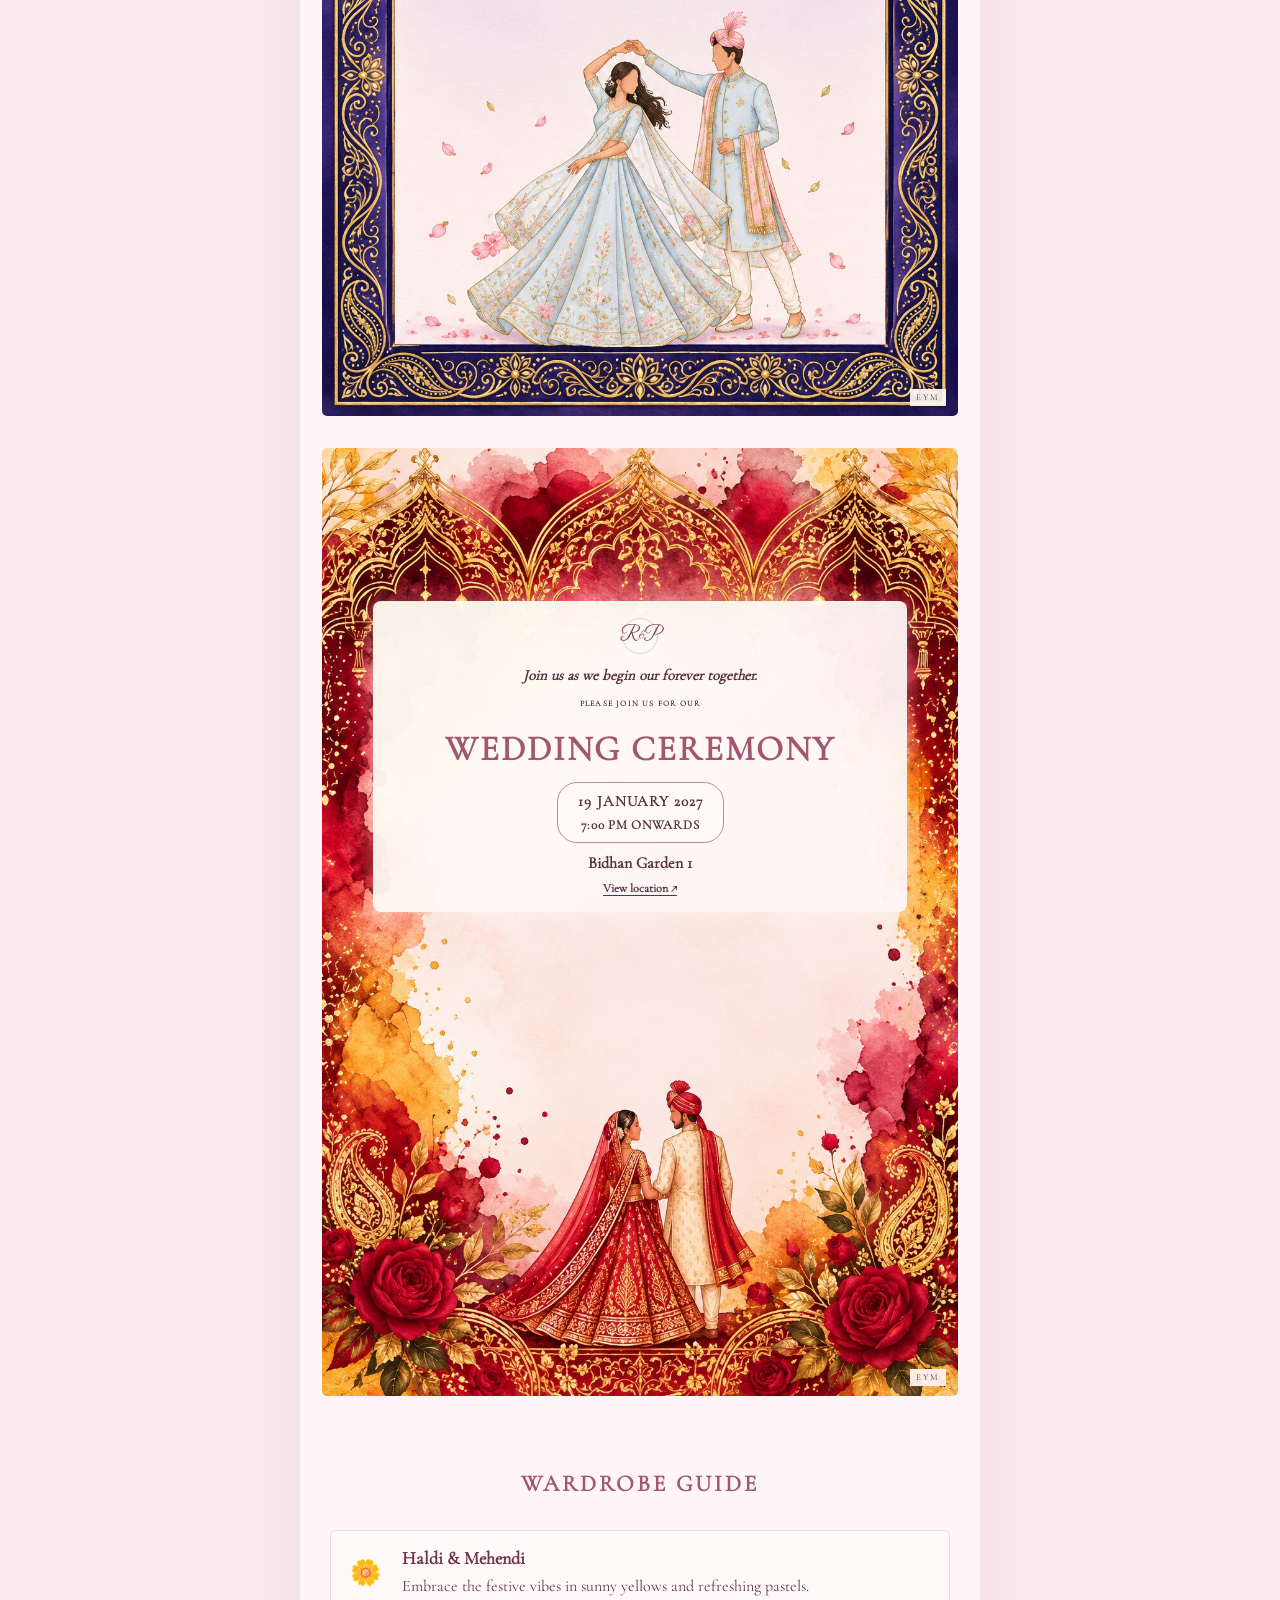
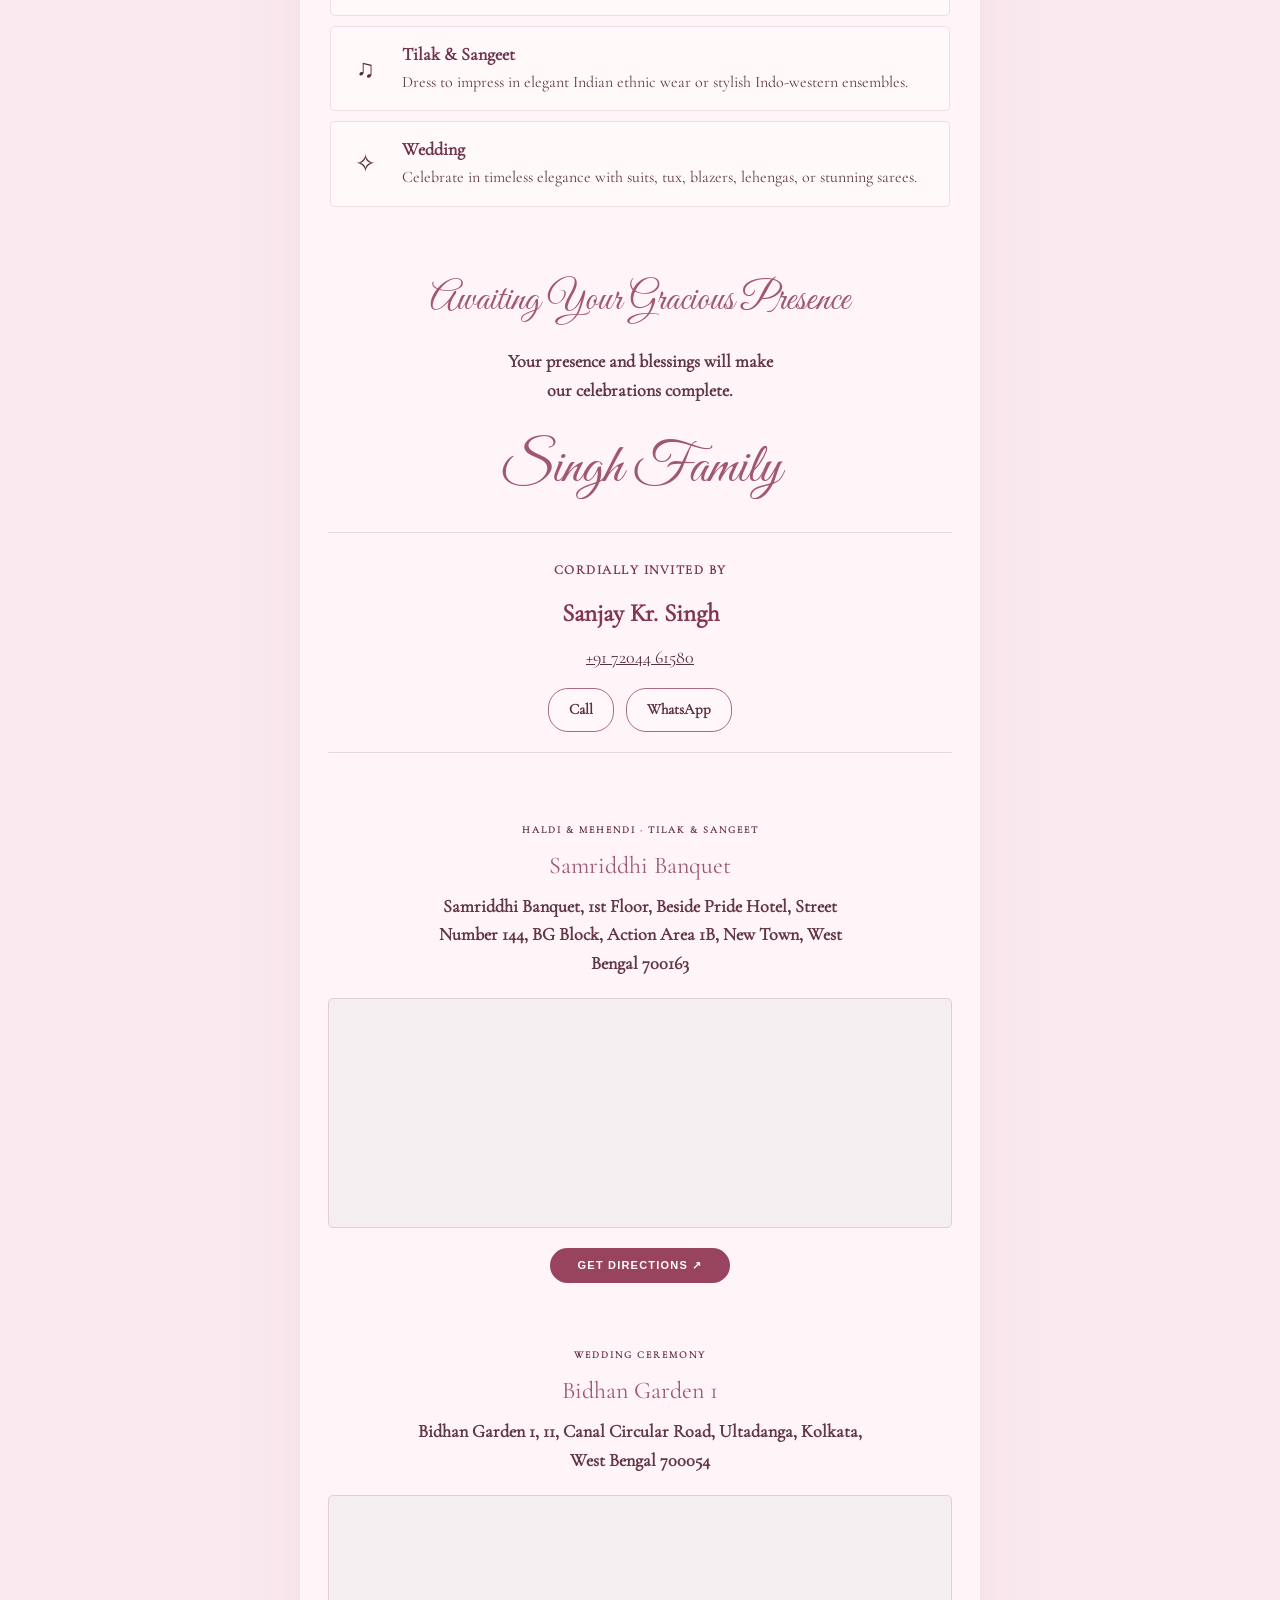
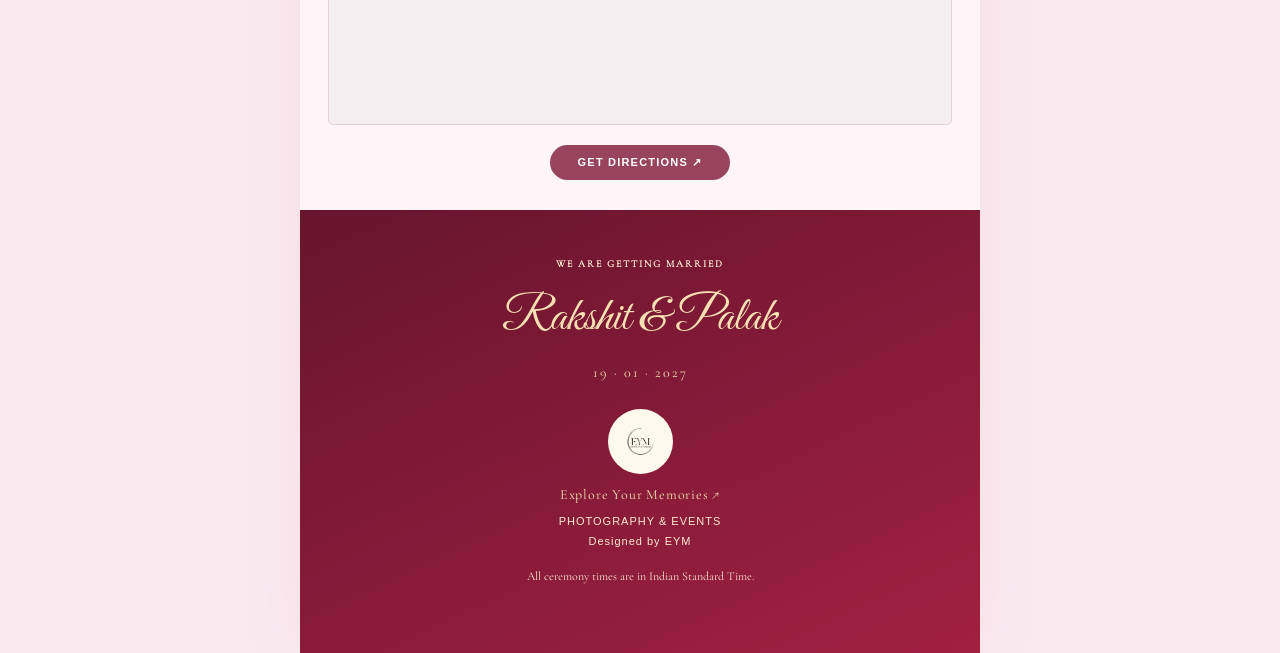
<file: rakshit-palak/bride/index.html>
<!doctype html><html lang="en"><head><meta charset="utf-8"><meta name="viewport" content="width=device-width,initial-scale=1"><meta name="theme-color" content="#fff1f5"><title>Rakshit &amp; Palak | Wedding Invitation</title><meta name="description" content="The Singh Family invites you to celebrate Rakshit and Palak’s wedding, 18–19 January 2027, Kolkata."><style>
@font-face{font-family:InvitationScript;src:url('/rakshit-palak/assets/great-vibes.ttf') format('truetype');font-display:swap}@font-face{font-family:InvitationSerif;src:url('/rakshit-palak/assets/cormorant.ttf') format('truetype');font-display:swap}
*{box-sizing:border-box}html{scroll-behavior:smooth}body{margin:0;color:#774252;background:#faeaf0;font-family:InvitationSerif,Georgia,serif}button,a{-webkit-tap-highlight-color:transparent}button{cursor:pointer;font:inherit}a{color:inherit}h1,h2,h3,p{margin:0}main{max-width:680px;margin:auto;background:#fff4f7;overflow:hidden;box-shadow:0 0 65px #89485912}.eyebrow{font:10px/1.7 InvitationSerif,Georgia,serif;letter-spacing:2px;text-transform:uppercase;color:#967a7f}.hero{position:relative;background:url('/rakshit-palak/assets/reference-welcome.jpg') center/100% 100%;aspect-ratio:2/3;text-align:center;padding:19% 16% 19%;}.mantra{padding:10px 8px;border:1px solid #d9bcc3;border-radius:6px;background:#fff0f4e6;color:#855260;font:clamp(10px,1.8vw,14px)/1.7 Georgia,serif;margin:0 auto 12px}.hero-intro{font-size:clamp(11px,2vw,16px);line-height:1.35;margin:10px 0 8px;color:#9b727d}.person-name{font:clamp(48px,10vw,82px)/1.15 InvitationScript,cursive;color:#b54d72;font-weight:400;margin:3px 0}.parents{font-size:clamp(11px,2vw,16px);line-height:1.3;color:#936e7b}.union{font:italic clamp(15px,3vw,22px) InvitationSerif,serif;margin:7px 0;color:#a27884}.hero .family{font-size:12px;letter-spacing:1px;margin-top:14px;color:#9c7981}.save{padding:45px 30px 35px;text-align:center;background:radial-gradient(ellipse at 30% 0%,#fff,#fff1f5 70%);border-bottom:1px solid #ead5dd}.save h2,.section-heading{font:400 clamp(24px,5vw,35px)/1.4 InvitationSerif,serif;letter-spacing:4px;text-transform:uppercase;color:#8e3d57}.save h2{font-size:20px;letter-spacing:3px;margin-bottom:26px}.scratch-box{width:min(100%,340px);height:115px;position:relative;margin:auto;border:1px solid #dfc8cc;border-radius:3px;overflow:hidden}.date-under{height:100%;display:flex;flex-direction:column;justify-content:center;gap:6px;background:#fff9f9}.date-under span{font-size:10px;letter-spacing:2px}.date-under strong{font-size:24px;font-weight:400;letter-spacing:2px;color:#985060}.scratch-box canvas{position:absolute;inset:0;width:100%;height:100%;touch-action:none;cursor:crosshair}.scratch-box.revealed canvas{opacity:0;pointer-events:none;transition:opacity .5s}.text-btn{border:0;border-bottom:1px solid #c6a6ae;padding:5px 0;background:none;color:#a37786;font:10px InvitationSerif,serif;letter-spacing:1px;margin:12px auto 0}.count-intro{font:italic 15px InvitationSerif,serif;color:#9f7b86;margin:22px 0 17px}.countdown{display:flex;justify-content:center;gap:0}.countdown div{width:78px;border-right:1px solid #e3cfd5;padding:2px 9px}.countdown div:last-child{border:0}.countdown strong{display:block;font-size:28px;font-weight:400;color:#956273}.countdown span{font-size:8px;letter-spacing:1.5px;color:#a18992}.schedule{text-align:center;padding:46px 15px 30px}.schedule .eyebrow{font-size:8px;letter-spacing:1.5px}.events{padding:0 22px}.event-card{position:relative;aspect-ratio:2/3;margin-bottom:32px;background-size:100% 100%;background-position:center;border-radius:5px;overflow:hidden}.haldi{background-image:url('/rakshit-palak/assets/reference-haldi.jpg')}.sangeet{background-image:url('/rakshit-palak/assets/reference-sangeet.jpg')}.wedding{background-image:url('/rakshit-palak/assets/reference-wedding.jpg')}.event-panel{position:absolute;top:16%;left:9%;right:9%;text-align:center;padding:17px 14px 15px;background:linear-gradient(140deg,#fffcf2e6,#fff6f9db);border-radius:8px;box-shadow:0 4px 20px #fffffb55}.monogram{display:inline-flex;align-items:center;justify-content:center;border-radius:50%;background:#fffaf7cc;border:1px solid #e5d0c8;width:36px;height:36px;font:18px InvitationScript,cursive;color:#a88683}.monogram span{font-size:9px}.event-caption{font:italic clamp(11px,2vw,15px)/1.5 InvitationSerif,serif;color:#987e79;margin:10px 0 5px}.event-panel .eyebrow{font-size:8px;letter-spacing:1.2px}.event-card h2{font:400 clamp(22px,4.7vw,35px)/1.2 InvitationSerif,serif;letter-spacing:2px;text-transform:uppercase;margin:17px 0 12px;color:#99465d}.sangeet h2{color:#514367}.date-pill{display:inline-block;border:1px solid #d9c8bd;border-radius:20px;padding:7px 20px;font-size:13px;line-height:1.5;letter-spacing:1px;text-transform:uppercase}.date-pill span{font-size:11px;letter-spacing:.7px}.venue-short{font-size:14px;margin:10px 0 4px}.small-link{font-size:10px;text-underline-offset:3px}.art-credit{position:absolute;bottom:10px;right:12px;font:8px InvitationSerif,serif;letter-spacing:2px;color:#774b52;background:#fff5eacc;padding:3px 6px}.wardrobe{text-align:center;padding:40px 30px 32px}.wardrobe h2{font-size:23px;letter-spacing:3px;margin-bottom:30px}.wardrobe-list{text-align:left;display:grid;gap:10px}.wardrobe-row{display:grid;grid-template-columns:44px 1fr;gap:15px;padding:16px 12px;align-items:center;background:#fff9fa;border:1px solid #eddee3;border-radius:5px}.wardrobe-icon{font-size:25px;text-align:center}.wardrobe-row h3{font-size:15px;font-weight:400;color:#8e6473;margin-bottom:5px}.wardrobe-row p{font-size:13px;line-height:1.5;color:#a0878d}.presence{text-align:center;padding:35px 28px}.presence h2{font:38px/1.4 InvitationScript,cursive;color:#a15771;margin-bottom:20px}.presence>p{font-size:15px;line-height:1.7;color:#9c7d86}.family-name{font:32px InvitationScript,cursive;color:#b07687;margin:20px 0}.contact{font-size:14px;line-height:1.7;padding:20px 10px;border-top:1px solid #ead8de;border-bottom:1px solid #ead8de;margin-top:25px}.contact strong{display:block;font-size:20px;font-weight:400;margin:8px 0}.actions{display:flex;justify-content:center;gap:12px;margin-top:15px}.actions a{font-size:12px;border:1px solid #d6b6c1;border-radius:20px;padding:8px 20px;text-decoration:none}.location{text-align:center;padding:30px 28px}.location h3{font-size:24px;font-weight:400;margin:12px 0;color:#8b576a}.location p{font-size:14px;line-height:1.6;color:#9e8089;max-width:450px;margin:0 auto 20px}.location iframe{display:block;width:100%;height:230px;border:1px solid #e2cfd6;border-radius:5px;background:#f5eef0}.map-button{display:inline-block;padding:11px 28px;border-radius:25px;background:#d6a06b;color:#fff;font:10px Arial,sans-serif;letter-spacing:1.2px;text-decoration:none;margin-top:20px}.footer{background:linear-gradient(155deg,#67152d,#a12042);text-align:center;color:#f8dfb4;padding:42px 25px 70px}.footer .eyebrow{color:#e6bd9e}.footer h2{font:48px/1.4 InvitationScript,cursive;margin:12px 0}.footer-date{font-size:14px;letter-spacing:2px}.footer-logo{width:65px;height:65px;object-fit:contain;background:#fff9ed;border-radius:50%;padding:7px;display:block;margin:28px auto 10px}.brand-link{font-size:14px;text-decoration:none;letter-spacing:.8px}.brand-detail{font:9px/1.8 Arial,sans-serif;letter-spacing:1px;margin-top:8px;color:#e6c7ad}.footer small{display:block;font-size:10px;color:#d4a5a8;margin-top:18px}.music,.scroll-next{position:fixed;z-index:20;bottom:16px;width:38px;height:38px;border:1px solid #b78191;border-radius:50%;background:#9e4962e8;color:#fff5f8;box-shadow:0 3px 12px #7e405522;display:grid;place-items:center;font:20px Georgia,serif}.music{left:16px}.scroll-next{right:16px}.scroll-next[hidden]{display:none}.petals{position:fixed;inset:0;pointer-events:none;z-index:12;overflow:hidden}.petal{position:absolute;top:-24px;width:8px;height:10px;border-radius:70% 15% 60% 20%;background:#ce315b;animation:fall linear infinite}.petal:nth-child(3n){background:#e6c642;width:5px;height:6px}.petal:nth-child(4n){background:#df8db6}.petal:nth-child(5n){background:#92b973;width:5px}@keyframes fall{to{transform:translate(40px,110vh) rotate(420deg)}}
@media(max-width:450px){.hero{padding-top:19%;padding-left:16%;padding-right:16%}.mantra{font-size:9px;line-height:1.5;padding:6px;margin-bottom:7px}.hero-intro{font-size:10px;margin:6px 0}.person-name{font-size:45px;margin:1px 0}.parents{font-size:10px;line-height:1.3}.union{font-size:14px;margin:5px 0}.hero .family{font-size:9px;margin-top:8px}.events{padding:0 16px}.event-panel{top:16%;left:8%;right:8%;padding:11px 10px}.monogram{width:25px;height:25px;font-size:14px}.event-caption{font-size:10px;margin:6px 0 3px}.event-panel .eyebrow{font-size:7px;letter-spacing:.8px}.event-card h2{font-size:21px;letter-spacing:1.3px;margin:12px 0 9px}.date-pill{font-size:11px;padding:5px 14px}.date-pill span{font-size:10px}.venue-short{font-size:12px;margin:7px 0 3px}.small-link{font-size:9px}.schedule{padding:35px 10px 25px}.section-heading{font-size:25px;letter-spacing:2.5px}.wardrobe{padding:35px 20px 20px}.wardrobe-row p{font-size:12px}.presence h2{font-size:32px}.location{padding:25px 20px}.save{padding:35px 22px}.countdown div{width:67px}.event-card{margin-bottom:26px}}
@media(prefers-reduced-motion:reduce){html{scroll-behavior:auto}.petal{display:none}.scratch-box.revealed canvas{transition:none}}
body.closed{overflow:hidden}.envelope-opening{position:fixed;inset:0;z-index:50;background:#fff1f5;display:grid;place-items:center;transition:opacity .65s .6s}.envelope-stage{position:relative;width:min(100vw,66.6667svh,680px);aspect-ratio:2/3;background:url('/rakshit-palak/assets/shiv-parvati-envelope.jpg') center/100% 100%;text-align:center;box-shadow:0 0 70px #95516e12}.envelope-button{position:absolute;left:32%;top:34%;width:36%;height:24%;padding:0;border:0;background:transparent;perspective:900px}.envelope-flap{position:absolute;inset:0;background:url('/rakshit-palak/assets/shiv-parvati-envelope.jpg');background-size:277.7778% 416.6667%;background-position:50% 44.7368%;clip-path:polygon(0 0,100% 0,100% 48%,50% 58%,0 48%);transform-origin:center top;transition:transform .8s;backface-visibility:hidden}.envelope-monogram{position:absolute;left:50%;top:50%;transform:translate(-50%,-50%);width:22%;aspect-ratio:1;border:1px solid #d5bc88;border-radius:50%;display:grid;place-items:center;background:#fff5e9;color:#a77c8a;font:clamp(10px,2vw,18px) InvitationScript,cursive;transition:opacity .2s}.envelope-heading{position:absolute;top:63%;left:10%;right:10%;font:clamp(15px,3vw,25px) InvitationSerif,serif;letter-spacing:3px;color:#8d5366}.envelope-hint{position:absolute;top:68%;left:5%;right:5%;font:italic clamp(10px,1.9vw,14px) InvitationSerif,serif;color:#a3838f}.envelope-brand{position:absolute;bottom:3%;left:5%;right:5%;font:8px InvitationSerif,serif;letter-spacing:1.5px;color:#a1808e}.opening-envelope{opacity:0;pointer-events:none}.opening-envelope .envelope-flap{transform:rotateX(170deg)}.opening-envelope .envelope-monogram{opacity:0}.envelope-opening[hidden]{display:none}@media(prefers-reduced-motion:reduce){.envelope-opening,.envelope-flap,.envelope-monogram{transition:none}}
.envelope-button{left:27.2%;top:28.9%;width:45.7%;height:32%}.envelope-flap{background-size:218.818% 312.5%;background-position:50% 42.5%}.envelope-monogram{top:51.25%;background:transparent;border:0;width:26%;font-size:clamp(13px,2.5vw,23px)}
/* Client feedback, 30 October: legible text, highlighted date and family. */
body{color:#542b3c}.eyebrow{color:#693448;font-weight:600}.hero-intro,.parents,.hero .family{color:#603345;font-weight:600}.hero-intro{font-size:clamp(13px,2.1vw,17px);line-height:1.45}.parents{font-size:clamp(13px,2.2vw,18px);line-height:1.45}.person-name{color:#973b5b}.mantra{color:#613044;background:#fff6f8f2;font-weight:600}.union{color:#71364b}.hero .family{font-size:clamp(12px,2vw,16px)}.hero{padding-bottom:29%}.save h2,.section-heading,.event-card h2,.presence h2,.location h3{color:#a15771}.save h2,.section-heading,.event-card h2{font-weight:600}.event-caption,.event-panel .eyebrow,.date-pill,.venue-short,.small-link{color:#593243;font-weight:600}.event-panel{background:linear-gradient(140deg,#fffdf2f2,#fff5f8f0)}.date-pill{border-color:#be8b9d;background:#fffaf7;font-size:15px}.date-pill span{font-size:13px}.venue-short{font-size:16px}.small-link{font-size:12px;text-decoration-thickness:1px}.monogram{color:#784154}.wardrobe-row h3{color:#71344e;font-weight:600;font-size:18px}.wardrobe-row p{color:#603c49;font-size:16px;line-height:1.55}.presence>p,.location p{color:#613646;font-size:18px;font-weight:600;line-height:1.6}.presence .family-name{font-family:InvitationScript,cursive;font-size:clamp(42px,8vw,56px);line-height:1.4;color:#a15771;font-weight:400;margin:24px 0}.contact{color:#593040;font-size:18px}.contact strong{font-size:25px;font-weight:600;color:#823652}.contact .eyebrow{font-size:13px;color:#79364f;letter-spacing:1.5px}.actions a{font-size:15px;font-weight:600;border-color:#ad6b82;background:#fff7fa}.map-button{background:#99445f;color:white;font-size:11px;font-weight:600}.art-credit{color:#613349;background:#fff8f1ed;font-size:9px}.footer .eyebrow,.brand-detail,.footer small{color:#ffe8d3}.brand-detail{font-size:11px}.footer small{font-size:12px}.envelope-heading{color:#80314f;font-weight:600}.envelope-hint{color:#673346;font-weight:600;font-size:clamp(12px,2vw,16px)}.envelope-brand{color:#633144;background:#fff8f2e8;left:15%;right:15%;bottom:1.5%;padding:5px 3px;font-weight:600;font-size:9px;border-radius:3px}.envelope-monogram{color:#78344e}.save{position:relative;background:radial-gradient(ellipse at 0 0,#fff1c9,transparent 55%),radial-gradient(ellipse at 100% 100%,#ffcee0,transparent 60%),linear-gradient(130deg,#fff5f7,#fffaf4);padding:46px 30px 42px;border-top:1px solid #e4b9aa;border-bottom:1px solid #e4b9aa}.save h2{font-size:clamp(25px,4.5vw,32px);letter-spacing:3px;margin-bottom:25px}.scratch-box{height:150px;width:min(100%,380px);border:2px solid #c49a52;border-radius:10px;box-shadow:0 8px 24px #b5497020}.date-under{background:linear-gradient(120deg,#fffdf5,#ffe7f0);gap:10px}.date-under strong{font-weight:600;color:#8b3052;font-size:clamp(22px,4vw,29px);letter-spacing:1.2px}.date-under span{font-weight:600;color:#613346;font-size:11px}.text-btn{color:#79304d;border-color:#ab7087;font-size:14px;font-weight:600;letter-spacing:.4px;margin-top:15px;padding:7px 0}.count-intro{color:#79304d;font-size:21px;font-weight:600;margin:28px 0 20px}.countdown{max-width:420px;margin:auto;display:grid;grid-template-columns:repeat(4,minmax(0,1fr));gap:9px}.countdown div,.countdown div:last-child{width:auto;padding:14px 3px;border:1px solid #d4a58c;border-bottom:3px solid #bd8954;border-radius:7px;background:#fffaf5;box-shadow:0 3px 12px #af547014}.countdown strong{color:#913151;font-weight:600;font-size:36px;line-height:1.15;font-variant-numeric:tabular-nums}.countdown span{display:block;color:#6b3848;font-weight:600;font-size:10px;letter-spacing:1px;margin-top:9px}.petals{opacity:.75}body.closed .petals{opacity:0}
@media(max-width:450px){.hero{padding-top:19%;padding-bottom:31%}.hero-intro{font-size:12px;line-height:1.4;margin:8px 0}.parents{font-size:12px;line-height:1.4}.person-name{font-size:45px}.hero .family{font-size:12px;margin-top:12px}.mantra{font-size:10px;line-height:1.5}.union{font-size:16px;margin:6px 0}.save{padding:35px 20px}.save h2{font-size:27px}.count-intro{font-size:19px}.countdown{gap:6px}.countdown div{padding:12px 2px}.countdown strong{font-size:31px}.countdown span{font-size:9px;letter-spacing:.4px}.text-btn{font-size:13px}.event-panel{padding:12px 10px}.event-caption{font-size:12px;margin:6px 0}.event-panel .eyebrow{font-size:9px;letter-spacing:.6px}.event-card h2{font-size:22px;letter-spacing:1px;margin:10px 0}.date-pill{font-size:13px;padding:6px 12px}.date-pill span{font-size:12px}.venue-short{font-size:14px;margin:8px 0 4px}.small-link{font-size:11px}.wardrobe-row h3{font-size:16px}.wardrobe-row p{font-size:15px}.presence>p,.location p{font-size:16px}.presence .family-name{font-size:46px}.contact{font-size:17px}.contact strong{font-size:24px}.envelope-heading{font-size:20px;letter-spacing:2px}.envelope-hint{font-size:12px}.envelope-brand{font-size:8px;letter-spacing:.7px}}

/* November client corrections: Ganpati blessing and content-sized ceremony cards. */
html{-webkit-text-size-adjust:100%;text-size-adjust:100%}
.envelope-blessing{position:absolute;z-index:2;top:10%;left:21%;width:58%;height:18.5%;display:flex;flex-direction:column;align-items:center;justify-content:flex-end;background:radial-gradient(ellipse,#fff0e9 65%,#fff0e9f5 85%,#fff0e900 100%);border-radius:40% 40% 12% 12%;pointer-events:none}
.envelope-ganpati{width:38%;aspect-ratio:1;flex-shrink:0;background-image:url('/rakshit-palak/assets/shiv-parvati-envelope.jpg');background-size:650% 975%;background-position:50% 20.4%;border-radius:50%}
.envelope-blessing p{margin:2% 0 1%;font-family:Georgia,'Noto Serif Devanagari',serif;font-size:clamp(17px,3.2vw,27px);font-weight:700;line-height:1.35;color:#8c2039;white-space:nowrap}
.event-card{aspect-ratio:auto;padding:24% 8% 76%;background-size:100% 100%;overflow:visible}
.event-card .event-panel{position:relative;top:auto;left:auto;right:auto;width:100%;margin:0}
@media(max-width:450px){.event-card{padding:24% 8% 76%}.envelope-blessing p{font-size:clamp(16px,4.5vw,20px)}}
</style></head><body class="closed"><div class="envelope-opening" id="envelope-opening"><div class="envelope-stage"><div class="envelope-blessing"><div class="envelope-ganpati" role="img" aria-label="Lord Ganpati"></div><p lang="sa">ॐ गं गणपतये नमः</p></div><button class="envelope-button" id="open-envelope" aria-label="Open Rakshit and Palak’s wedding invitation"><span class="envelope-flap" aria-hidden="true"></span><span class="envelope-monogram" aria-hidden="true">R&amp;P</span></button><p class="envelope-heading">YOU’RE INVITED</p><p class="envelope-hint">Tap the envelope to open our invitation</p><p class="envelope-brand">DESIGNED BY EYM · PHOTOGRAPHY &amp; EVENTS</p></div></div><audio src="/rakshit-palak/assets/bfaafbd22a25.mp3" loop preload="metadata"></audio><button class="music" id="music" aria-label="Play music" aria-pressed="false" title="Play music">♫</button><button class="scroll-next" id="scroll-next" aria-label="Scroll down the invitation" title="Scroll down">↓</button><div class="petals" aria-hidden="true"></div><main inert><section class="hero" id="top" tabindex="-1"><div class="mantra" lang="sa">ॐ नमः शिवाय<br>वागर्थाविव सम्पृक्तौ वागर्थप्रतिपत्तये।<br>जगतः पितरौ वन्दे पार्वतीपरमेश्वरौ॥</div><p class="hero-intro">With the blessings of Lord Shiva &amp; Goddess Parvati<br>we invite you to celebrate the wedding of</p><div class="person"><h1 class="person-name">Rakshit</h1><p class="parents">Son of Mr. Rajesh Kumar Singh<br>&amp; Mrs. Shobha Singh</p></div><div class="union">with</div><div class="person"><h2 class="person-name">Palak</h2><p class="parents">Daughter of Mr. Sanjay Kr. Singh<br>&amp; Mrs. Nirmala Singh</p></div><p class="family">Invited by the Singh Family</p></section><section class="save"><h2>Save the Date</h2><div class="scratch-box"><div class="date-under"><span>TUESDAY</span><strong>19 JANUARY 2027</strong><span>7:00 PM ONWARDS</span></div><canvas id="scratch" aria-hidden="true"></canvas></div><button class="text-btn" id="reveal">Scratch or tap to reveal our wedding date</button><p class="count-intro" id="count-label">Counting the moments until forever</p><div class="countdown" aria-label="Wedding countdown"><div><strong id="days">—</strong><span>DAYS</span></div><div><strong id="hours">—</strong><span>HOURS</span></div><div><strong id="minutes">—</strong><span>MINUTES</span></div><div><strong id="seconds">—</strong><span>SECONDS</span></div></div></section><section class="schedule"><h2 class="section-heading">Events Schedule</h2><span class="eyebrow">CELEBRATE WITH US</span></section><div class="events"><article class="event-card haldi" aria-label="Haldi & Mehendi"><div class="event-panel"><span class="monogram">R<span>&amp;</span>P</span><p class="event-caption">A morning of colour, joy and togetherness.</p><span class="eyebrow">PLEASE JOIN US FOR OUR</span><h2>Haldi & Mehendi</h2><div class="date-pill">18 January 2027<br><span>11:00 AM onwards</span></div><p class="venue-short">Samriddhi Banquet</p><a class="small-link" href="https://www.google.com/maps/search/?api=1&amp;query=Samriddhi%20Banquet%2C%201st%20Floor%2C%20Beside%20Pride%20Hotel%2C%20Street%20Number%20144%2C%20BG%20Block%2C%20Action%20Area%201B%2C%20New%20Town%2C%20West%20Bengal%20700163" target="_blank" rel="noopener">View location ↗</a></div><span class="art-credit">EYM</span></article><article class="event-card sangeet" aria-label="Tilak & Sangeet"><div class="event-panel"><span class="monogram">R<span>&amp;</span>P</span><p class="event-caption">An evening of music, dance and celebration.</p><span class="eyebrow">PLEASE JOIN US FOR OUR</span><h2>Tilak & Sangeet</h2><div class="date-pill">18 January 2027<br><span>7:00 PM onwards</span></div><p class="venue-short">Samriddhi Banquet</p><a class="small-link" href="https://www.google.com/maps/search/?api=1&amp;query=Samriddhi%20Banquet%2C%201st%20Floor%2C%20Beside%20Pride%20Hotel%2C%20Street%20Number%20144%2C%20BG%20Block%2C%20Action%20Area%201B%2C%20New%20Town%2C%20West%20Bengal%20700163" target="_blank" rel="noopener">View location ↗</a></div><span class="art-credit">EYM</span></article><article class="event-card wedding" aria-label="Wedding Ceremony"><div class="event-panel"><span class="monogram">R<span>&amp;</span>P</span><p class="event-caption">Join us as we begin our forever together.</p><span class="eyebrow">PLEASE JOIN US FOR OUR</span><h2>Wedding Ceremony</h2><div class="date-pill">19 January 2027<br><span>7:00 PM onwards</span></div><p class="venue-short">Bidhan Garden 1</p><a class="small-link" href="https://www.google.com/maps/search/?api=1&amp;query=Bidhan%20Garden%201%2C%2011%2C%20Canal%20Circular%20Road%2C%20Ultadanga%2C%20Kolkata%2C%20West%20Bengal%20700054" target="_blank" rel="noopener">View location ↗</a></div><span class="art-credit">EYM</span></article></div><section class="wardrobe"><h2 class="section-heading">Wardrobe Guide</h2><div class="wardrobe-list"><div class="wardrobe-row"><span class="wardrobe-icon">🌼</span><div><h3>Haldi &amp; Mehendi</h3><p>Embrace the festive vibes in sunny yellows and refreshing pastels.</p></div></div><div class="wardrobe-row"><span class="wardrobe-icon">♫</span><div><h3>Tilak &amp; Sangeet</h3><p>Dress to impress in elegant Indian ethnic wear or stylish Indo-western ensembles.</p></div></div><div class="wardrobe-row"><span class="wardrobe-icon">✧</span><div><h3>Wedding</h3><p>Celebrate in timeless elegance with suits, tux, blazers, lehengas, or stunning sarees.</p></div></div></div></section><section class="presence"><h2>Awaiting Your Gracious Presence</h2><p>Your presence and blessings will make<br>our celebrations complete.</p><p class="family-name">Singh Family</p><div class="contact"><span class="eyebrow">CORDIALLY INVITED BY</span><strong>Sanjay Kr. Singh</strong><a href="tel:+917204461580">+91 72044 61580</a><div class="actions"><a href="tel:+917204461580">Call</a><a href="https://wa.me/917204461580?text=Hello%20Sanjay%20Ji%2C%20I%20have%20a%20query%20about%20Rakshit%20and%20Palak%27s%20wedding." target="_blank" rel="noopener">WhatsApp</a></div></div></section><section class="location"><span class="eyebrow">Haldi & Mehendi · Tilak & Sangeet</span><h3>Samriddhi Banquet</h3><p>Samriddhi Banquet, 1st Floor, Beside Pride Hotel, Street Number 144, BG Block, Action Area 1B, New Town, West Bengal 700163</p><iframe title="Map to Samriddhi Banquet" loading="lazy" referrerpolicy="no-referrer-when-downgrade" src="https://maps.google.com/maps?q=Samriddhi%20Banquet%2C%201st%20Floor%2C%20Beside%20Pride%20Hotel%2C%20Street%20Number%20144%2C%20BG%20Block%2C%20Action%20Area%201B%2C%20New%20Town%2C%20West%20Bengal%20700163&amp;output=embed"></iframe><a class="map-button" href="https://www.google.com/maps/search/?api=1&amp;query=Samriddhi%20Banquet%2C%201st%20Floor%2C%20Beside%20Pride%20Hotel%2C%20Street%20Number%20144%2C%20BG%20Block%2C%20Action%20Area%201B%2C%20New%20Town%2C%20West%20Bengal%20700163" target="_blank" rel="noopener">GET DIRECTIONS ↗</a></section><section class="location"><span class="eyebrow">Wedding Ceremony</span><h3>Bidhan Garden 1</h3><p>Bidhan Garden 1, 11, Canal Circular Road, Ultadanga, Kolkata, West Bengal 700054</p><iframe title="Map to Bidhan Garden 1" loading="lazy" referrerpolicy="no-referrer-when-downgrade" src="https://maps.google.com/maps?q=Bidhan%20Garden%201%2C%2011%2C%20Canal%20Circular%20Road%2C%20Ultadanga%2C%20Kolkata%2C%20West%20Bengal%20700054&amp;output=embed"></iframe><a class="map-button" href="https://www.google.com/maps/search/?api=1&amp;query=Bidhan%20Garden%201%2C%2011%2C%20Canal%20Circular%20Road%2C%20Ultadanga%2C%20Kolkata%2C%20West%20Bengal%20700054" target="_blank" rel="noopener">GET DIRECTIONS ↗</a></section><footer class="footer"><span class="eyebrow">WE ARE GETTING MARRIED</span><h2>Rakshit &amp; Palak</h2><p class="footer-date">19 · 01 · 2027</p><img class="footer-logo" src="/rakshit-palak/assets/3c239b30e9ad.png" alt="EYM logo"><a class="brand-link" href="https://www.exploreyourmemories.com/" target="_blank" rel="noopener">Explore Your Memories ↗</a><p class="brand-detail">PHOTOGRAPHY &amp; EVENTS<br>Designed by EYM</p><small>All ceremony times are in Indian Standard Time.</small></footer></main><script>const audio=document.querySelector('audio'),music=document.getElementById('music');function musicLabel(){music.textContent=audio.paused?'♫':'Ⅱ';music.setAttribute('aria-label',audio.paused?'Play music':'Pause music');music.title=audio.paused?'Play music':'Pause music';music.setAttribute('aria-pressed',String(!audio.paused))}async function play(){audio.volume=.45;try{await audio.play()}catch(e){}musicLabel()}music.onclick=()=>{if(audio.paused)play();else{audio.pause();musicLabel()}};document.getElementById('scroll-next').onclick=()=>{if(audio.paused&&!audio.dataset.started){audio.dataset.started='true';play()}window.scrollBy({top:window.innerHeight*.78,behavior:matchMedia('(prefers-reduced-motion:reduce)').matches?'auto':'smooth'})};window.addEventListener('scroll',()=>{document.getElementById('scroll-next').hidden=window.innerHeight+window.scrollY>=document.documentElement.scrollHeight-20},{passive:true});const target=new Date('2027-01-19T19:00:00+05:30').getTime();function tick(){let diff=Math.max(0,target-Date.now());const vals=[Math.floor(diff/864e5),Math.floor(diff/36e5)%24,Math.floor(diff/6e4)%60,Math.floor(diff/1e3)%60];['days','hours','minutes','seconds'].forEach((id,i)=>document.getElementById(id).textContent=String(vals[i]).padStart(2,'0'));if(!diff)document.getElementById('count-label').textContent='Our wedding celebration has begun!'}tick();setInterval(tick,1000);const panel=document.querySelector('.scratch-box'),canvas=document.getElementById('scratch'),c=canvas.getContext('2d');let down=false,last=null,revealed=false;function reveal(){revealed=true;panel.classList.add('revealed');document.getElementById('reveal').textContent='19 January 2027 · Save the date';}function paint(){if(revealed)return;const r=panel.getBoundingClientRect(),d=devicePixelRatio||1;canvas.width=Math.round(r.width*d);canvas.height=Math.round(r.height*d);c.setTransform(d,0,0,d,0,0);c.globalCompositeOperation='source-over';let g=c.createLinearGradient(0,0,r.width,r.height);g.addColorStop(0,'#b32458');g.addColorStop(.48,'#df668d');g.addColorStop(1,'#ad2050');c.fillStyle=g;c.fillRect(0,0,r.width,r.height);c.strokeStyle='#ffe6b3';c.lineWidth=1;c.strokeRect(10,10,r.width-20,r.height-20);c.fillStyle='#fff5d7';c.textAlign='center';c.font='18px Georgia';c.fillText('✦',r.width/2,36);c.font='bold '+Math.min(25,r.width/12)+'px Georgia';c.fillText('A date to remember',r.width/2,77);c.font='bold 11px Arial';c.fillText('SCRATCH HERE TO REVEAL',r.width/2,111)}function erase(e){const r=canvas.getBoundingClientRect(),x=e.clientX-r.left,y=e.clientY-r.top;c.globalCompositeOperation='destination-out';c.lineWidth=36;c.lineCap='round';c.beginPath();c.moveTo(last?last.x:x,last?last.y:y);c.lineTo(x,y);c.stroke();c.beginPath();c.arc(x,y,18,0,Math.PI*2);c.fill();last={x,y}}canvas.onpointerdown=e=>{down=true;canvas.setPointerCapture(e.pointerId);erase(e)};canvas.onpointermove=e=>{if(down)erase(e)};canvas.onpointerup=()=>{down=false;last=null;const a=c.getImageData(0,0,canvas.width,canvas.height).data;let n=0,total=0;for(let i=3;i<a.length;i+=64){total++;if(a[i]<30)n++}if(n/total>.32)reveal()};canvas.onpointercancel=()=>{down=false;last=null};document.getElementById('reveal').onclick=reveal;new ResizeObserver(paint).observe(panel);paint();if(!matchMedia('(prefers-reduced-motion:reduce)').matches){for(let i=0;i<17;i++){let p=document.createElement('i');p.className='petal';p.style.left=(i*6)+'%';p.style.animationDuration=(13+i%5*2)+'s';p.style.animationDelay=(-i*3)+'s';document.querySelector('.petals').appendChild(p)}}document.getElementById('open-envelope').onclick=()=>{const gate=document.getElementById('envelope-opening');gate.classList.add('opening-envelope');play();audio.dataset.started='true';setTimeout(()=>{gate.hidden=true;document.querySelector('main').inert=false;document.body.classList.remove('closed');window.scrollTo({top:0,behavior:'instant'});document.getElementById('top').focus({preventScroll:true})},matchMedia('(prefers-reduced-motion:reduce)').matches?0:1250)};</script></body></html>
</file>
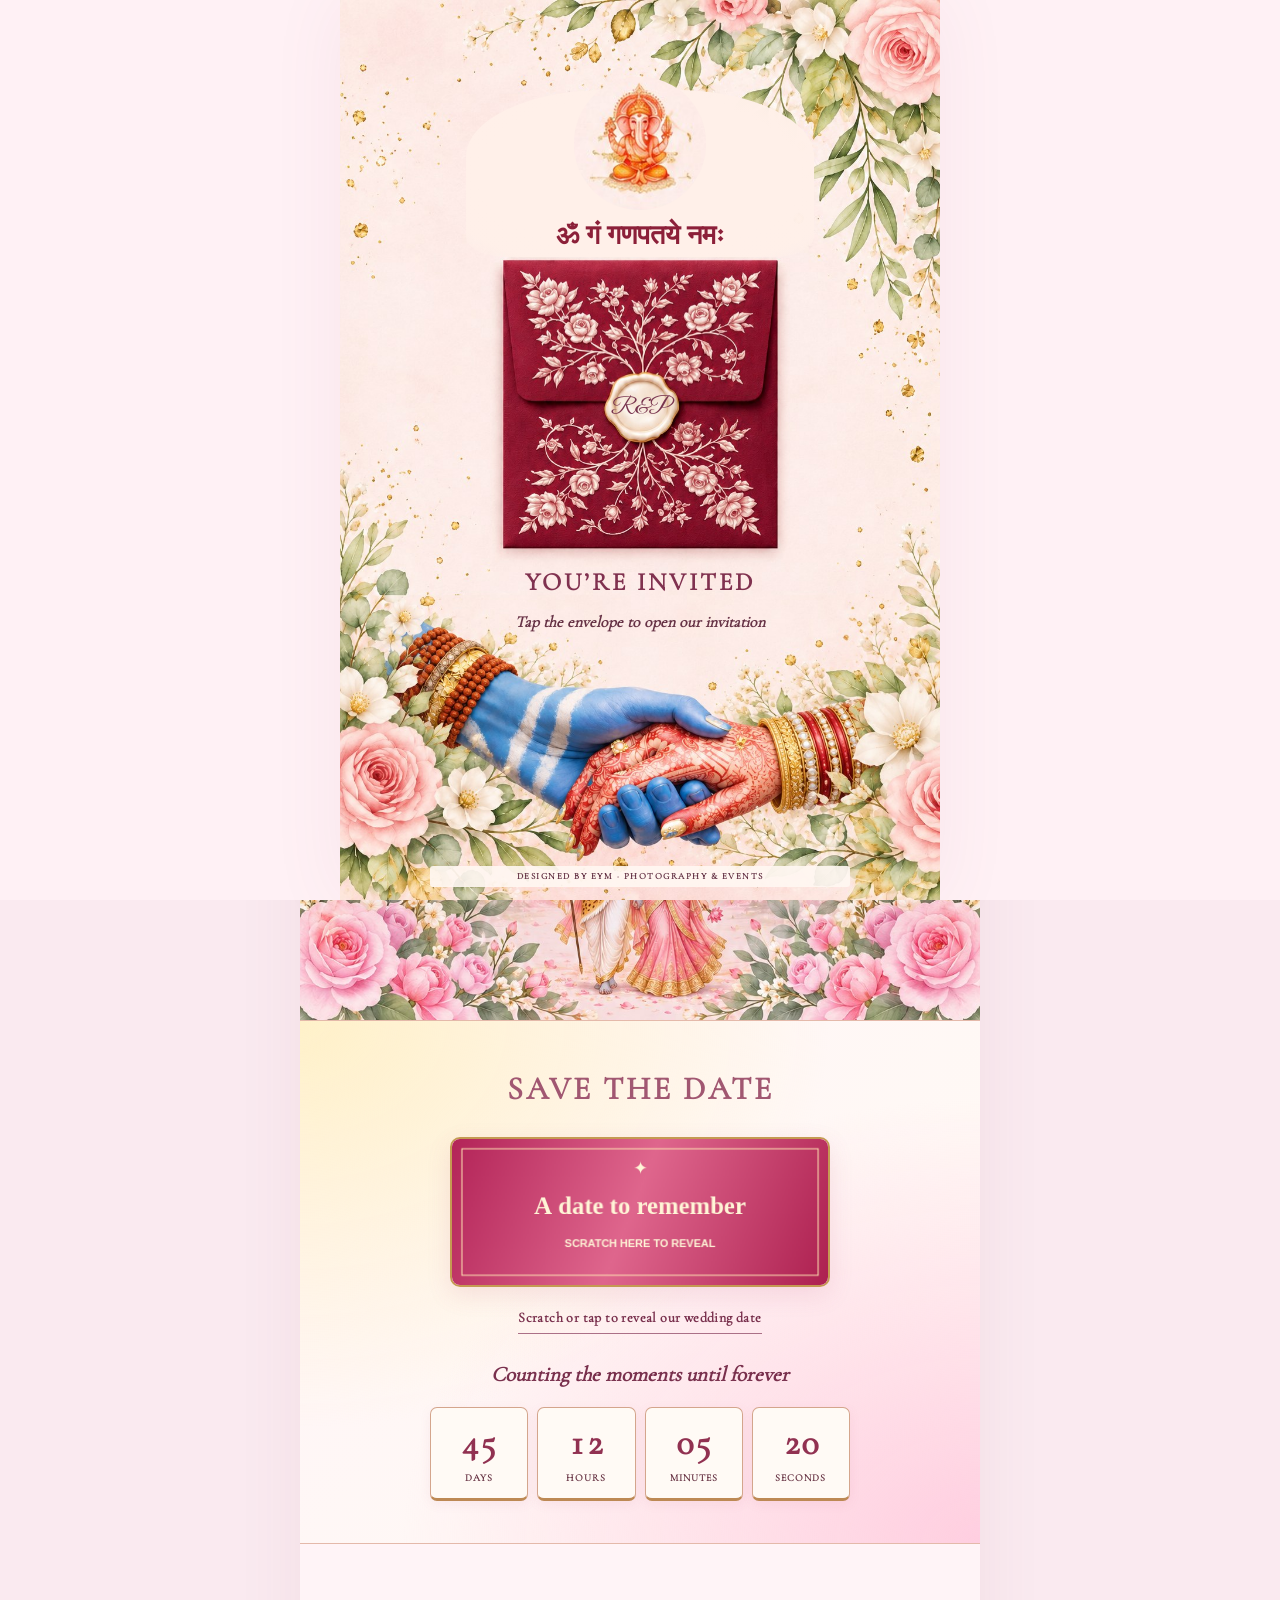
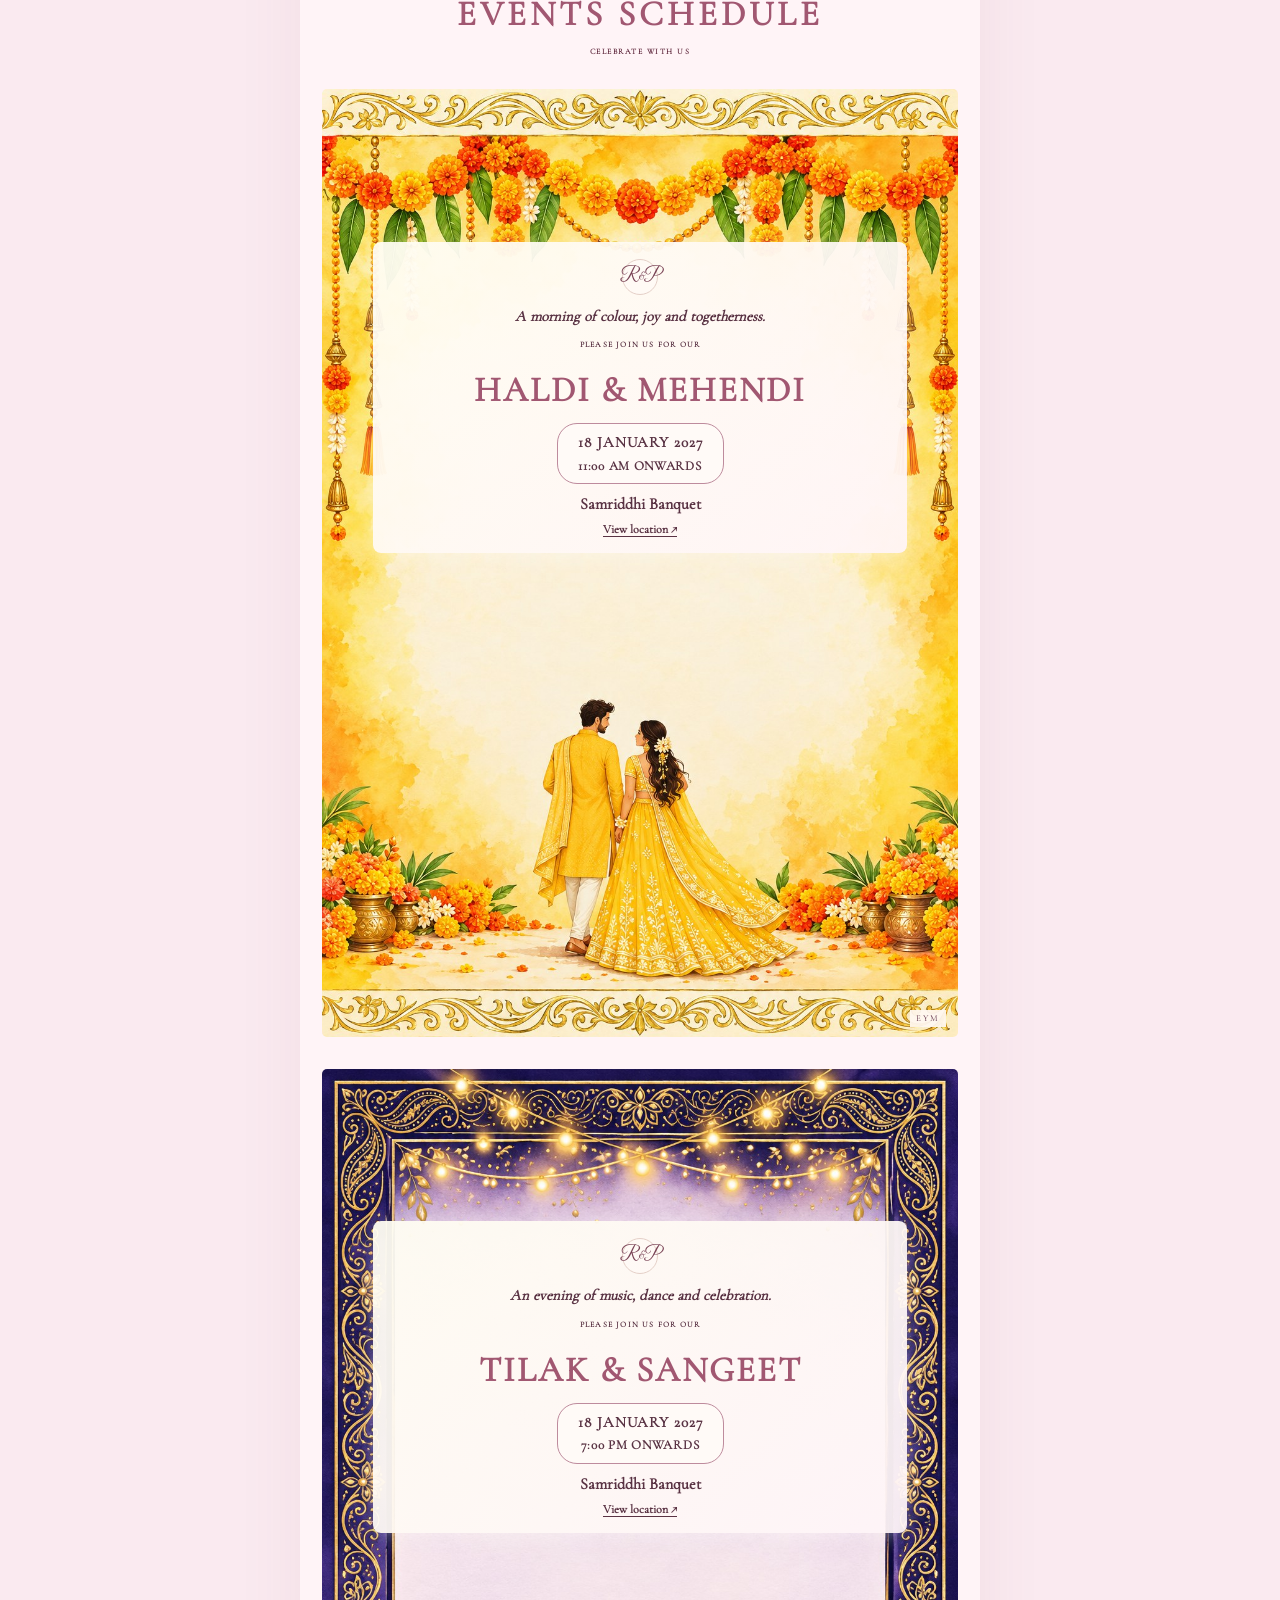
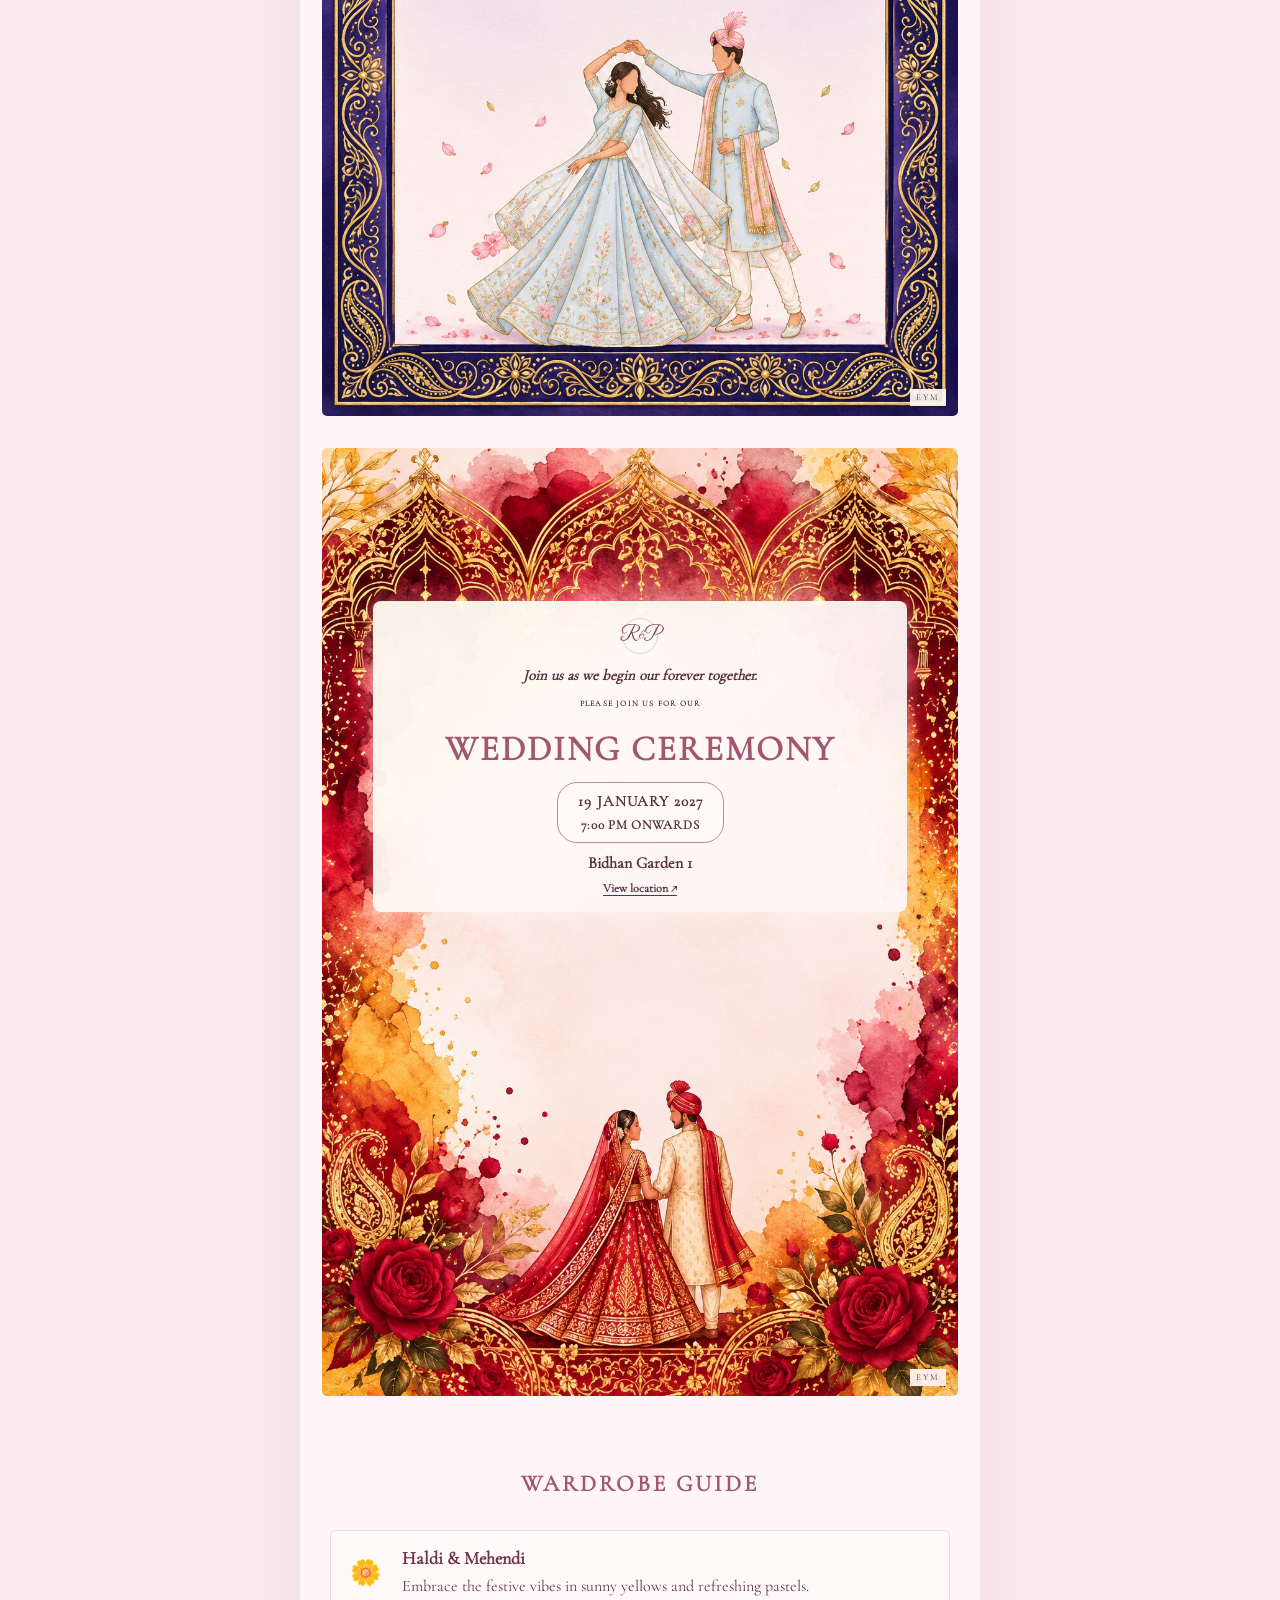
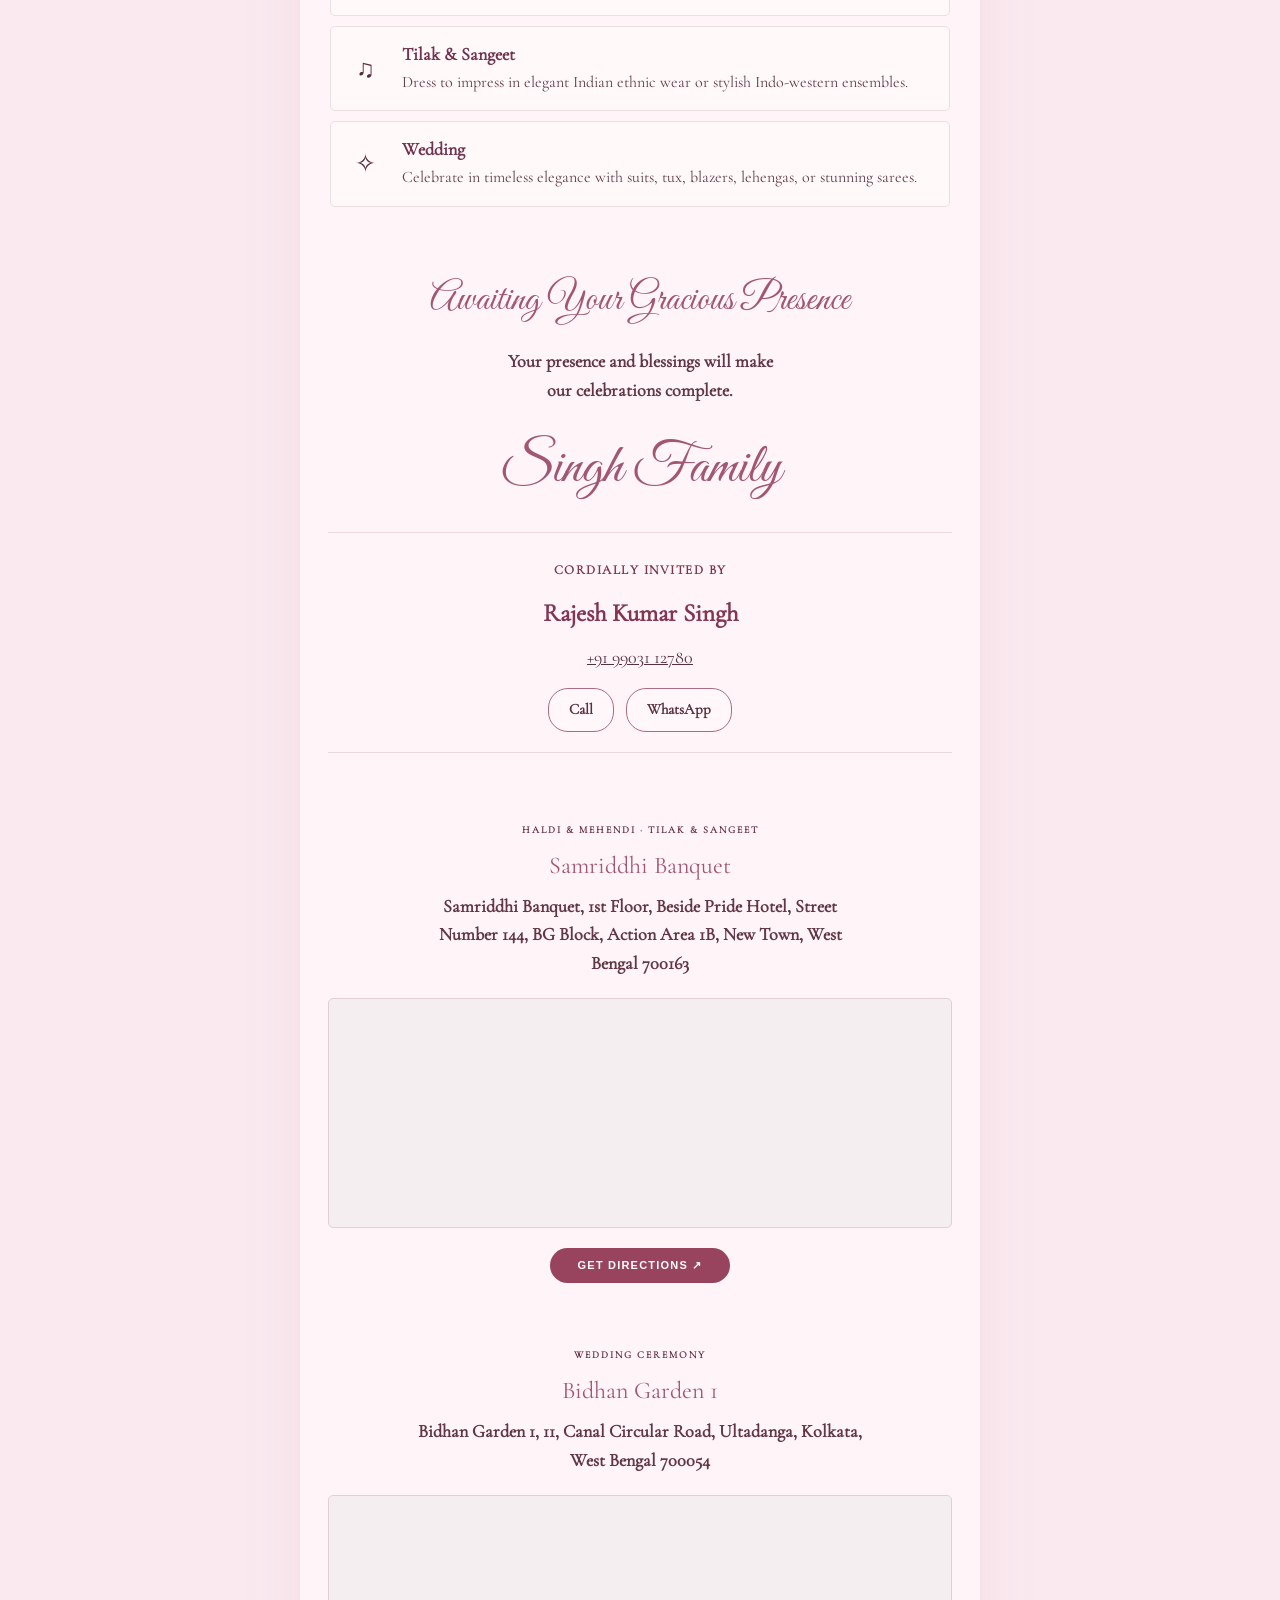
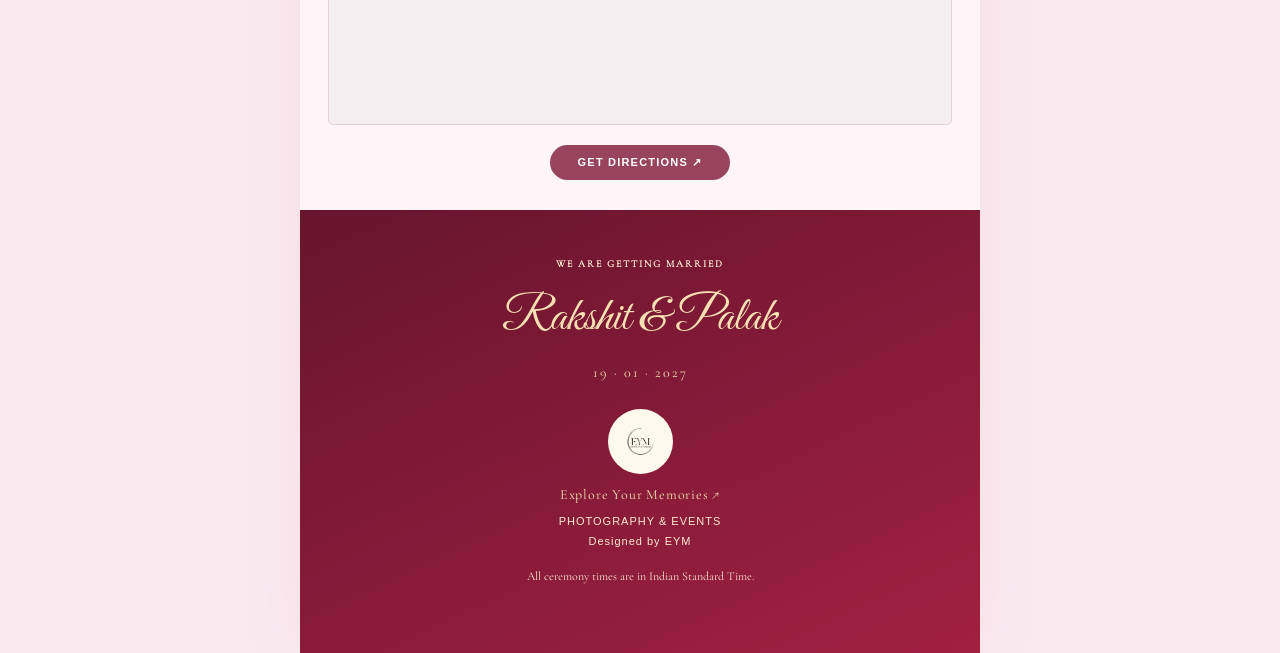
<file: rakshit-palak/groom/index.html>
<!doctype html><html lang="en"><head><meta charset="utf-8"><meta name="viewport" content="width=device-width,initial-scale=1"><meta name="theme-color" content="#fff1f5"><title>Rakshit &amp; Palak | Wedding Invitation</title><meta name="description" content="The Singh Family invites you to celebrate Rakshit and Palak’s wedding, 18–19 January 2027, Kolkata."><style>
@font-face{font-family:InvitationScript;src:url('/rakshit-palak/assets/great-vibes.ttf') format('truetype');font-display:swap}@font-face{font-family:InvitationSerif;src:url('/rakshit-palak/assets/cormorant.ttf') format('truetype');font-display:swap}
*{box-sizing:border-box}html{scroll-behavior:smooth}body{margin:0;color:#774252;background:#faeaf0;font-family:InvitationSerif,Georgia,serif}button,a{-webkit-tap-highlight-color:transparent}button{cursor:pointer;font:inherit}a{color:inherit}h1,h2,h3,p{margin:0}main{max-width:680px;margin:auto;background:#fff4f7;overflow:hidden;box-shadow:0 0 65px #89485912}.eyebrow{font:10px/1.7 InvitationSerif,Georgia,serif;letter-spacing:2px;text-transform:uppercase;color:#967a7f}.hero{position:relative;background:url('/rakshit-palak/assets/reference-welcome.jpg') center/100% 100%;aspect-ratio:2/3;text-align:center;padding:19% 16% 19%;}.mantra{padding:10px 8px;border:1px solid #d9bcc3;border-radius:6px;background:#fff0f4e6;color:#855260;font:clamp(10px,1.8vw,14px)/1.7 Georgia,serif;margin:0 auto 12px}.hero-intro{font-size:clamp(11px,2vw,16px);line-height:1.35;margin:10px 0 8px;color:#9b727d}.person-name{font:clamp(48px,10vw,82px)/1.15 InvitationScript,cursive;color:#b54d72;font-weight:400;margin:3px 0}.parents{font-size:clamp(11px,2vw,16px);line-height:1.3;color:#936e7b}.union{font:italic clamp(15px,3vw,22px) InvitationSerif,serif;margin:7px 0;color:#a27884}.hero .family{font-size:12px;letter-spacing:1px;margin-top:14px;color:#9c7981}.save{padding:45px 30px 35px;text-align:center;background:radial-gradient(ellipse at 30% 0%,#fff,#fff1f5 70%);border-bottom:1px solid #ead5dd}.save h2,.section-heading{font:400 clamp(24px,5vw,35px)/1.4 InvitationSerif,serif;letter-spacing:4px;text-transform:uppercase;color:#8e3d57}.save h2{font-size:20px;letter-spacing:3px;margin-bottom:26px}.scratch-box{width:min(100%,340px);height:115px;position:relative;margin:auto;border:1px solid #dfc8cc;border-radius:3px;overflow:hidden}.date-under{height:100%;display:flex;flex-direction:column;justify-content:center;gap:6px;background:#fff9f9}.date-under span{font-size:10px;letter-spacing:2px}.date-under strong{font-size:24px;font-weight:400;letter-spacing:2px;color:#985060}.scratch-box canvas{position:absolute;inset:0;width:100%;height:100%;touch-action:none;cursor:crosshair}.scratch-box.revealed canvas{opacity:0;pointer-events:none;transition:opacity .5s}.text-btn{border:0;border-bottom:1px solid #c6a6ae;padding:5px 0;background:none;color:#a37786;font:10px InvitationSerif,serif;letter-spacing:1px;margin:12px auto 0}.count-intro{font:italic 15px InvitationSerif,serif;color:#9f7b86;margin:22px 0 17px}.countdown{display:flex;justify-content:center;gap:0}.countdown div{width:78px;border-right:1px solid #e3cfd5;padding:2px 9px}.countdown div:last-child{border:0}.countdown strong{display:block;font-size:28px;font-weight:400;color:#956273}.countdown span{font-size:8px;letter-spacing:1.5px;color:#a18992}.schedule{text-align:center;padding:46px 15px 30px}.schedule .eyebrow{font-size:8px;letter-spacing:1.5px}.events{padding:0 22px}.event-card{position:relative;aspect-ratio:2/3;margin-bottom:32px;background-size:100% 100%;background-position:center;border-radius:5px;overflow:hidden}.haldi{background-image:url('/rakshit-palak/assets/reference-haldi.jpg')}.sangeet{background-image:url('/rakshit-palak/assets/reference-sangeet.jpg')}.wedding{background-image:url('/rakshit-palak/assets/reference-wedding.jpg')}.event-panel{position:absolute;top:16%;left:9%;right:9%;text-align:center;padding:17px 14px 15px;background:linear-gradient(140deg,#fffcf2e6,#fff6f9db);border-radius:8px;box-shadow:0 4px 20px #fffffb55}.monogram{display:inline-flex;align-items:center;justify-content:center;border-radius:50%;background:#fffaf7cc;border:1px solid #e5d0c8;width:36px;height:36px;font:18px InvitationScript,cursive;color:#a88683}.monogram span{font-size:9px}.event-caption{font:italic clamp(11px,2vw,15px)/1.5 InvitationSerif,serif;color:#987e79;margin:10px 0 5px}.event-panel .eyebrow{font-size:8px;letter-spacing:1.2px}.event-card h2{font:400 clamp(22px,4.7vw,35px)/1.2 InvitationSerif,serif;letter-spacing:2px;text-transform:uppercase;margin:17px 0 12px;color:#99465d}.sangeet h2{color:#514367}.date-pill{display:inline-block;border:1px solid #d9c8bd;border-radius:20px;padding:7px 20px;font-size:13px;line-height:1.5;letter-spacing:1px;text-transform:uppercase}.date-pill span{font-size:11px;letter-spacing:.7px}.venue-short{font-size:14px;margin:10px 0 4px}.small-link{font-size:10px;text-underline-offset:3px}.art-credit{position:absolute;bottom:10px;right:12px;font:8px InvitationSerif,serif;letter-spacing:2px;color:#774b52;background:#fff5eacc;padding:3px 6px}.wardrobe{text-align:center;padding:40px 30px 32px}.wardrobe h2{font-size:23px;letter-spacing:3px;margin-bottom:30px}.wardrobe-list{text-align:left;display:grid;gap:10px}.wardrobe-row{display:grid;grid-template-columns:44px 1fr;gap:15px;padding:16px 12px;align-items:center;background:#fff9fa;border:1px solid #eddee3;border-radius:5px}.wardrobe-icon{font-size:25px;text-align:center}.wardrobe-row h3{font-size:15px;font-weight:400;color:#8e6473;margin-bottom:5px}.wardrobe-row p{font-size:13px;line-height:1.5;color:#a0878d}.presence{text-align:center;padding:35px 28px}.presence h2{font:38px/1.4 InvitationScript,cursive;color:#a15771;margin-bottom:20px}.presence>p{font-size:15px;line-height:1.7;color:#9c7d86}.family-name{font:32px InvitationScript,cursive;color:#b07687;margin:20px 0}.contact{font-size:14px;line-height:1.7;padding:20px 10px;border-top:1px solid #ead8de;border-bottom:1px solid #ead8de;margin-top:25px}.contact strong{display:block;font-size:20px;font-weight:400;margin:8px 0}.actions{display:flex;justify-content:center;gap:12px;margin-top:15px}.actions a{font-size:12px;border:1px solid #d6b6c1;border-radius:20px;padding:8px 20px;text-decoration:none}.location{text-align:center;padding:30px 28px}.location h3{font-size:24px;font-weight:400;margin:12px 0;color:#8b576a}.location p{font-size:14px;line-height:1.6;color:#9e8089;max-width:450px;margin:0 auto 20px}.location iframe{display:block;width:100%;height:230px;border:1px solid #e2cfd6;border-radius:5px;background:#f5eef0}.map-button{display:inline-block;padding:11px 28px;border-radius:25px;background:#d6a06b;color:#fff;font:10px Arial,sans-serif;letter-spacing:1.2px;text-decoration:none;margin-top:20px}.footer{background:linear-gradient(155deg,#67152d,#a12042);text-align:center;color:#f8dfb4;padding:42px 25px 70px}.footer .eyebrow{color:#e6bd9e}.footer h2{font:48px/1.4 InvitationScript,cursive;margin:12px 0}.footer-date{font-size:14px;letter-spacing:2px}.footer-logo{width:65px;height:65px;object-fit:contain;background:#fff9ed;border-radius:50%;padding:7px;display:block;margin:28px auto 10px}.brand-link{font-size:14px;text-decoration:none;letter-spacing:.8px}.brand-detail{font:9px/1.8 Arial,sans-serif;letter-spacing:1px;margin-top:8px;color:#e6c7ad}.footer small{display:block;font-size:10px;color:#d4a5a8;margin-top:18px}.music,.scroll-next{position:fixed;z-index:20;bottom:16px;width:38px;height:38px;border:1px solid #b78191;border-radius:50%;background:#9e4962e8;color:#fff5f8;box-shadow:0 3px 12px #7e405522;display:grid;place-items:center;font:20px Georgia,serif}.music{left:16px}.scroll-next{right:16px}.scroll-next[hidden]{display:none}.petals{position:fixed;inset:0;pointer-events:none;z-index:12;overflow:hidden}.petal{position:absolute;top:-24px;width:8px;height:10px;border-radius:70% 15% 60% 20%;background:#ce315b;animation:fall linear infinite}.petal:nth-child(3n){background:#e6c642;width:5px;height:6px}.petal:nth-child(4n){background:#df8db6}.petal:nth-child(5n){background:#92b973;width:5px}@keyframes fall{to{transform:translate(40px,110vh) rotate(420deg)}}
@media(max-width:450px){.hero{padding-top:19%;padding-left:16%;padding-right:16%}.mantra{font-size:9px;line-height:1.5;padding:6px;margin-bottom:7px}.hero-intro{font-size:10px;margin:6px 0}.person-name{font-size:45px;margin:1px 0}.parents{font-size:10px;line-height:1.3}.union{font-size:14px;margin:5px 0}.hero .family{font-size:9px;margin-top:8px}.events{padding:0 16px}.event-panel{top:16%;left:8%;right:8%;padding:11px 10px}.monogram{width:25px;height:25px;font-size:14px}.event-caption{font-size:10px;margin:6px 0 3px}.event-panel .eyebrow{font-size:7px;letter-spacing:.8px}.event-card h2{font-size:21px;letter-spacing:1.3px;margin:12px 0 9px}.date-pill{font-size:11px;padding:5px 14px}.date-pill span{font-size:10px}.venue-short{font-size:12px;margin:7px 0 3px}.small-link{font-size:9px}.schedule{padding:35px 10px 25px}.section-heading{font-size:25px;letter-spacing:2.5px}.wardrobe{padding:35px 20px 20px}.wardrobe-row p{font-size:12px}.presence h2{font-size:32px}.location{padding:25px 20px}.save{padding:35px 22px}.countdown div{width:67px}.event-card{margin-bottom:26px}}
@media(prefers-reduced-motion:reduce){html{scroll-behavior:auto}.petal{display:none}.scratch-box.revealed canvas{transition:none}}
body.closed{overflow:hidden}.envelope-opening{position:fixed;inset:0;z-index:50;background:#fff1f5;display:grid;place-items:center;transition:opacity .65s .6s}.envelope-stage{position:relative;width:min(100vw,66.6667svh,680px);aspect-ratio:2/3;background:url('/rakshit-palak/assets/shiv-parvati-envelope.jpg') center/100% 100%;text-align:center;box-shadow:0 0 70px #95516e12}.envelope-button{position:absolute;left:32%;top:34%;width:36%;height:24%;padding:0;border:0;background:transparent;perspective:900px}.envelope-flap{position:absolute;inset:0;background:url('/rakshit-palak/assets/shiv-parvati-envelope.jpg');background-size:277.7778% 416.6667%;background-position:50% 44.7368%;clip-path:polygon(0 0,100% 0,100% 48%,50% 58%,0 48%);transform-origin:center top;transition:transform .8s;backface-visibility:hidden}.envelope-monogram{position:absolute;left:50%;top:50%;transform:translate(-50%,-50%);width:22%;aspect-ratio:1;border:1px solid #d5bc88;border-radius:50%;display:grid;place-items:center;background:#fff5e9;color:#a77c8a;font:clamp(10px,2vw,18px) InvitationScript,cursive;transition:opacity .2s}.envelope-heading{position:absolute;top:63%;left:10%;right:10%;font:clamp(15px,3vw,25px) InvitationSerif,serif;letter-spacing:3px;color:#8d5366}.envelope-hint{position:absolute;top:68%;left:5%;right:5%;font:italic clamp(10px,1.9vw,14px) InvitationSerif,serif;color:#a3838f}.envelope-brand{position:absolute;bottom:3%;left:5%;right:5%;font:8px InvitationSerif,serif;letter-spacing:1.5px;color:#a1808e}.opening-envelope{opacity:0;pointer-events:none}.opening-envelope .envelope-flap{transform:rotateX(170deg)}.opening-envelope .envelope-monogram{opacity:0}.envelope-opening[hidden]{display:none}@media(prefers-reduced-motion:reduce){.envelope-opening,.envelope-flap,.envelope-monogram{transition:none}}
.envelope-button{left:27.2%;top:28.9%;width:45.7%;height:32%}.envelope-flap{background-size:218.818% 312.5%;background-position:50% 42.5%}.envelope-monogram{top:51.25%;background:transparent;border:0;width:26%;font-size:clamp(13px,2.5vw,23px)}
/* Client feedback, 30 October: legible text, highlighted date and family. */
body{color:#542b3c}.eyebrow{color:#693448;font-weight:600}.hero-intro,.parents,.hero .family{color:#603345;font-weight:600}.hero-intro{font-size:clamp(13px,2.1vw,17px);line-height:1.45}.parents{font-size:clamp(13px,2.2vw,18px);line-height:1.45}.person-name{color:#973b5b}.mantra{color:#613044;background:#fff6f8f2;font-weight:600}.union{color:#71364b}.hero .family{font-size:clamp(12px,2vw,16px)}.hero{padding-bottom:29%}.save h2,.section-heading,.event-card h2,.presence h2,.location h3{color:#a15771}.save h2,.section-heading,.event-card h2{font-weight:600}.event-caption,.event-panel .eyebrow,.date-pill,.venue-short,.small-link{color:#593243;font-weight:600}.event-panel{background:linear-gradient(140deg,#fffdf2f2,#fff5f8f0)}.date-pill{border-color:#be8b9d;background:#fffaf7;font-size:15px}.date-pill span{font-size:13px}.venue-short{font-size:16px}.small-link{font-size:12px;text-decoration-thickness:1px}.monogram{color:#784154}.wardrobe-row h3{color:#71344e;font-weight:600;font-size:18px}.wardrobe-row p{color:#603c49;font-size:16px;line-height:1.55}.presence>p,.location p{color:#613646;font-size:18px;font-weight:600;line-height:1.6}.presence .family-name{font-family:InvitationScript,cursive;font-size:clamp(42px,8vw,56px);line-height:1.4;color:#a15771;font-weight:400;margin:24px 0}.contact{color:#593040;font-size:18px}.contact strong{font-size:25px;font-weight:600;color:#823652}.contact .eyebrow{font-size:13px;color:#79364f;letter-spacing:1.5px}.actions a{font-size:15px;font-weight:600;border-color:#ad6b82;background:#fff7fa}.map-button{background:#99445f;color:white;font-size:11px;font-weight:600}.art-credit{color:#613349;background:#fff8f1ed;font-size:9px}.footer .eyebrow,.brand-detail,.footer small{color:#ffe8d3}.brand-detail{font-size:11px}.footer small{font-size:12px}.envelope-heading{color:#80314f;font-weight:600}.envelope-hint{color:#673346;font-weight:600;font-size:clamp(12px,2vw,16px)}.envelope-brand{color:#633144;background:#fff8f2e8;left:15%;right:15%;bottom:1.5%;padding:5px 3px;font-weight:600;font-size:9px;border-radius:3px}.envelope-monogram{color:#78344e}.save{position:relative;background:radial-gradient(ellipse at 0 0,#fff1c9,transparent 55%),radial-gradient(ellipse at 100% 100%,#ffcee0,transparent 60%),linear-gradient(130deg,#fff5f7,#fffaf4);padding:46px 30px 42px;border-top:1px solid #e4b9aa;border-bottom:1px solid #e4b9aa}.save h2{font-size:clamp(25px,4.5vw,32px);letter-spacing:3px;margin-bottom:25px}.scratch-box{height:150px;width:min(100%,380px);border:2px solid #c49a52;border-radius:10px;box-shadow:0 8px 24px #b5497020}.date-under{background:linear-gradient(120deg,#fffdf5,#ffe7f0);gap:10px}.date-under strong{font-weight:600;color:#8b3052;font-size:clamp(22px,4vw,29px);letter-spacing:1.2px}.date-under span{font-weight:600;color:#613346;font-size:11px}.text-btn{color:#79304d;border-color:#ab7087;font-size:14px;font-weight:600;letter-spacing:.4px;margin-top:15px;padding:7px 0}.count-intro{color:#79304d;font-size:21px;font-weight:600;margin:28px 0 20px}.countdown{max-width:420px;margin:auto;display:grid;grid-template-columns:repeat(4,minmax(0,1fr));gap:9px}.countdown div,.countdown div:last-child{width:auto;padding:14px 3px;border:1px solid #d4a58c;border-bottom:3px solid #bd8954;border-radius:7px;background:#fffaf5;box-shadow:0 3px 12px #af547014}.countdown strong{color:#913151;font-weight:600;font-size:36px;line-height:1.15;font-variant-numeric:tabular-nums}.countdown span{display:block;color:#6b3848;font-weight:600;font-size:10px;letter-spacing:1px;margin-top:9px}.petals{opacity:.75}body.closed .petals{opacity:0}
@media(max-width:450px){.hero{padding-top:19%;padding-bottom:31%}.hero-intro{font-size:12px;line-height:1.4;margin:8px 0}.parents{font-size:12px;line-height:1.4}.person-name{font-size:45px}.hero .family{font-size:12px;margin-top:12px}.mantra{font-size:10px;line-height:1.5}.union{font-size:16px;margin:6px 0}.save{padding:35px 20px}.save h2{font-size:27px}.count-intro{font-size:19px}.countdown{gap:6px}.countdown div{padding:12px 2px}.countdown strong{font-size:31px}.countdown span{font-size:9px;letter-spacing:.4px}.text-btn{font-size:13px}.event-panel{padding:12px 10px}.event-caption{font-size:12px;margin:6px 0}.event-panel .eyebrow{font-size:9px;letter-spacing:.6px}.event-card h2{font-size:22px;letter-spacing:1px;margin:10px 0}.date-pill{font-size:13px;padding:6px 12px}.date-pill span{font-size:12px}.venue-short{font-size:14px;margin:8px 0 4px}.small-link{font-size:11px}.wardrobe-row h3{font-size:16px}.wardrobe-row p{font-size:15px}.presence>p,.location p{font-size:16px}.presence .family-name{font-size:46px}.contact{font-size:17px}.contact strong{font-size:24px}.envelope-heading{font-size:20px;letter-spacing:2px}.envelope-hint{font-size:12px}.envelope-brand{font-size:8px;letter-spacing:.7px}}

/* November client corrections: Ganpati blessing and content-sized ceremony cards. */
html{-webkit-text-size-adjust:100%;text-size-adjust:100%}
.envelope-blessing{position:absolute;z-index:2;top:10%;left:21%;width:58%;height:18.5%;display:flex;flex-direction:column;align-items:center;justify-content:flex-end;background:radial-gradient(ellipse,#fff0e9 65%,#fff0e9f5 85%,#fff0e900 100%);border-radius:40% 40% 12% 12%;pointer-events:none}
.envelope-ganpati{width:38%;aspect-ratio:1;flex-shrink:0;background-image:url('/rakshit-palak/assets/shiv-parvati-envelope.jpg');background-size:650% 975%;background-position:50% 20.4%;border-radius:50%}
.envelope-blessing p{margin:2% 0 1%;font-family:Georgia,'Noto Serif Devanagari',serif;font-size:clamp(17px,3.2vw,27px);font-weight:700;line-height:1.35;color:#8c2039;white-space:nowrap}
.event-card{aspect-ratio:auto;padding:24% 8% 76%;background-size:100% 100%;overflow:visible}
.event-card .event-panel{position:relative;top:auto;left:auto;right:auto;width:100%;margin:0}
@media(max-width:450px){.event-card{padding:24% 8% 76%}.envelope-blessing p{font-size:clamp(16px,4.5vw,20px)}}
</style></head><body class="closed"><div class="envelope-opening" id="envelope-opening"><div class="envelope-stage"><div class="envelope-blessing"><div class="envelope-ganpati" role="img" aria-label="Lord Ganpati"></div><p lang="sa">ॐ गं गणपतये नमः</p></div><button class="envelope-button" id="open-envelope" aria-label="Open Rakshit and Palak’s wedding invitation"><span class="envelope-flap" aria-hidden="true"></span><span class="envelope-monogram" aria-hidden="true">R&amp;P</span></button><p class="envelope-heading">YOU’RE INVITED</p><p class="envelope-hint">Tap the envelope to open our invitation</p><p class="envelope-brand">DESIGNED BY EYM · PHOTOGRAPHY &amp; EVENTS</p></div></div><audio src="/rakshit-palak/assets/bfaafbd22a25.mp3" loop preload="metadata"></audio><button class="music" id="music" aria-label="Play music" aria-pressed="false" title="Play music">♫</button><button class="scroll-next" id="scroll-next" aria-label="Scroll down the invitation" title="Scroll down">↓</button><div class="petals" aria-hidden="true"></div><main inert><section class="hero" id="top" tabindex="-1"><div class="mantra" lang="sa">ॐ नमः शिवाय<br>वागर्थाविव सम्पृक्तौ वागर्थप्रतिपत्तये।<br>जगतः पितरौ वन्दे पार्वतीपरमेश्वरौ॥</div><p class="hero-intro">With the blessings of Lord Shiva &amp; Goddess Parvati<br>we invite you to celebrate the wedding of</p><div class="person"><h1 class="person-name">Rakshit</h1><p class="parents">Son of Mr. Rajesh Kumar Singh<br>&amp; Mrs. Shobha Singh</p></div><div class="union">with</div><div class="person"><h2 class="person-name">Palak</h2><p class="parents">Daughter of Mr. Sanjay Kr. Singh<br>&amp; Mrs. Nirmala Singh</p></div><p class="family">Invited by the Singh Family</p></section><section class="save"><h2>Save the Date</h2><div class="scratch-box"><div class="date-under"><span>TUESDAY</span><strong>19 JANUARY 2027</strong><span>7:00 PM ONWARDS</span></div><canvas id="scratch" aria-hidden="true"></canvas></div><button class="text-btn" id="reveal">Scratch or tap to reveal our wedding date</button><p class="count-intro" id="count-label">Counting the moments until forever</p><div class="countdown" aria-label="Wedding countdown"><div><strong id="days">—</strong><span>DAYS</span></div><div><strong id="hours">—</strong><span>HOURS</span></div><div><strong id="minutes">—</strong><span>MINUTES</span></div><div><strong id="seconds">—</strong><span>SECONDS</span></div></div></section><section class="schedule"><h2 class="section-heading">Events Schedule</h2><span class="eyebrow">CELEBRATE WITH US</span></section><div class="events"><article class="event-card haldi" aria-label="Haldi & Mehendi"><div class="event-panel"><span class="monogram">R<span>&amp;</span>P</span><p class="event-caption">A morning of colour, joy and togetherness.</p><span class="eyebrow">PLEASE JOIN US FOR OUR</span><h2>Haldi & Mehendi</h2><div class="date-pill">18 January 2027<br><span>11:00 AM onwards</span></div><p class="venue-short">Samriddhi Banquet</p><a class="small-link" href="https://www.google.com/maps/search/?api=1&amp;query=Samriddhi%20Banquet%2C%201st%20Floor%2C%20Beside%20Pride%20Hotel%2C%20Street%20Number%20144%2C%20BG%20Block%2C%20Action%20Area%201B%2C%20New%20Town%2C%20West%20Bengal%20700163" target="_blank" rel="noopener">View location ↗</a></div><span class="art-credit">EYM</span></article><article class="event-card sangeet" aria-label="Tilak & Sangeet"><div class="event-panel"><span class="monogram">R<span>&amp;</span>P</span><p class="event-caption">An evening of music, dance and celebration.</p><span class="eyebrow">PLEASE JOIN US FOR OUR</span><h2>Tilak & Sangeet</h2><div class="date-pill">18 January 2027<br><span>7:00 PM onwards</span></div><p class="venue-short">Samriddhi Banquet</p><a class="small-link" href="https://www.google.com/maps/search/?api=1&amp;query=Samriddhi%20Banquet%2C%201st%20Floor%2C%20Beside%20Pride%20Hotel%2C%20Street%20Number%20144%2C%20BG%20Block%2C%20Action%20Area%201B%2C%20New%20Town%2C%20West%20Bengal%20700163" target="_blank" rel="noopener">View location ↗</a></div><span class="art-credit">EYM</span></article><article class="event-card wedding" aria-label="Wedding Ceremony"><div class="event-panel"><span class="monogram">R<span>&amp;</span>P</span><p class="event-caption">Join us as we begin our forever together.</p><span class="eyebrow">PLEASE JOIN US FOR OUR</span><h2>Wedding Ceremony</h2><div class="date-pill">19 January 2027<br><span>7:00 PM onwards</span></div><p class="venue-short">Bidhan Garden 1</p><a class="small-link" href="https://www.google.com/maps/search/?api=1&amp;query=Bidhan%20Garden%201%2C%2011%2C%20Canal%20Circular%20Road%2C%20Ultadanga%2C%20Kolkata%2C%20West%20Bengal%20700054" target="_blank" rel="noopener">View location ↗</a></div><span class="art-credit">EYM</span></article></div><section class="wardrobe"><h2 class="section-heading">Wardrobe Guide</h2><div class="wardrobe-list"><div class="wardrobe-row"><span class="wardrobe-icon">🌼</span><div><h3>Haldi &amp; Mehendi</h3><p>Embrace the festive vibes in sunny yellows and refreshing pastels.</p></div></div><div class="wardrobe-row"><span class="wardrobe-icon">♫</span><div><h3>Tilak &amp; Sangeet</h3><p>Dress to impress in elegant Indian ethnic wear or stylish Indo-western ensembles.</p></div></div><div class="wardrobe-row"><span class="wardrobe-icon">✧</span><div><h3>Wedding</h3><p>Celebrate in timeless elegance with suits, tux, blazers, lehengas, or stunning sarees.</p></div></div></div></section><section class="presence"><h2>Awaiting Your Gracious Presence</h2><p>Your presence and blessings will make<br>our celebrations complete.</p><p class="family-name">Singh Family</p><div class="contact"><span class="eyebrow">CORDIALLY INVITED BY</span><strong>Rajesh Kumar Singh</strong><a href="tel:+919903112780">+91 99031 12780</a><div class="actions"><a href="tel:+919903112780">Call</a><a href="https://wa.me/919903112780?text=Hello%20Rajesh%20Ji%2C%20I%20have%20a%20query%20about%20Rakshit%20and%20Palak%27s%20wedding." target="_blank" rel="noopener">WhatsApp</a></div></div></section><section class="location"><span class="eyebrow">Haldi & Mehendi · Tilak & Sangeet</span><h3>Samriddhi Banquet</h3><p>Samriddhi Banquet, 1st Floor, Beside Pride Hotel, Street Number 144, BG Block, Action Area 1B, New Town, West Bengal 700163</p><iframe title="Map to Samriddhi Banquet" loading="lazy" referrerpolicy="no-referrer-when-downgrade" src="https://maps.google.com/maps?q=Samriddhi%20Banquet%2C%201st%20Floor%2C%20Beside%20Pride%20Hotel%2C%20Street%20Number%20144%2C%20BG%20Block%2C%20Action%20Area%201B%2C%20New%20Town%2C%20West%20Bengal%20700163&amp;output=embed"></iframe><a class="map-button" href="https://www.google.com/maps/search/?api=1&amp;query=Samriddhi%20Banquet%2C%201st%20Floor%2C%20Beside%20Pride%20Hotel%2C%20Street%20Number%20144%2C%20BG%20Block%2C%20Action%20Area%201B%2C%20New%20Town%2C%20West%20Bengal%20700163" target="_blank" rel="noopener">GET DIRECTIONS ↗</a></section><section class="location"><span class="eyebrow">Wedding Ceremony</span><h3>Bidhan Garden 1</h3><p>Bidhan Garden 1, 11, Canal Circular Road, Ultadanga, Kolkata, West Bengal 700054</p><iframe title="Map to Bidhan Garden 1" loading="lazy" referrerpolicy="no-referrer-when-downgrade" src="https://maps.google.com/maps?q=Bidhan%20Garden%201%2C%2011%2C%20Canal%20Circular%20Road%2C%20Ultadanga%2C%20Kolkata%2C%20West%20Bengal%20700054&amp;output=embed"></iframe><a class="map-button" href="https://www.google.com/maps/search/?api=1&amp;query=Bidhan%20Garden%201%2C%2011%2C%20Canal%20Circular%20Road%2C%20Ultadanga%2C%20Kolkata%2C%20West%20Bengal%20700054" target="_blank" rel="noopener">GET DIRECTIONS ↗</a></section><footer class="footer"><span class="eyebrow">WE ARE GETTING MARRIED</span><h2>Rakshit &amp; Palak</h2><p class="footer-date">19 · 01 · 2027</p><img class="footer-logo" src="/rakshit-palak/assets/3c239b30e9ad.png" alt="EYM logo"><a class="brand-link" href="https://www.exploreyourmemories.com/" target="_blank" rel="noopener">Explore Your Memories ↗</a><p class="brand-detail">PHOTOGRAPHY &amp; EVENTS<br>Designed by EYM</p><small>All ceremony times are in Indian Standard Time.</small></footer></main><script>const audio=document.querySelector('audio'),music=document.getElementById('music');function musicLabel(){music.textContent=audio.paused?'♫':'Ⅱ';music.setAttribute('aria-label',audio.paused?'Play music':'Pause music');music.title=audio.paused?'Play music':'Pause music';music.setAttribute('aria-pressed',String(!audio.paused))}async function play(){audio.volume=.45;try{await audio.play()}catch(e){}musicLabel()}music.onclick=()=>{if(audio.paused)play();else{audio.pause();musicLabel()}};document.getElementById('scroll-next').onclick=()=>{if(audio.paused&&!audio.dataset.started){audio.dataset.started='true';play()}window.scrollBy({top:window.innerHeight*.78,behavior:matchMedia('(prefers-reduced-motion:reduce)').matches?'auto':'smooth'})};window.addEventListener('scroll',()=>{document.getElementById('scroll-next').hidden=window.innerHeight+window.scrollY>=document.documentElement.scrollHeight-20},{passive:true});const target=new Date('2027-01-19T19:00:00+05:30').getTime();function tick(){let diff=Math.max(0,target-Date.now());const vals=[Math.floor(diff/864e5),Math.floor(diff/36e5)%24,Math.floor(diff/6e4)%60,Math.floor(diff/1e3)%60];['days','hours','minutes','seconds'].forEach((id,i)=>document.getElementById(id).textContent=String(vals[i]).padStart(2,'0'));if(!diff)document.getElementById('count-label').textContent='Our wedding celebration has begun!'}tick();setInterval(tick,1000);const panel=document.querySelector('.scratch-box'),canvas=document.getElementById('scratch'),c=canvas.getContext('2d');let down=false,last=null,revealed=false;function reveal(){revealed=true;panel.classList.add('revealed');document.getElementById('reveal').textContent='19 January 2027 · Save the date';}function paint(){if(revealed)return;const r=panel.getBoundingClientRect(),d=devicePixelRatio||1;canvas.width=Math.round(r.width*d);canvas.height=Math.round(r.height*d);c.setTransform(d,0,0,d,0,0);c.globalCompositeOperation='source-over';let g=c.createLinearGradient(0,0,r.width,r.height);g.addColorStop(0,'#b32458');g.addColorStop(.48,'#df668d');g.addColorStop(1,'#ad2050');c.fillStyle=g;c.fillRect(0,0,r.width,r.height);c.strokeStyle='#ffe6b3';c.lineWidth=1;c.strokeRect(10,10,r.width-20,r.height-20);c.fillStyle='#fff5d7';c.textAlign='center';c.font='18px Georgia';c.fillText('✦',r.width/2,36);c.font='bold '+Math.min(25,r.width/12)+'px Georgia';c.fillText('A date to remember',r.width/2,77);c.font='bold 11px Arial';c.fillText('SCRATCH HERE TO REVEAL',r.width/2,111)}function erase(e){const r=canvas.getBoundingClientRect(),x=e.clientX-r.left,y=e.clientY-r.top;c.globalCompositeOperation='destination-out';c.lineWidth=36;c.lineCap='round';c.beginPath();c.moveTo(last?last.x:x,last?last.y:y);c.lineTo(x,y);c.stroke();c.beginPath();c.arc(x,y,18,0,Math.PI*2);c.fill();last={x,y}}canvas.onpointerdown=e=>{down=true;canvas.setPointerCapture(e.pointerId);erase(e)};canvas.onpointermove=e=>{if(down)erase(e)};canvas.onpointerup=()=>{down=false;last=null;const a=c.getImageData(0,0,canvas.width,canvas.height).data;let n=0,total=0;for(let i=3;i<a.length;i+=64){total++;if(a[i]<30)n++}if(n/total>.32)reveal()};canvas.onpointercancel=()=>{down=false;last=null};document.getElementById('reveal').onclick=reveal;new ResizeObserver(paint).observe(panel);paint();if(!matchMedia('(prefers-reduced-motion:reduce)').matches){for(let i=0;i<17;i++){let p=document.createElement('i');p.className='petal';p.style.left=(i*6)+'%';p.style.animationDuration=(13+i%5*2)+'s';p.style.animationDelay=(-i*3)+'s';document.querySelector('.petals').appendChild(p)}}document.getElementById('open-envelope').onclick=()=>{const gate=document.getElementById('envelope-opening');gate.classList.add('opening-envelope');play();audio.dataset.started='true';setTimeout(()=>{gate.hidden=true;document.querySelector('main').inert=false;document.body.classList.remove('closed');window.scrollTo({top:0,behavior:'instant'});document.getElementById('top').focus({preventScroll:true})},matchMedia('(prefers-reduced-motion:reduce)').matches?0:1250)};</script></body></html>
</file>
<file: style.css>
.events{padding:90px 8vw;background:#fff}.events .heading{max-width:850px;margin-left:auto;margin-right:auto}.event-grid{display:grid;grid-template-columns:repeat(3,1fr);border-top:1px solid #ddd;border-left:1px solid #ddd;max-width:1150px;margin:auto}.event-grid article{padding:31px;border-right:1px solid #ddd;border-bottom:1px solid #ddd;min-height:190px;background:#fff}.event-grid span{font-size:9px;letter-spacing:2px;color:#b42e30}.event-grid h3{font:500 27px "Cormorant Garamond";margin:18px 0 8px}.event-grid p{font-size:11px;line-height:1.8;color:#706a65}.event-cta{max-width:1150px;margin:35px auto 0;background:#191817;color:#fff;padding:34px 38px;display:flex;align-items:center;justify-content:space-between;gap:25px}.event-cta h3{font:500 34px/1.05 "Cormorant Garamond";margin:7px 0 0}.event-cta h3 em{font-style:italic;color:#db5b5d}@media(max-width:850px){.events{padding:70px 7vw}.event-grid{grid-template-columns:1fr}.event-cta{padding:28px;display:flex;flex-direction:column;align-items:flex-start}.event-cta h3{font-size:30px}}
*{box-sizing:border-box}html{scroll-behavior:smooth}body{margin:0;color:#201e1c;background:#fff;font-family:Montserrat,Arial,sans-serif}.header{height:82px;position:fixed;top:0;left:0;right:0;z-index:100;background:#fff;border-bottom:1px solid #ece8e4;display:flex;align-items:center;padding:0 3.5vw 0 17vw;box-shadow:0 2px 14px #0000000d}.brand{position:absolute;left:3vw;top:0;width:145px;height:145px;z-index:110}.brand img{width:100%;height:100%;object-fit:contain}.header nav{display:flex;align-items:center;gap:25px}.header nav a{font:500 10px Montserrat;text-transform:uppercase;letter-spacing:.5px;color:#282523;text-decoration:none;position:relative;padding:32px 0}.header nav a:hover,.header nav a.active{color:#b52e30}.header nav a.active:after{content:"";position:absolute;left:0;right:0;bottom:20px;height:1px;background:#b52e30}.header-wa{margin-left:auto;text-decoration:none;color:#fff;background:#b72f31;border-radius:24px;padding:12px 18px;font-size:9px;letter-spacing:1px}.hamburger{display:none}.hero{margin-top:82px;height:570px;position:relative;color:#fff;overflow:hidden}.hero-bg{position:absolute;inset:0;background:url("https://images.unsplash.com/photo-1519741497674-611481863552?auto=format&fit=crop&w=2200&q=90") center/cover}.hero-overlay{position:absolute;inset:0;background:linear-gradient(90deg,rgba(10,9,8,.87),rgba(10,9,8,.5) 42%,rgba(10,9,8,.08))}.hero-content{position:absolute;left:8vw;top:145px;max-width:690px}.eyebrow,.kicker{font-size:10px;letter-spacing:2.4px;font-weight:600;color:#d34a4c}.hero h1{font:500 46px/1.05 "Cormorant Garamond",serif;margin:12px 0}.hero h1 span{font-size:51px}.ornament{display:flex;align-items:center;gap:12px;max-width:470px;margin:14px 0}.ornament i{height:1px;background:#ffffff88;flex:1}.ornament b{font:26px "Cormorant Garamond";color:#e35a5c}.hero p{font:14px/1.8 Georgia,serif;font-style:italic;color:#e3dfdc;max-width:530px}.hero-actions{display:flex;gap:12px;margin-top:25px}.btn{display:inline-flex;align-items:center;gap:22px;padding:14px 22px;text-decoration:none;font-size:9px;letter-spacing:1.5px;font-weight:600}.btn.white{color:#fff;border:1px solid #fff}.btn.red{background:#b72f31;color:#fff;border:1px solid #b72f31}.hero-side{position:absolute;right:0;top:50%;transform:translateY(-50%);display:flex;flex-direction:column;background:#1b1918b8}.hero-side a{width:64px;height:65px;display:flex;flex-direction:column;align-items:center;justify-content:center;gap:4px;color:#fff;text-decoration:none;border-bottom:1px solid #ffffff22;font-size:20px}.hero-side small{font-size:7px;letter-spacing:1px}.slider{position:absolute;bottom:22px;left:50%;transform:translateX(-50%);display:flex;gap:10px;align-items:center}.slider span{width:7px;height:7px;border:1px solid #fff;border-radius:50%}.slider .active{background:#fff}.slider button{background:none;border:0;color:#fff;font-size:25px}.about{min-height:410px;padding:55px 8vw;display:grid;grid-template-columns:1fr 1fr;gap:7vw;align-items:center;background:#fff}.about-collage{height:300px;position:relative}.pic{position:absolute;background:center/cover;border:7px solid #fff;box-shadow:0 4px 15px #0002}.pic1{width:38%;height:74%;left:0;top:13%;background-image:url("https://images.unsplash.com/photo-1606800052052-a08af7148866?auto=format&fit=crop&w=700&q=90")}.pic2{width:42%;height:94%;left:28%;top:0;background-image:url("https://images.unsplash.com/photo-1544078751-58fee2d8a03b?auto=format&fit=crop&w=800&q=90")}.pic3{width:37%;height:73%;right:0;top:14%;background-image:url("https://images.unsplash.com/photo-1511285560929-80b456fea0bc?auto=format&fit=crop&w=700&q=90")}.about-text h2{font:500 34px "Cormorant Garamond";margin:7px 0}.about-text h2 em{color:#b42e30;font-style:normal}.script{font:23px Parisienne,cursive;color:#5c5550}.heart{font-size:27px;color:#b42e30;margin-left:85%;margin-top:-25px}.about-text p{font-size:12px;line-height:1.9;color:#67615c;max-width:590px}.outline{display:inline-flex}.red-outline{color:#b42e30;border:1px solid #b42e30;margin-top:8px}.stats{height:110px;background:#1a1817;color:#fff;display:grid;grid-template-columns:repeat(4,1fr);padding:0 8vw}.stats div{display:flex;flex-direction:column;align-items:center;justify-content:center;border-right:1px solid #4d4a47}.stats div:last-child{border:0}.stats strong{font:500 33px "Cormorant Garamond";color:#cf4143}.stats small{font-size:8px;letter-spacing:1px;margin-top:4px}.services,.packages,.reviews{padding:90px 8vw}.heading{text-align:center;margin-bottom:48px}.heading h2{font:500 48px "Cormorant Garamond";margin:7px 0}.heading h2 em{font-style:italic;color:#b42e30}.heading>p:not(.kicker){font-size:11px;color:#777}.service-grid{display:grid;grid-template-columns:repeat(3,1fr);border-top:1px solid #ddd;border-left:1px solid #ddd}.service-grid article{padding:31px;border-right:1px solid #ddd;border-bottom:1px solid #ddd;min-height:190px}.service-grid span{font-size:9px;letter-spacing:2px;color:#b42e30}.service-grid h3{font:500 28px "Cormorant Garamond";margin:18px 0 8px}.service-grid p{font-size:11px;line-height:1.8;color:#706a65}.portfolio,.inclusions{background:#191817;color:#fff;padding:90px 7vw}.heading.dark .kicker{color:#d44a4c}.heading.dark h2{color:#fff}.heading.dark>p:not(.kicker){color:#aaa}.gallery{display:grid;grid-template-columns:repeat(12,1fr);grid-auto-rows:170px;gap:10px}.g{position:relative;background:center/cover;display:flex;align-items:flex-end;padding:18px;overflow:hidden}.g:after{content:"";position:absolute;inset:0;background:linear-gradient(transparent 40%,#000b)}.g span{position:relative;z-index:2;font-size:8px;letter-spacing:1.7px}.g1{grid-column:span 7;grid-row:span 2;background-image:url("https://images.unsplash.com/photo-1519741497674-611481863552?auto=format&fit=crop&w=1300&q=90")}.g2,.g3{grid-column:span 5}.g2{background-image:url("https://images.unsplash.com/photo-1606800052052-a08af7148866?auto=format&fit=crop&w=1000&q=90")}.g3{background-image:url("https://images.unsplash.com/photo-1511285560929-80b456fea0bc?auto=format&fit=crop&w=1000&q=90")}.g4,.g5,.g6{grid-column:span 4}.g4{background-image:url("https://images.unsplash.com/photo-1519225421980-715cb0215aed?auto=format&fit=crop&w=800&q=90")}.g5{background-image:url("https://images.unsplash.com/photo-1519167758481-83f550bb49b3?auto=format&fit=crop&w=800&q=90")}.g6{background-image:url("https://images.unsplash.com/photo-1537633552985-df8429e8048b?auto=format&fit=crop&w=800&q=90")}.packages{background:#f4efe8}.package-grid{display:grid;grid-template-columns:repeat(3,1fr);gap:18px;max-width:1100px;margin:auto}.package{background:#fff;border:1px solid #d8d0c7;padding:34px 30px}.package.featured{background:#1d1a18;color:#fff;border-color:#1d1a18;transform:translateY(-10px)}.package-name{font-size:9px;letter-spacing:2px;color:#b42e30}.featured .package-name{color:#df6667}.package h3{font:500 40px "Cormorant Garamond";margin:17px 0 20px}.package h3 small{font-size:18px}.package ul{padding:0;margin:0 0 28px;list-style:none}.package li{font-size:10px;line-height:1.5;padding:9px 0;border-bottom:1px solid #ddd}.featured li{border-color:#45413f}.package a{font-size:9px;letter-spacing:1.5px;color:#b42e30;text-decoration:none}.featured a{color:#fff}.inclusion-grid{max-width:900px;margin:auto;display:grid;grid-template-columns:repeat(2,1fr);gap:10px}.inclusion-grid div{padding:21px;border:1px solid #d6a85126;background:#fff8ea08}.inclusion-grid b{font:400 21px "Cormorant Garamond";color:#e3b765}.inclusion-grid p{font-size:10px;line-height:1.6;color:#aaa;margin:6px 0 0}.featured{min-height:430px;background:#211e1c;color:#fff;display:grid;grid-template-columns:45% 55%;padding:0}.featured-copy{padding:85px 8vw}.featured-copy h2{font:500 58px/1 "Cormorant Garamond";margin:7px 0 20px}.featured-copy h2 em{color:#db5b5d}.featured-copy p{font-size:11px;line-height:1.9;color:#c4bfbb;max-width:470px;margin-bottom:25px}.featured-photo{background:url("https://images.unsplash.com/photo-1519225421980-715cb0215aed?auto=format&fit=crop&w=1400&q=90") center/cover}.review-grid{display:grid;grid-template-columns:repeat(3,1fr);gap:18px}.review-grid blockquote{margin:0;border:1px solid #ddd;padding:32px;font:400 22px/1.25 "Cormorant Garamond";min-height:180px}.review-grid cite{display:block;font:8px Montserrat;letter-spacing:1.5px;color:#b42e30;margin-top:28px;font-style:normal}.contact{background:#eee7de;padding:90px 8vw;display:grid;grid-template-columns:1fr 1fr;gap:8vw}.contact h2{font:500 60px/1 "Cormorant Garamond";margin:7px 0 20px}.contact h2 em{color:#b42e30}.contact>div>p{font-size:12px;line-height:1.9;max-width:510px}.contact-info{border-top:1px solid #bbb1a6}.contact-info a,.contact-info>div{display:flex;flex-direction:column;gap:5px;padding:20px 0;border-bottom:1px solid #bbb1a6;text-decoration:none;color:#211f1d}.contact-info small{font-size:8px;letter-spacing:2px;color:#857a70}.contact-info strong{font-size:13px;font-weight:500}footer{background:#191817;color:#aaa;text-align:center;padding:32px}footer img{width:90px;height:90px;object-fit:contain}footer p{font-size:8px;letter-spacing:1.5px;color:#ddd}footer small{font-size:8px}.floating-wa{position:fixed;z-index:120;right:23px;bottom:20px;width:60px;height:60px;border-radius:50%;background:#25d366;border:4px solid #fff;display:grid;place-items:center;color:#fff;text-decoration:none;font-size:28px;box-shadow:0 4px 18px #0004}@media(max-width:1200px){.header{padding-left:17vw}.header nav{gap:14px}.header nav a{font-size:8px}.header-wa{display:none}}@media(max-width:850px){.header{height:70px;padding:0 18px 0 95px}.brand{width:95px;height:95px}.hamburger{display:block;margin-left:auto;background:none;border:0;font-size:25px}.header nav{display:none;position:absolute;top:70px;left:0;right:0;background:#fff;padding:10px 25px 25px;flex-direction:column;align-items:flex-start;gap:0;box-shadow:0 8px 20px #0002}.header nav.open{display:flex}.header nav a{padding:12px 0;font-size:10px}.hero{margin-top:70px;height:640px}.hero-content{left:8vw;top:170px;right:8vw}.hero h1,.hero h1 span{font-size:42px}.hero p{font-size:13px}.hero-side{display:none}.about,.contact,.featured{grid-template-columns:1fr}.about{padding:70px 8vw}.about-collage{height:270px}.about-text{margin-top:25px}.stats{height:auto;grid-template-columns:1fr 1fr;padding:12px 5vw}.stats div{padding:18px 3px}.service-grid,.package-grid,.review-grid{grid-template-columns:1fr}.package.featured{transform:none}.inclusion-grid{grid-template-columns:1fr}.gallery{grid-template-columns:1fr 1fr;grid-auto-rows:170px}.g1{grid-column:span 2}.g2,.g3,.g4,.g5,.g6{grid-column:span 1}.featured-copy{padding:70px 8vw}.featured-photo{min-height:340px}.services,.packages,.reviews,.portfolio,.inclusions{padding:70px 7vw}.heading h2{font-size:42px}.contact{gap:30px}.hero-actions{flex-wrap:wrap}}
.social-icon{width:28px;height:28px;display:grid;place-items:center;color:#b42e30;margin-bottom:2px}.social-icon svg{width:22px;height:22px;display:block}.floating-wa svg{width:30px;height:30px;fill:#fff}.contact-info a{position:relative}.contact-info a .social-icon + small{margin-top:0}


/* Event social links */
.event-socials{display:flex;align-items:center;justify-content:center;gap:18px;flex-wrap:wrap;margin-top:26px;padding:18px 22px;border-top:1px solid rgba(0,0,0,.12);border-bottom:1px solid rgba(0,0,0,.12);font-size:12px;letter-spacing:.12em;text-transform:uppercase}.event-socials>span{opacity:.65}.event-socials a{display:inline-flex;align-items:center;gap:8px;text-decoration:none;color:inherit;font-weight:600}.event-socials a:hover{opacity:.7}.event-socials .social-icon{width:24px;height:24px;display:inline-flex;align-items:center;justify-content:center}.event-socials .social-icon svg{width:20px;height:20px}.event-socials .instagram-icon{color:#c13584}.event-socials .facebook-icon{color:#1877f2}.event-socials .whatsapp-icon{color:#25d366}.youtube-icon{color:#ff0000}@media(max-width:700px){.event-socials{gap:14px}.event-socials>span{width:100%;text-align:center}}
/* EYM: photography and every celebration */
:root{--wine:#963f48;--ink:#292821;--cream:#f7f3ed;--muted:#70685f}html{scroll-padding-top:100px}body{color:var(--ink);background:var(--cream)}a,button,input,select,textarea{-webkit-tap-highlight-color:transparent}a:focus-visible,button:focus-visible,summary:focus-visible{outline:3px solid #ba8853;outline-offset:5px}.skip-link{position:fixed;top:-100px;left:20px;z-index:200;background:white;padding:16px}.skip-link:focus{top:10px}.header{height:88px;padding:0 5vw;gap:35px;background:#fffdf9}.brand{position:static;flex:0 0 85px;width:85px;height:85px}.header nav{margin:auto;gap:26px}.header nav a{font-size:10px;text-transform:none;letter-spacing:0}.header-wa{background:var(--wine);border-radius:3px;padding:15px 19px;margin:0}.hero{margin-top:88px;height:640px}.hero-bg{background-position:center 56%}.hero-overlay{background:linear-gradient(90deg,#171b17db,#171b1755)}.hero-content{top:120px;left:8vw;max-width:820px}.hero .eyebrow{color:#f1d5b4;font-size:10px}.hero h1,.hero h1 span{font-size:80px;line-height:1.03;text-transform:none;font-weight:400;margin:25px 0}.hero h1 em{color:#f0d8bb;font-weight:400}.hero p{font:14px/1.9 Montserrat,Arial,sans-serif;max-width:640px;color:#f4f0eb}.btn{font-size:10px;letter-spacing:1px;padding:18px 24px;border-radius:3px;justify-content:center;line-height:1.5;cursor:pointer}.btn.red{background:var(--wine);border-color:var(--wine)}.btn:hover{filter:brightness(1.12)}.hero-actions{gap:15px;margin-top:30px}.hero-note{font-size:9px;letter-spacing:2px;margin-top:38px;color:#e6ddd2}.hero-note span{margin:0 20px;color:#edc593}.pathways{position:relative;margin:-40px 7vw 0;z-index:2;display:grid;grid-template-columns:1fr 1fr;background:#fffdf9;border:1px solid #e7dfd5;box-shadow:0 18px 50px #3225150a}.pathways>a{padding:42px;text-decoration:none;color:var(--ink)}.pathways>a+a{border-left:1px solid #e7dfd5}.pathways h2{font:400 40px/1.1 'Cormorant Garamond',Georgia,serif;margin:16px 0}.pathways em{color:var(--wine)}.pathways p{font-size:12px;line-height:1.9;color:var(--muted)}.pathways b{display:inline-block;margin-top:16px;font-size:11px;color:var(--wine)}.kicker{color:var(--wine);font-size:10px}.about{padding-top:100px;padding-bottom:100px;background:var(--cream)}.services,.events,.packages,.process,.faq{padding:85px 7vw}.services{background:#fffdf9}.heading{max-width:800px;margin:0 auto 42px}.heading h2{font-size:54px;line-height:1.1}.heading h2 em{color:var(--wine)}.heading>p:not(.kicker){font-size:13px;line-height:1.9}.service-grid,.event-grid{gap:16px;border:0}.service-grid article,.event-grid article{border:1px solid #e5ded4;border-radius:5px;background:#fffdf9;min-height:180px;padding:28px}.service-grid h3,.event-grid h3{font-size:28px}.service-grid p,.event-grid p{font-size:12px}.section-actions{display:flex;flex-wrap:wrap;gap:22px;align-items:center;justify-content:center;margin-top:35px}.text-link{color:var(--wine);font-size:12px}.events{background:#eceee7}.style-grid{display:grid;grid-template-columns:repeat(3,1fr);gap:20px;max-width:1150px;margin:0 auto 40px}.style-grid a{padding:35px 27px;border:1px solid #d3d7cc;border-radius:5px;color:var(--ink);text-decoration:none;background:#fafbf7;min-height:240px;display:flex;flex-direction:column;align-items:flex-start}.style-grid a:hover{border-color:var(--wine);background:white}.style-grid span{font-size:9px;letter-spacing:1.4px;color:var(--wine)}.style-grid h3{font:400 32px/1.05 'Cormorant Garamond',Georgia,serif;margin:20px 0 12px}.style-grid p{font-size:12px;line-height:1.8;margin:0 0 20px}.style-grid b{font-size:10px;margin-top:auto;color:var(--wine)}.subheading{font:400 34px 'Cormorant Garamond',Georgia,serif;text-align:center;margin:45px 0 25px}.event-cta{background:#303b32;border-radius:5px}.event-cta h3 em{color:#e6c8a7}.portfolio{background:#303b32}.portfolio .heading h2 em{color:#e6c8a7}.gallery{gap:15px}.g{border-radius:5px}.packages{background:var(--cream)}.package.featured{display:block;min-height:0;grid-template-columns:none;background:#303b32;padding:34px 30px;transform:none;border-color:#303b32}.package{border-radius:5px}.package li{font-size:12px}.package h3{font-size:47px}.package-name{color:var(--wine)}.event-package{max-width:1100px;margin:30px auto 0;padding:32px;border:1px solid #d8d0c7;display:flex;align-items:center;gap:35px;background:#fffdf9;border-radius:5px}.event-package h3{font:400 32px 'Cormorant Garamond',Georgia,serif;margin:12px 0}.event-package p{font-size:12px;line-height:1.9;max-width:580px}.event-package .btn{flex-shrink:0;max-width:280px}.inclusions{background:#303b32}.inclusion-grid{max-width:1100px;grid-template-columns:repeat(3,1fr)}.inclusion-grid p{font-size:12px;color:#dedfd9}.process{background:#fffdf9}.process-grid{display:grid;grid-template-columns:repeat(4,1fr);gap:30px}.process-grid span{font:400 40px 'Cormorant Garamond',Georgia,serif;color:#ac7b52}.process-grid article{border-top:1px solid #d9d0c4;padding-top:20px}.process-grid h3{font:500 27px 'Cormorant Garamond',Georgia,serif;margin:15px 0}.process-grid p{font-size:12px;line-height:1.9;color:var(--muted)}.faq{max-width:1100px;margin:auto}.faq details{border-bottom:1px solid #d9d0c4;padding:22px 0}.faq summary{cursor:pointer;font-size:14px;font-weight:500}.faq p{font-size:13px;line-height:1.9;max-width:800px;color:var(--muted)}.contact{background:#eae5dc;padding:90px 7vw;gap:6vw;align-items:start}.contact h2{font-size:65px;text-transform:none}.contact h2 em{color:var(--wine)}.enquiry-form{padding:32px;background:#fffdf9;border:1px solid #dfd7cc;border-radius:6px;min-width:0}.enquiry-form h3{font:500 30px 'Cormorant Garamond',Georgia,serif;margin:0 0 28px}.form-grid{display:grid;grid-template-columns:1fr 1fr;gap:20px}.form-grid label{font-size:11px;line-height:1.5;display:flex;flex-direction:column;gap:8px;min-width:0}.form-grid .full{grid-column:1/-1}input,select,textarea{width:100%;min-width:0;border:1px solid #d8d0c5;background:white;border-radius:3px;padding:13px 10px;font:14px Arial,sans-serif;color:#292821}textarea{resize:vertical}input:focus,select:focus,textarea:focus{outline:2px solid var(--wine);outline-offset:2px}.enquiry-form button{margin-top:24px;width:100%}.form-note{font-size:10px;line-height:1.8;color:var(--muted)}.connect{padding:70px 7vw;background:#fffdf9}.contact-info{display:grid;grid-template-columns:repeat(4,1fr);gap:20px;border:0}.contact-info a,.contact-info>div{min-width:0;border-color:#e4dbd0}.contact-info strong{overflow-wrap:anywhere;font-size:12px}.floating-wa{width:52px;height:52px}.skip-link,button{font-family:Montserrat,Arial,sans-serif}
@media(min-width:1450px){.hero-content{left:calc((100vw - 1220px)/2)}section:not(.hero):not(.pathways){padding-left:max(7vw,calc((100vw - 1240px)/2));padding-right:max(7vw,calc((100vw - 1240px)/2))}.faq{max-width:none}.faq details{max-width:1000px;margin:auto}}
@media(max-width:1050px){.header{gap:20px}.header nav{gap:17px}.header-wa{display:none}.hero h1{font-size:68px}.event-package{flex-direction:column;align-items:flex-start}.contact-info{grid-template-columns:repeat(2,1fr)}}
@media(max-width:850px){html{scroll-padding-top:85px}.header{height:74px;padding:0 5vw}.brand{height:74px;width:74px;flex-basis:74px}.header nav{top:74px;margin:0;gap:0;max-height:calc(100dvh - 74px);overflow:auto}.header nav a{font-size:13px;padding:15px 0}.hero{margin-top:74px;height:600px}.hero-content{top:90px;left:7vw;right:7vw}.hero h1{font-size:60px}.hero p{font-size:13px}.pathways{margin:-25px 5vw 0;grid-template-columns:1fr 1fr}.pathways>a{padding:26px}.pathways h2{font-size:31px}.style-grid{grid-template-columns:1fr 1fr}.service-grid,.event-grid{grid-template-columns:1fr 1fr}.process-grid{grid-template-columns:1fr 1fr}.inclusion-grid{grid-template-columns:1fr 1fr}.contact{grid-template-columns:1fr}.enquiry-form{max-width:700px;width:100%}.heading h2{font-size:44px}.about{gap:20px}.hero-note{letter-spacing:1px}.event-socials{font-size:10px}}
@media(max-width:540px){.hero{height:605px}.hero-content{top:65px}.hero h1{font-size:49px}.hero .eyebrow{font-size:8px;letter-spacing:1.5px}.hero p{font-size:12px}.hero-actions{flex-direction:column;align-items:flex-start;gap:12px}.hero-actions .btn{min-width:240px}.hero-note{font-size:8px;line-height:2}.hero-note span{margin:0 8px}.pathways{grid-template-columns:1fr}.pathways>a+a{border-left:0;border-top:1px solid #e7dfd5}.pathways h2{font-size:35px}.style-grid,.service-grid,.event-grid,.inclusion-grid{grid-template-columns:1fr}.style-grid a{min-height:200px}.services,.events,.packages,.process,.faq{padding:60px 6vw}.contact{padding:60px 6vw}.heading h2{font-size:39px}.contact h2{font-size:50px}.enquiry-form{padding:23px}.form-grid{grid-template-columns:1fr}.form-grid label{font-size:12px}.contact-info{grid-template-columns:1fr 1fr;gap:12px}.contact-info strong{font-size:11px}.process-grid{gap:20px}.process-grid h3{font-size:25px}.event-package{padding:25px}.event-package .btn{max-width:100%}.floating-wa{right:12px;bottom:12px}.event-cta{padding:27px}.gallery{grid-template-columns:1fr 1fr}.g span{font-size:7px;letter-spacing:1px}}
@media(prefers-reduced-motion:reduce){html{scroll-behavior:auto}}
</file>
<file: nishant-ankita/style.css>
:root{--wine:#38111e;--deep:#240b14;--gold:#d8b775;--paper:#fff8eb;--ink:#502431}*{box-sizing:border-box}html{scroll-behavior:smooth}body{margin:0;background:var(--paper);color:var(--ink);font-family:Georgia,'Times New Roman',serif}body.closed{overflow:hidden}button,a{-webkit-tap-highlight-color:transparent}button{font:inherit;cursor:pointer}a{color:inherit}button:focus-visible,a:focus-visible{outline:3px solid #b78435;outline-offset:6px}.eyebrow{font:12px/1.7 Arial,sans-serif;letter-spacing:2.4px}.entrance{position:fixed;inset:0;z-index:10;perspective:1500px;background:var(--deep);overflow:hidden}.door{position:absolute;inset:0;width:50%;background-image:url('doors.jpg');background-size:200% 100%;transition:transform 2.2s cubic-bezier(.65,0,.25,1),filter 2.2s;backface-visibility:hidden}.door.left{transform-origin:left center;background-position:left center}.door.right{left:50%;transform-origin:right center;background-position:right center}.welcome{position:absolute;inset:0;display:flex;flex-direction:column;align-items:center;justify-content:center;text-align:center;color:#fff5da;background:linear-gradient(0deg,#20030bc9,transparent 40%,#21050b55);text-shadow:0 2px 16px #160608;transition:opacity .6s;padding:20px}.welcome h1{font-size:clamp(42px,6vw,76px);font-weight:400;line-height:1.13;margin:8px 0}.welcome h1 i{display:block;font-size:.6em;color:var(--gold);margin:12px}.invite-line{font-style:italic;font-size:21px;margin:10px 0 28px}.seal{width:94px;height:94px;border-radius:50%;border:1px solid #f0d59d;background:linear-gradient(130deg,#d3b170,#f1dca9,#ad793a);box-shadow:0 0 0 6px #d8b77530,0 8px 40px #210911;color:#50222c;font-size:26px;text-shadow:none}.seal span{font-size:15px;padding:2px}.tap{font:12px Arial,sans-serif;letter-spacing:2px;margin-top:26px}.entrance.opening .left{transform:rotateY(-105deg);filter:brightness(.55)}.entrance.opening .right{transform:rotateY(105deg);filter:brightness(.55)}.entrance.opening .welcome{opacity:0;pointer-events:none}.entrance.opening{background:transparent;pointer-events:none}.entrance[hidden]{display:none}header{height:88px;max-width:1200px;margin:auto;display:flex;align-items:center;justify-content:space-between;padding:0 6%;border-bottom:1px solid #d7bc8a66}header a{text-decoration:none;font-size:14px}.monogram{font-size:26px;letter-spacing:3px}.monogram i{color:#9c7133}.hero{max-width:1140px;display:grid;grid-template-columns:1fr 1fr;gap:7%;align-items:center;margin:auto;padding:70px 6% 90px}.hero-copy{text-align:center}.hero h2{font-size:clamp(43px,5vw,67px);font-weight:400;line-height:1.04;margin:25px 0}.hero h2 span{display:block;font-size:.4em;letter-spacing:2px;margin:8px 0}.hero h2 i{display:block;font-size:.58em;color:#a57439;margin:16px 0}.intro{font-size:18px;line-height:1.7;max-width:370px;margin:25px auto}.date-line{font:12px Arial,sans-serif;letter-spacing:2px;margin-top:28px}.date-line span{margin:0 10px;color:#b58c4e}.portrait{margin:0;position:relative;padding:9px;border:1px solid #c6a46b;border-radius:240px 240px 6px 6px}.portrait img{display:block;width:100%;height:560px;object-fit:cover;object-position:center bottom;border-radius:240px 240px 0 0}.portrait figcaption{font-style:italic;font-size:17px;text-align:center;padding:18px 8px 10px}.save-date{text-align:center;background:var(--wine);color:var(--paper);padding:68px 20px 72px}.save-date .eyebrow{color:var(--gold)}h2{font-weight:400;font-size:clamp(34px,4vw,48px);margin:12px 0 30px}.scratch-wrap{width:min(370px,100%);height:130px;position:relative;margin:0 auto;border:1px solid #e8ca91;border-radius:3px;overflow:hidden}.date-under{height:100%;display:flex;flex-direction:column;justify-content:center;gap:10px;background:#fff4dc;color:var(--wine)}.date-under span{font:12px Arial,sans-serif;letter-spacing:2px}.date-under strong{font-size:32px;font-weight:400}.scratch-wrap canvas{position:absolute;inset:0;width:100%;height:100%;touch-action:none;transition:opacity .7s}.scratch-wrap canvas.revealed{opacity:0;pointer-events:none}.text-button{background:none;border:0;border-bottom:1px solid currentColor;padding:8px 2px;font-size:14px;color:inherit}.save-date .text-button{margin-top:12px;color:var(--gold)}.count-label{font-style:italic;font-size:18px;margin:42px 0 22px}.countdown{display:flex;justify-content:center;gap:30px}.countdown strong{font-size:38px;font-weight:400;display:block;font-variant-numeric:tabular-nums}.countdown span{display:block;font:10px Arial,sans-serif;letter-spacing:2px;margin-top:8px;color:var(--gold)}.celebrations{padding:80px 6%;max-width:1200px;margin:auto;text-align:center}.events{display:grid;grid-template-columns:1fr 1fr;text-align:left;gap:50px;margin-top:50px}.events article{display:grid;grid-template-columns:75px 1fr;gap:24px;border-top:1px solid #c4a775;padding-top:30px}.event-number{font-size:54px;line-height:1;color:#a6763e}.event-number span{display:block;font:10px/1.8 Arial,sans-serif;letter-spacing:1px;margin-top:10px}.events .eyebrow{font-size:10px;letter-spacing:1.4px;margin:0 0 14px}.events h3{font-size:31px;font-weight:400;line-height:1.2;margin:0 0 16px}.events p{font-size:16px;line-height:1.65}.event-venue{font-style:italic}.outline{background:transparent;border:1px solid #ac884f;padding:12px 18px;color:var(--ink);font:13px Arial,sans-serif;margin-top:6px}.timezone{font-size:13px;margin:38px 0 0;color:#786762}.venue{background:var(--deep);padding:65px 20px;color:var(--paper);text-align:center}.venue-inner{border:1px solid #a17b4466;outline:1px solid #a17b4433;outline-offset:7px;padding:42px 20px;max-width:760px;margin:auto}.venue .eyebrow{color:var(--gold)}.venue p{line-height:1.65}.venue .landmark{font-size:14px;color:#dac5b6}.gold-button{display:inline-block;background:var(--gold);color:#30101a;padding:16px 24px;text-decoration:none;font:14px Arial,sans-serif;margin-top:20px}footer{text-align:center;padding:70px 20px 25px}footer h2{margin:20px 0;font-size:39px}.signature{font-style:italic;font-size:26px;color:#936b39;margin:28px 0}.credit{font:11px/1.6 Arial,sans-serif;letter-spacing:1px;margin:50px 0 0;color:#806d64}@media(min-width:700px){.entrance{max-width:620px;margin:auto;box-shadow:0 0 0 100vw #230c16}.door{background-size:200% 100%}}@media(max-width:699px){header{height:68px}.hero{display:flex;flex-direction:column;padding:42px 25px 48px;gap:30px}.hero h2{font-size:49px}.hero .eyebrow{font-size:10px}.portrait{width:min(100%,360px)}.portrait img{height:430px}.intro{font-size:17px}.hero h2{margin:20px 0}.events{grid-template-columns:1fr;gap:40px}.celebrations{padding:55px 25px}.events article{grid-template-columns:64px 1fr;gap:18px}.countdown{gap:23px}.countdown strong{font-size:32px}.save-date{padding:50px 20px}.welcome h1{font-size:49px}.welcome .eyebrow{font-size:10px}.venue-inner{padding:28px 15px}footer h2{font-size:34px}}@media(prefers-reduced-motion:reduce){html{scroll-behavior:auto}*,*:before,*:after{transition:none!important;animation:none!important}}

.music-toggle{position:fixed;right:16px;bottom:18px;z-index:20;background:#38111ef5;color:#f6dfb1;border:1px solid #d8b775;border-radius:24px;padding:12px 18px;font:14px Arial,sans-serif;box-shadow:0 4px 20px #21091133}.music-toggle[hidden]{display:none}

.logo-crop{display:block;position:relative;width:142px;height:142px;overflow:hidden;margin:0 auto;background:#fff8eb;border-radius:50%}.logo-crop img{position:absolute;width:256px;height:256px;max-width:none;left:50%;top:50%;transform:translate(-50%,-50%)}.brand-credit{margin:48px auto 24px;border-top:1px solid #d7bc8a66;padding-top:28px;max-width:340px}.designed-by{font:14px Arial,sans-serif;letter-spacing:1.7px;margin:18px 0 9px}.brand-name{font-size:19px;margin:0 0 10px}.brand-services{font:12px Arial,sans-serif;letter-spacing:1px;color:#806d64}.entrance-brand{position:absolute;bottom:18px;display:flex;align-items:center;gap:10px;font:11px Arial,sans-serif;letter-spacing:1px;text-shadow:none;color:#fff8eb}.entrance-brand .logo-crop{width:54px;height:54px;margin:0}.entrance-brand img{width:98px;height:98px}@media(max-height:650px){.entrance-brand{bottom:8px}.welcome h1{font-size:38px}.seal{height:74px;width:74px}.welcome .invite-line{margin-bottom:16px}}
</file>
